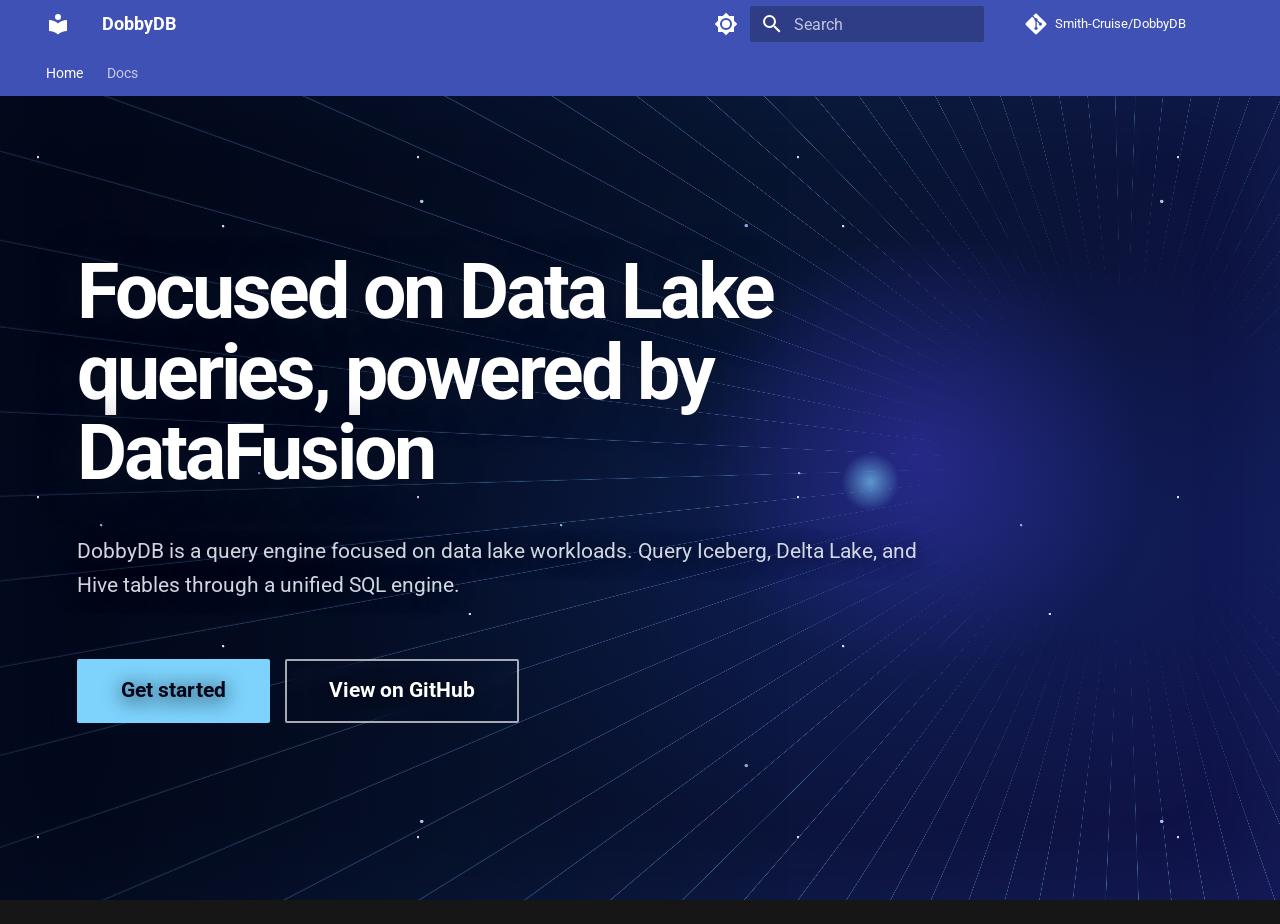
<file: index.html>
<!doctype html>
<html lang="en" class="no-js">
  <head>
    
      <meta charset="utf-8">
      <meta name="viewport" content="width=device-width,initial-scale=1">
      
        <meta name="description" content="A DataFusion-based query engine for lakehouse workloads">
      
      
      
        <link rel="canonical" href="https://smith-cruise.github.io/dobbydb/">
      
      
      
        <link rel="next" href="getting-started/">
      
      
        
      
      
      <link rel="icon" href="assets/images/favicon.png">
      <meta name="generator" content="mkdocs-1.6.1, mkdocs-material-9.7.6">
    
    
      
        <title>DobbyDB</title>
      
    
    
      <link rel="stylesheet" href="assets/stylesheets/main.484c7ddc.min.css">
      
        
        <link rel="stylesheet" href="assets/stylesheets/palette.ab4e12ef.min.css">
      
      


    
    
      
    
    
      
        
        
        <link rel="preconnect" href="https://fonts.gstatic.com" crossorigin>
        <link rel="stylesheet" href="https://fonts.googleapis.com/css?family=Roboto:300,300i,400,400i,700,700i%7CRoboto+Mono:400,400i,700,700i&display=fallback">
        <style>:root{--md-text-font:"Roboto";--md-code-font:"Roboto Mono"}</style>
      
    
    
      <link rel="stylesheet" href="stylesheets/extra.css">
    
    <script>__md_scope=new URL(".",location),__md_hash=e=>[...e].reduce(((e,_)=>(e<<5)-e+_.charCodeAt(0)),0),__md_get=(e,_=localStorage,t=__md_scope)=>JSON.parse(_.getItem(t.pathname+"."+e)),__md_set=(e,_,t=localStorage,a=__md_scope)=>{try{t.setItem(a.pathname+"."+e,JSON.stringify(_))}catch(e){}}</script>
    
      

    
    
  </head>
  
  
    
    
      
    
    
    
    
    <body dir="ltr" data-md-color-scheme="default" data-md-color-primary="indigo" data-md-color-accent="indigo">
  
    
    <input class="md-toggle" data-md-toggle="drawer" type="checkbox" id="__drawer" autocomplete="off">
    <input class="md-toggle" data-md-toggle="search" type="checkbox" id="__search" autocomplete="off">
    <label class="md-overlay" for="__drawer"></label>
    <div data-md-component="skip">
      
        
        <a href="#focused-on-data-lake-queries-powered-by-datafusion" class="md-skip">
          Skip to content
        </a>
      
    </div>
    <div data-md-component="announce">
      
    </div>
    
    
      

<header class="md-header" data-md-component="header">
  <nav class="md-header__inner md-grid" aria-label="Header">
    <a href="." title="DobbyDB" class="md-header__button md-logo" aria-label="DobbyDB" data-md-component="logo">
      
  
  <svg xmlns="http://www.w3.org/2000/svg" viewBox="0 0 24 24"><path d="M12 8a3 3 0 0 0 3-3 3 3 0 0 0-3-3 3 3 0 0 0-3 3 3 3 0 0 0 3 3m0 3.54C9.64 9.35 6.5 8 3 8v11c3.5 0 6.64 1.35 9 3.54 2.36-2.19 5.5-3.54 9-3.54V8c-3.5 0-6.64 1.35-9 3.54"/></svg>

    </a>
    <label class="md-header__button md-icon" for="__drawer">
      
      <svg xmlns="http://www.w3.org/2000/svg" viewBox="0 0 24 24"><path d="M3 6h18v2H3zm0 5h18v2H3zm0 5h18v2H3z"/></svg>
    </label>
    <div class="md-header__title" data-md-component="header-title">
      <div class="md-header__ellipsis">
        <div class="md-header__topic">
          <span class="md-ellipsis">
            DobbyDB
          </span>
        </div>
        <div class="md-header__topic" data-md-component="header-topic">
          <span class="md-ellipsis">
            
              Home
            
          </span>
        </div>
      </div>
    </div>
    
      
        <form class="md-header__option" data-md-component="palette">
  
    
    
    
    <input class="md-option" data-md-color-media="(prefers-color-scheme: light)" data-md-color-scheme="default" data-md-color-primary="indigo" data-md-color-accent="indigo"  aria-label="Switch to dark mode"  type="radio" name="__palette" id="__palette_0">
    
      <label class="md-header__button md-icon" title="Switch to dark mode" for="__palette_1" hidden>
        <svg xmlns="http://www.w3.org/2000/svg" viewBox="0 0 24 24"><path d="M12 8a4 4 0 0 0-4 4 4 4 0 0 0 4 4 4 4 0 0 0 4-4 4 4 0 0 0-4-4m0 10a6 6 0 0 1-6-6 6 6 0 0 1 6-6 6 6 0 0 1 6 6 6 6 0 0 1-6 6m8-9.31V4h-4.69L12 .69 8.69 4H4v4.69L.69 12 4 15.31V20h4.69L12 23.31 15.31 20H20v-4.69L23.31 12z"/></svg>
      </label>
    
  
    
    
    
    <input class="md-option" data-md-color-media="(prefers-color-scheme: dark)" data-md-color-scheme="slate" data-md-color-primary="indigo" data-md-color-accent="indigo"  aria-label="Switch to light mode"  type="radio" name="__palette" id="__palette_1">
    
      <label class="md-header__button md-icon" title="Switch to light mode" for="__palette_0" hidden>
        <svg xmlns="http://www.w3.org/2000/svg" viewBox="0 0 24 24"><path d="M12 18c-.89 0-1.74-.2-2.5-.55C11.56 16.5 13 14.42 13 12s-1.44-4.5-3.5-5.45C10.26 6.2 11.11 6 12 6a6 6 0 0 1 6 6 6 6 0 0 1-6 6m8-9.31V4h-4.69L12 .69 8.69 4H4v4.69L.69 12 4 15.31V20h4.69L12 23.31 15.31 20H20v-4.69L23.31 12z"/></svg>
      </label>
    
  
</form>
      
    
    
      <script>var palette=__md_get("__palette");if(palette&&palette.color){if("(prefers-color-scheme)"===palette.color.media){var media=matchMedia("(prefers-color-scheme: light)"),input=document.querySelector(media.matches?"[data-md-color-media='(prefers-color-scheme: light)']":"[data-md-color-media='(prefers-color-scheme: dark)']");palette.color.media=input.getAttribute("data-md-color-media"),palette.color.scheme=input.getAttribute("data-md-color-scheme"),palette.color.primary=input.getAttribute("data-md-color-primary"),palette.color.accent=input.getAttribute("data-md-color-accent")}for(var[key,value]of Object.entries(palette.color))document.body.setAttribute("data-md-color-"+key,value)}</script>
    
    
    
      
      
        <label class="md-header__button md-icon" for="__search">
          
          <svg xmlns="http://www.w3.org/2000/svg" viewBox="0 0 24 24"><path d="M9.5 3A6.5 6.5 0 0 1 16 9.5c0 1.61-.59 3.09-1.56 4.23l.27.27h.79l5 5-1.5 1.5-5-5v-.79l-.27-.27A6.52 6.52 0 0 1 9.5 16 6.5 6.5 0 0 1 3 9.5 6.5 6.5 0 0 1 9.5 3m0 2C7 5 5 7 5 9.5S7 14 9.5 14 14 12 14 9.5 12 5 9.5 5"/></svg>
        </label>
        <div class="md-search" data-md-component="search" role="dialog">
  <label class="md-search__overlay" for="__search"></label>
  <div class="md-search__inner" role="search">
    <form class="md-search__form" name="search">
      <input type="text" class="md-search__input" name="query" aria-label="Search" placeholder="Search" autocapitalize="off" autocorrect="off" autocomplete="off" spellcheck="false" data-md-component="search-query" required>
      <label class="md-search__icon md-icon" for="__search">
        
        <svg xmlns="http://www.w3.org/2000/svg" viewBox="0 0 24 24"><path d="M9.5 3A6.5 6.5 0 0 1 16 9.5c0 1.61-.59 3.09-1.56 4.23l.27.27h.79l5 5-1.5 1.5-5-5v-.79l-.27-.27A6.52 6.52 0 0 1 9.5 16 6.5 6.5 0 0 1 3 9.5 6.5 6.5 0 0 1 9.5 3m0 2C7 5 5 7 5 9.5S7 14 9.5 14 14 12 14 9.5 12 5 9.5 5"/></svg>
        
        <svg xmlns="http://www.w3.org/2000/svg" viewBox="0 0 24 24"><path d="M20 11v2H8l5.5 5.5-1.42 1.42L4.16 12l7.92-7.92L13.5 5.5 8 11z"/></svg>
      </label>
      <nav class="md-search__options" aria-label="Search">
        
        <button type="reset" class="md-search__icon md-icon" title="Clear" aria-label="Clear" tabindex="-1">
          
          <svg xmlns="http://www.w3.org/2000/svg" viewBox="0 0 24 24"><path d="M19 6.41 17.59 5 12 10.59 6.41 5 5 6.41 10.59 12 5 17.59 6.41 19 12 13.41 17.59 19 19 17.59 13.41 12z"/></svg>
        </button>
      </nav>
      
    </form>
    <div class="md-search__output">
      <div class="md-search__scrollwrap" tabindex="0" data-md-scrollfix>
        <div class="md-search-result" data-md-component="search-result">
          <div class="md-search-result__meta">
            Initializing search
          </div>
          <ol class="md-search-result__list" role="presentation"></ol>
        </div>
      </div>
    </div>
  </div>
</div>
      
    
    
      <div class="md-header__source">
        <a href="https://github.com/Smith-Cruise/DobbyDB" title="Go to repository" class="md-source" data-md-component="source">
  <div class="md-source__icon md-icon">
    
    <svg xmlns="http://www.w3.org/2000/svg" viewBox="0 0 448 512"><!--! Font Awesome Free 7.1.0 by @fontawesome - https://fontawesome.com License - https://fontawesome.com/license/free (Icons: CC BY 4.0, Fonts: SIL OFL 1.1, Code: MIT License) Copyright 2025 Fonticons, Inc.--><path d="M439.6 236.1 244 40.5c-5.4-5.5-12.8-8.5-20.4-8.5s-15 3-20.4 8.4L162.5 81l51.5 51.5c27.1-9.1 52.7 16.8 43.4 43.7l49.7 49.7c34.2-11.8 61.2 31 35.5 56.7-26.5 26.5-70.2-2.9-56-37.3L240.3 199v121.9c25.3 12.5 22.3 41.8 9.1 55-6.4 6.4-15.2 10.1-24.3 10.1s-17.8-3.6-24.3-10.1c-17.6-17.6-11.1-46.9 11.2-56v-123c-20.8-8.5-24.6-30.7-18.6-45L142.6 101 8.5 235.1C3 240.6 0 247.9 0 255.5s3 15 8.5 20.4l195.6 195.7c5.4 5.4 12.7 8.4 20.4 8.4s15-3 20.4-8.4l194.7-194.7c5.4-5.4 8.4-12.8 8.4-20.4s-3-15-8.4-20.4"/></svg>
  </div>
  <div class="md-source__repository">
    Smith-Cruise/DobbyDB
  </div>
</a>
      </div>
    
  </nav>
  
</header>
    
    <div class="md-container" data-md-component="container">
      
      
        
          
            
<nav class="md-tabs" aria-label="Tabs" data-md-component="tabs">
  <div class="md-grid">
    <ul class="md-tabs__list">
      
        
  
  
  
    
  
  
    <li class="md-tabs__item md-tabs__item--active">
      <a href="." class="md-tabs__link">
        
  
  
    
  
  Home

      </a>
    </li>
  

      
        
  
  
  
  
    
    
      <li class="md-tabs__item">
        <a href="getting-started/" class="md-tabs__link">
          
  
  
  Docs

        </a>
      </li>
    
  

      
    </ul>
  </div>
</nav>
          
        
      
      <main class="md-main" data-md-component="main">
        <div class="md-main__inner md-grid">
          
            
              
                
              
              <div class="md-sidebar md-sidebar--primary" data-md-component="sidebar" data-md-type="navigation" hidden>
                <div class="md-sidebar__scrollwrap">
                  <div class="md-sidebar__inner">
                    


  


<nav class="md-nav md-nav--primary md-nav--lifted" aria-label="Navigation" data-md-level="0">
  <label class="md-nav__title" for="__drawer">
    <a href="." title="DobbyDB" class="md-nav__button md-logo" aria-label="DobbyDB" data-md-component="logo">
      
  
  <svg xmlns="http://www.w3.org/2000/svg" viewBox="0 0 24 24"><path d="M12 8a3 3 0 0 0 3-3 3 3 0 0 0-3-3 3 3 0 0 0-3 3 3 3 0 0 0 3 3m0 3.54C9.64 9.35 6.5 8 3 8v11c3.5 0 6.64 1.35 9 3.54 2.36-2.19 5.5-3.54 9-3.54V8c-3.5 0-6.64 1.35-9 3.54"/></svg>

    </a>
    DobbyDB
  </label>
  
    <div class="md-nav__source">
      <a href="https://github.com/Smith-Cruise/DobbyDB" title="Go to repository" class="md-source" data-md-component="source">
  <div class="md-source__icon md-icon">
    
    <svg xmlns="http://www.w3.org/2000/svg" viewBox="0 0 448 512"><!--! Font Awesome Free 7.1.0 by @fontawesome - https://fontawesome.com License - https://fontawesome.com/license/free (Icons: CC BY 4.0, Fonts: SIL OFL 1.1, Code: MIT License) Copyright 2025 Fonticons, Inc.--><path d="M439.6 236.1 244 40.5c-5.4-5.5-12.8-8.5-20.4-8.5s-15 3-20.4 8.4L162.5 81l51.5 51.5c27.1-9.1 52.7 16.8 43.4 43.7l49.7 49.7c34.2-11.8 61.2 31 35.5 56.7-26.5 26.5-70.2-2.9-56-37.3L240.3 199v121.9c25.3 12.5 22.3 41.8 9.1 55-6.4 6.4-15.2 10.1-24.3 10.1s-17.8-3.6-24.3-10.1c-17.6-17.6-11.1-46.9 11.2-56v-123c-20.8-8.5-24.6-30.7-18.6-45L142.6 101 8.5 235.1C3 240.6 0 247.9 0 255.5s3 15 8.5 20.4l195.6 195.7c5.4 5.4 12.7 8.4 20.4 8.4s15-3 20.4-8.4l194.7-194.7c5.4-5.4 8.4-12.8 8.4-20.4s-3-15-8.4-20.4"/></svg>
  </div>
  <div class="md-source__repository">
    Smith-Cruise/DobbyDB
  </div>
</a>
    </div>
  
  <ul class="md-nav__list" data-md-scrollfix>
    
      
      
  
  
    
  
  
  
    <li class="md-nav__item md-nav__item--active">
      
      <input class="md-nav__toggle md-toggle" type="checkbox" id="__toc">
      
      
        
      
      
      <a href="." class="md-nav__link md-nav__link--active">
        
  
  
  <span class="md-ellipsis">
    
  
    Home
  

    
  </span>
  
  

      </a>
      
    </li>
  

    
      
      
  
  
  
  
    
    
    
    
      
      
    
    
    <li class="md-nav__item md-nav__item--nested">
      
        
        
        <input class="md-nav__toggle md-toggle " type="checkbox" id="__nav_2" >
        
          
          <label class="md-nav__link" for="__nav_2" id="__nav_2_label" tabindex="0">
            
  
  
  <span class="md-ellipsis">
    
  
    Docs
  

    
  </span>
  
  

            <span class="md-nav__icon md-icon"></span>
          </label>
        
        <nav class="md-nav" data-md-level="1" aria-labelledby="__nav_2_label" aria-expanded="false">
          <label class="md-nav__title" for="__nav_2">
            <span class="md-nav__icon md-icon"></span>
            
  
    Docs
  

          </label>
          <ul class="md-nav__list" data-md-scrollfix>
            
              
                
  
  
  
  
    <li class="md-nav__item">
      <a href="getting-started/" class="md-nav__link">
        
  
  
  <span class="md-ellipsis">
    
  
    Getting started
  

    
  </span>
  
  

      </a>
    </li>
  

              
            
              
                
  
  
  
  
    <li class="md-nav__item">
      <a href="server/" class="md-nav__link">
        
  
  
  <span class="md-ellipsis">
    
  
    Server
  

    
  </span>
  
  

      </a>
    </li>
  

              
            
              
                
  
  
  
  
    <li class="md-nav__item">
      <a href="catalog/" class="md-nav__link">
        
  
  
  <span class="md-ellipsis">
    
  
    Catalog
  

    
  </span>
  
  

      </a>
    </li>
  

              
            
              
                
  
  
  
  
    <li class="md-nav__item">
      <a href="storage/" class="md-nav__link">
        
  
  
  <span class="md-ellipsis">
    
  
    Storage
  

    
  </span>
  
  

      </a>
    </li>
  

              
            
              
                
  
  
  
  
    <li class="md-nav__item">
      <a href="table-format/" class="md-nav__link">
        
  
  
  <span class="md-ellipsis">
    
  
    Table formats
  

    
  </span>
  
  

      </a>
    </li>
  

              
            
          </ul>
        </nav>
      
    </li>
  

    
  </ul>
</nav>
                  </div>
                </div>
              </div>
            
            
              
                
              
              <div class="md-sidebar md-sidebar--secondary" data-md-component="sidebar" data-md-type="toc" hidden>
                <div class="md-sidebar__scrollwrap">
                  <div class="md-sidebar__inner">
                    

<nav class="md-nav md-nav--secondary" aria-label="Table of contents">
  
  
  
    
  
  
</nav>
                  </div>
                </div>
              </div>
            
          
          
            <div class="md-content" data-md-component="content">
              
              <article class="md-content__inner md-typeset">
                
                  
  



  
  


<section class="ddb-hero">
<h1 id="focused-on-data-lake-queries-powered-by-datafusion">Focused on Data Lake queries, powered by DataFusion</h1>
<p>DobbyDB is a query engine focused on data lake workloads. Query Iceberg,
Delta Lake, and Hive tables through a unified SQL engine.</p>
<p><a class="md-button md-button--primary" href="getting-started/">Get started</a>
<a class="md-button" href="https://github.com/Smith-Cruise/DobbyDB">View on GitHub</a></p>
</section>







  
  




  



                
              </article>
            </div>
          
          
<script>var target=document.getElementById(location.hash.slice(1));target&&target.name&&(target.checked=target.name.startsWith("__tabbed_"))</script>
        </div>
        
      </main>
      
        <footer class="md-footer">
  
    
      
        
      
      <nav class="md-footer__inner md-grid" aria-label="Footer" hidden>
        
        
          
          <a href="getting-started/" class="md-footer__link md-footer__link--next" aria-label="Next: Getting started">
            <div class="md-footer__title">
              <span class="md-footer__direction">
                Next
              </span>
              <div class="md-ellipsis">
                Getting started
              </div>
            </div>
            <div class="md-footer__button md-icon">
              
              <svg xmlns="http://www.w3.org/2000/svg" viewBox="0 0 24 24"><path d="M4 11v2h12l-5.5 5.5 1.42 1.42L19.84 12l-7.92-7.92L10.5 5.5 16 11z"/></svg>
            </div>
          </a>
        
      </nav>
    
  
  <div class="md-footer-meta md-typeset">
    <div class="md-footer-meta__inner md-grid">
      <div class="md-copyright">
  
  
</div>
      
    </div>
  </div>
</footer>
      
    </div>
    <div class="md-dialog" data-md-component="dialog">
      <div class="md-dialog__inner md-typeset"></div>
    </div>
    
    
    
      
      
      <script id="__config" type="application/json">{"annotate": null, "base": ".", "features": ["navigation.instant", "navigation.tabs", "navigation.footer", "content.code.copy"], "search": "assets/javascripts/workers/search.2c215733.min.js", "tags": null, "translations": {"clipboard.copied": "Copied to clipboard", "clipboard.copy": "Copy to clipboard", "search.result.more.one": "1 more on this page", "search.result.more.other": "# more on this page", "search.result.none": "No matching documents", "search.result.one": "1 matching document", "search.result.other": "# matching documents", "search.result.placeholder": "Type to start searching", "search.result.term.missing": "Missing", "select.version": "Select version"}, "version": null}</script>
    
    
      <script src="assets/javascripts/bundle.79ae519e.min.js"></script>
      
    
  </body>
</html>
</file>
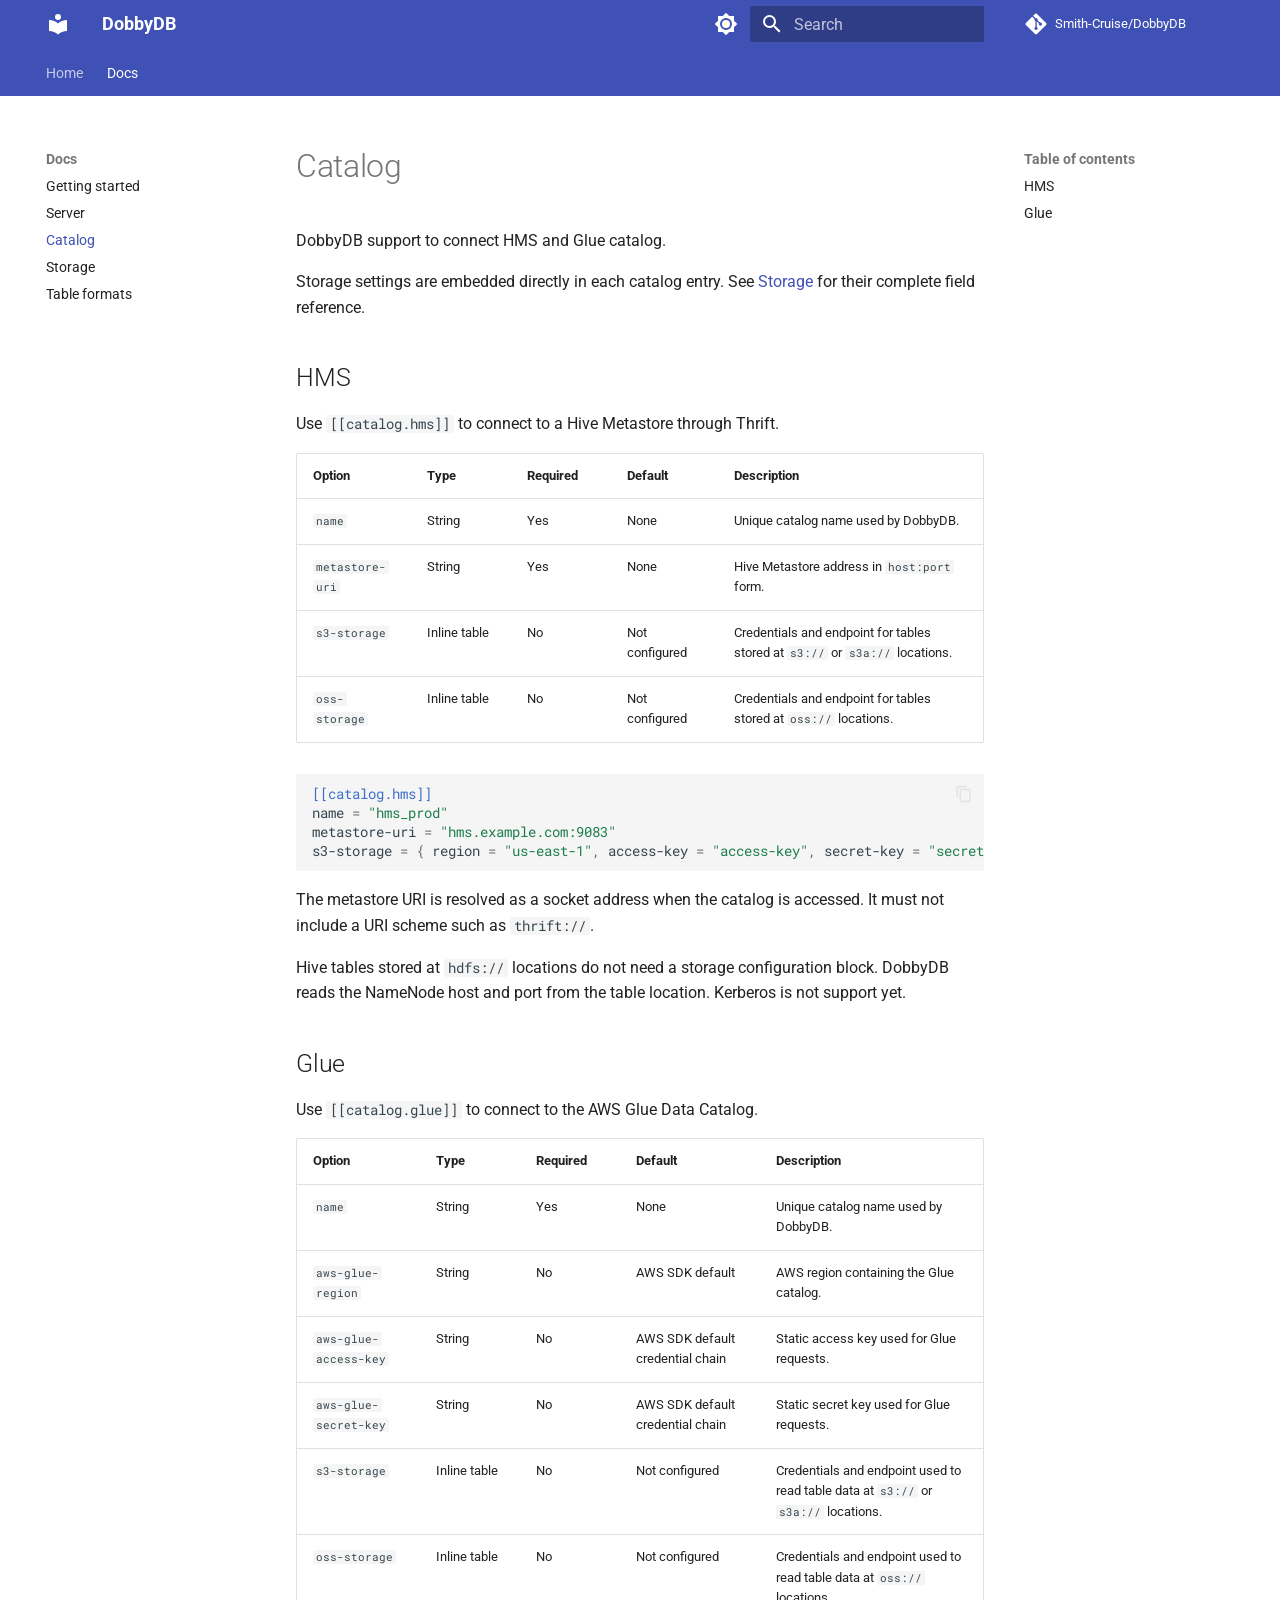
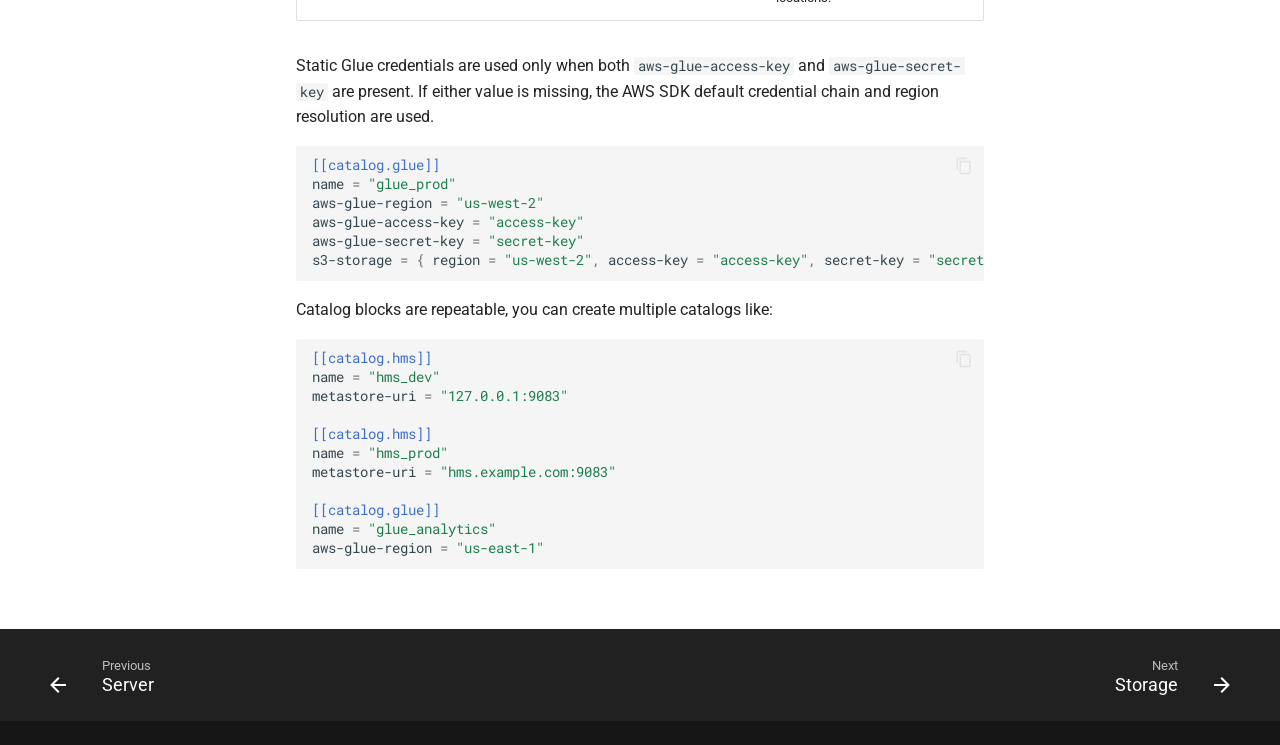
<file: catalog/index.html>
<!doctype html>
<html lang="en" class="no-js">
  <head>
    
      <meta charset="utf-8">
      <meta name="viewport" content="width=device-width,initial-scale=1">
      
        <meta name="description" content="A DataFusion-based query engine for lakehouse workloads">
      
      
      
        <link rel="canonical" href="https://smith-cruise.github.io/dobbydb/catalog/">
      
      
        <link rel="prev" href="../server/">
      
      
        <link rel="next" href="../storage/">
      
      
        
      
      
      <link rel="icon" href="../assets/images/favicon.png">
      <meta name="generator" content="mkdocs-1.6.1, mkdocs-material-9.7.6">
    
    
      
        <title>Catalog - DobbyDB</title>
      
    
    
      <link rel="stylesheet" href="../assets/stylesheets/main.484c7ddc.min.css">
      
        
        <link rel="stylesheet" href="../assets/stylesheets/palette.ab4e12ef.min.css">
      
      


    
    
      
    
    
      
        
        
        <link rel="preconnect" href="https://fonts.gstatic.com" crossorigin>
        <link rel="stylesheet" href="https://fonts.googleapis.com/css?family=Roboto:300,300i,400,400i,700,700i%7CRoboto+Mono:400,400i,700,700i&display=fallback">
        <style>:root{--md-text-font:"Roboto";--md-code-font:"Roboto Mono"}</style>
      
    
    
      <link rel="stylesheet" href="../stylesheets/extra.css">
    
    <script>__md_scope=new URL("..",location),__md_hash=e=>[...e].reduce(((e,_)=>(e<<5)-e+_.charCodeAt(0)),0),__md_get=(e,_=localStorage,t=__md_scope)=>JSON.parse(_.getItem(t.pathname+"."+e)),__md_set=(e,_,t=localStorage,a=__md_scope)=>{try{t.setItem(a.pathname+"."+e,JSON.stringify(_))}catch(e){}}</script>
    
      

    
    
  </head>
  
  
    
    
      
    
    
    
    
    <body dir="ltr" data-md-color-scheme="default" data-md-color-primary="indigo" data-md-color-accent="indigo">
  
    
    <input class="md-toggle" data-md-toggle="drawer" type="checkbox" id="__drawer" autocomplete="off">
    <input class="md-toggle" data-md-toggle="search" type="checkbox" id="__search" autocomplete="off">
    <label class="md-overlay" for="__drawer"></label>
    <div data-md-component="skip">
      
        
        <a href="#catalog" class="md-skip">
          Skip to content
        </a>
      
    </div>
    <div data-md-component="announce">
      
    </div>
    
    
      

<header class="md-header" data-md-component="header">
  <nav class="md-header__inner md-grid" aria-label="Header">
    <a href=".." title="DobbyDB" class="md-header__button md-logo" aria-label="DobbyDB" data-md-component="logo">
      
  
  <svg xmlns="http://www.w3.org/2000/svg" viewBox="0 0 24 24"><path d="M12 8a3 3 0 0 0 3-3 3 3 0 0 0-3-3 3 3 0 0 0-3 3 3 3 0 0 0 3 3m0 3.54C9.64 9.35 6.5 8 3 8v11c3.5 0 6.64 1.35 9 3.54 2.36-2.19 5.5-3.54 9-3.54V8c-3.5 0-6.64 1.35-9 3.54"/></svg>

    </a>
    <label class="md-header__button md-icon" for="__drawer">
      
      <svg xmlns="http://www.w3.org/2000/svg" viewBox="0 0 24 24"><path d="M3 6h18v2H3zm0 5h18v2H3zm0 5h18v2H3z"/></svg>
    </label>
    <div class="md-header__title" data-md-component="header-title">
      <div class="md-header__ellipsis">
        <div class="md-header__topic">
          <span class="md-ellipsis">
            DobbyDB
          </span>
        </div>
        <div class="md-header__topic" data-md-component="header-topic">
          <span class="md-ellipsis">
            
              Catalog
            
          </span>
        </div>
      </div>
    </div>
    
      
        <form class="md-header__option" data-md-component="palette">
  
    
    
    
    <input class="md-option" data-md-color-media="(prefers-color-scheme: light)" data-md-color-scheme="default" data-md-color-primary="indigo" data-md-color-accent="indigo"  aria-label="Switch to dark mode"  type="radio" name="__palette" id="__palette_0">
    
      <label class="md-header__button md-icon" title="Switch to dark mode" for="__palette_1" hidden>
        <svg xmlns="http://www.w3.org/2000/svg" viewBox="0 0 24 24"><path d="M12 8a4 4 0 0 0-4 4 4 4 0 0 0 4 4 4 4 0 0 0 4-4 4 4 0 0 0-4-4m0 10a6 6 0 0 1-6-6 6 6 0 0 1 6-6 6 6 0 0 1 6 6 6 6 0 0 1-6 6m8-9.31V4h-4.69L12 .69 8.69 4H4v4.69L.69 12 4 15.31V20h4.69L12 23.31 15.31 20H20v-4.69L23.31 12z"/></svg>
      </label>
    
  
    
    
    
    <input class="md-option" data-md-color-media="(prefers-color-scheme: dark)" data-md-color-scheme="slate" data-md-color-primary="indigo" data-md-color-accent="indigo"  aria-label="Switch to light mode"  type="radio" name="__palette" id="__palette_1">
    
      <label class="md-header__button md-icon" title="Switch to light mode" for="__palette_0" hidden>
        <svg xmlns="http://www.w3.org/2000/svg" viewBox="0 0 24 24"><path d="M12 18c-.89 0-1.74-.2-2.5-.55C11.56 16.5 13 14.42 13 12s-1.44-4.5-3.5-5.45C10.26 6.2 11.11 6 12 6a6 6 0 0 1 6 6 6 6 0 0 1-6 6m8-9.31V4h-4.69L12 .69 8.69 4H4v4.69L.69 12 4 15.31V20h4.69L12 23.31 15.31 20H20v-4.69L23.31 12z"/></svg>
      </label>
    
  
</form>
      
    
    
      <script>var palette=__md_get("__palette");if(palette&&palette.color){if("(prefers-color-scheme)"===palette.color.media){var media=matchMedia("(prefers-color-scheme: light)"),input=document.querySelector(media.matches?"[data-md-color-media='(prefers-color-scheme: light)']":"[data-md-color-media='(prefers-color-scheme: dark)']");palette.color.media=input.getAttribute("data-md-color-media"),palette.color.scheme=input.getAttribute("data-md-color-scheme"),palette.color.primary=input.getAttribute("data-md-color-primary"),palette.color.accent=input.getAttribute("data-md-color-accent")}for(var[key,value]of Object.entries(palette.color))document.body.setAttribute("data-md-color-"+key,value)}</script>
    
    
    
      
      
        <label class="md-header__button md-icon" for="__search">
          
          <svg xmlns="http://www.w3.org/2000/svg" viewBox="0 0 24 24"><path d="M9.5 3A6.5 6.5 0 0 1 16 9.5c0 1.61-.59 3.09-1.56 4.23l.27.27h.79l5 5-1.5 1.5-5-5v-.79l-.27-.27A6.52 6.52 0 0 1 9.5 16 6.5 6.5 0 0 1 3 9.5 6.5 6.5 0 0 1 9.5 3m0 2C7 5 5 7 5 9.5S7 14 9.5 14 14 12 14 9.5 12 5 9.5 5"/></svg>
        </label>
        <div class="md-search" data-md-component="search" role="dialog">
  <label class="md-search__overlay" for="__search"></label>
  <div class="md-search__inner" role="search">
    <form class="md-search__form" name="search">
      <input type="text" class="md-search__input" name="query" aria-label="Search" placeholder="Search" autocapitalize="off" autocorrect="off" autocomplete="off" spellcheck="false" data-md-component="search-query" required>
      <label class="md-search__icon md-icon" for="__search">
        
        <svg xmlns="http://www.w3.org/2000/svg" viewBox="0 0 24 24"><path d="M9.5 3A6.5 6.5 0 0 1 16 9.5c0 1.61-.59 3.09-1.56 4.23l.27.27h.79l5 5-1.5 1.5-5-5v-.79l-.27-.27A6.52 6.52 0 0 1 9.5 16 6.5 6.5 0 0 1 3 9.5 6.5 6.5 0 0 1 9.5 3m0 2C7 5 5 7 5 9.5S7 14 9.5 14 14 12 14 9.5 12 5 9.5 5"/></svg>
        
        <svg xmlns="http://www.w3.org/2000/svg" viewBox="0 0 24 24"><path d="M20 11v2H8l5.5 5.5-1.42 1.42L4.16 12l7.92-7.92L13.5 5.5 8 11z"/></svg>
      </label>
      <nav class="md-search__options" aria-label="Search">
        
        <button type="reset" class="md-search__icon md-icon" title="Clear" aria-label="Clear" tabindex="-1">
          
          <svg xmlns="http://www.w3.org/2000/svg" viewBox="0 0 24 24"><path d="M19 6.41 17.59 5 12 10.59 6.41 5 5 6.41 10.59 12 5 17.59 6.41 19 12 13.41 17.59 19 19 17.59 13.41 12z"/></svg>
        </button>
      </nav>
      
    </form>
    <div class="md-search__output">
      <div class="md-search__scrollwrap" tabindex="0" data-md-scrollfix>
        <div class="md-search-result" data-md-component="search-result">
          <div class="md-search-result__meta">
            Initializing search
          </div>
          <ol class="md-search-result__list" role="presentation"></ol>
        </div>
      </div>
    </div>
  </div>
</div>
      
    
    
      <div class="md-header__source">
        <a href="https://github.com/Smith-Cruise/DobbyDB" title="Go to repository" class="md-source" data-md-component="source">
  <div class="md-source__icon md-icon">
    
    <svg xmlns="http://www.w3.org/2000/svg" viewBox="0 0 448 512"><!--! Font Awesome Free 7.1.0 by @fontawesome - https://fontawesome.com License - https://fontawesome.com/license/free (Icons: CC BY 4.0, Fonts: SIL OFL 1.1, Code: MIT License) Copyright 2025 Fonticons, Inc.--><path d="M439.6 236.1 244 40.5c-5.4-5.5-12.8-8.5-20.4-8.5s-15 3-20.4 8.4L162.5 81l51.5 51.5c27.1-9.1 52.7 16.8 43.4 43.7l49.7 49.7c34.2-11.8 61.2 31 35.5 56.7-26.5 26.5-70.2-2.9-56-37.3L240.3 199v121.9c25.3 12.5 22.3 41.8 9.1 55-6.4 6.4-15.2 10.1-24.3 10.1s-17.8-3.6-24.3-10.1c-17.6-17.6-11.1-46.9 11.2-56v-123c-20.8-8.5-24.6-30.7-18.6-45L142.6 101 8.5 235.1C3 240.6 0 247.9 0 255.5s3 15 8.5 20.4l195.6 195.7c5.4 5.4 12.7 8.4 20.4 8.4s15-3 20.4-8.4l194.7-194.7c5.4-5.4 8.4-12.8 8.4-20.4s-3-15-8.4-20.4"/></svg>
  </div>
  <div class="md-source__repository">
    Smith-Cruise/DobbyDB
  </div>
</a>
      </div>
    
  </nav>
  
</header>
    
    <div class="md-container" data-md-component="container">
      
      
        
          
            
<nav class="md-tabs" aria-label="Tabs" data-md-component="tabs">
  <div class="md-grid">
    <ul class="md-tabs__list">
      
        
  
  
  
  
    <li class="md-tabs__item">
      <a href=".." class="md-tabs__link">
        
  
  
    
  
  Home

      </a>
    </li>
  

      
        
  
  
  
    
  
  
    
    
      <li class="md-tabs__item md-tabs__item--active">
        <a href="../getting-started/" class="md-tabs__link">
          
  
  
  Docs

        </a>
      </li>
    
  

      
    </ul>
  </div>
</nav>
          
        
      
      <main class="md-main" data-md-component="main">
        <div class="md-main__inner md-grid">
          
            
              
              <div class="md-sidebar md-sidebar--primary" data-md-component="sidebar" data-md-type="navigation" >
                <div class="md-sidebar__scrollwrap">
                  <div class="md-sidebar__inner">
                    


  


<nav class="md-nav md-nav--primary md-nav--lifted" aria-label="Navigation" data-md-level="0">
  <label class="md-nav__title" for="__drawer">
    <a href=".." title="DobbyDB" class="md-nav__button md-logo" aria-label="DobbyDB" data-md-component="logo">
      
  
  <svg xmlns="http://www.w3.org/2000/svg" viewBox="0 0 24 24"><path d="M12 8a3 3 0 0 0 3-3 3 3 0 0 0-3-3 3 3 0 0 0-3 3 3 3 0 0 0 3 3m0 3.54C9.64 9.35 6.5 8 3 8v11c3.5 0 6.64 1.35 9 3.54 2.36-2.19 5.5-3.54 9-3.54V8c-3.5 0-6.64 1.35-9 3.54"/></svg>

    </a>
    DobbyDB
  </label>
  
    <div class="md-nav__source">
      <a href="https://github.com/Smith-Cruise/DobbyDB" title="Go to repository" class="md-source" data-md-component="source">
  <div class="md-source__icon md-icon">
    
    <svg xmlns="http://www.w3.org/2000/svg" viewBox="0 0 448 512"><!--! Font Awesome Free 7.1.0 by @fontawesome - https://fontawesome.com License - https://fontawesome.com/license/free (Icons: CC BY 4.0, Fonts: SIL OFL 1.1, Code: MIT License) Copyright 2025 Fonticons, Inc.--><path d="M439.6 236.1 244 40.5c-5.4-5.5-12.8-8.5-20.4-8.5s-15 3-20.4 8.4L162.5 81l51.5 51.5c27.1-9.1 52.7 16.8 43.4 43.7l49.7 49.7c34.2-11.8 61.2 31 35.5 56.7-26.5 26.5-70.2-2.9-56-37.3L240.3 199v121.9c25.3 12.5 22.3 41.8 9.1 55-6.4 6.4-15.2 10.1-24.3 10.1s-17.8-3.6-24.3-10.1c-17.6-17.6-11.1-46.9 11.2-56v-123c-20.8-8.5-24.6-30.7-18.6-45L142.6 101 8.5 235.1C3 240.6 0 247.9 0 255.5s3 15 8.5 20.4l195.6 195.7c5.4 5.4 12.7 8.4 20.4 8.4s15-3 20.4-8.4l194.7-194.7c5.4-5.4 8.4-12.8 8.4-20.4s-3-15-8.4-20.4"/></svg>
  </div>
  <div class="md-source__repository">
    Smith-Cruise/DobbyDB
  </div>
</a>
    </div>
  
  <ul class="md-nav__list" data-md-scrollfix>
    
      
      
  
  
  
  
    <li class="md-nav__item">
      <a href=".." class="md-nav__link">
        
  
  
  <span class="md-ellipsis">
    
  
    Home
  

    
  </span>
  
  

      </a>
    </li>
  

    
      
      
  
  
    
  
  
  
    
    
    
    
      
        
        
      
      
    
    
    <li class="md-nav__item md-nav__item--active md-nav__item--section md-nav__item--nested">
      
        
        
        <input class="md-nav__toggle md-toggle " type="checkbox" id="__nav_2" checked>
        
          
          <label class="md-nav__link" for="__nav_2" id="__nav_2_label" tabindex="">
            
  
  
  <span class="md-ellipsis">
    
  
    Docs
  

    
  </span>
  
  

            <span class="md-nav__icon md-icon"></span>
          </label>
        
        <nav class="md-nav" data-md-level="1" aria-labelledby="__nav_2_label" aria-expanded="true">
          <label class="md-nav__title" for="__nav_2">
            <span class="md-nav__icon md-icon"></span>
            
  
    Docs
  

          </label>
          <ul class="md-nav__list" data-md-scrollfix>
            
              
                
  
  
  
  
    <li class="md-nav__item">
      <a href="../getting-started/" class="md-nav__link">
        
  
  
  <span class="md-ellipsis">
    
  
    Getting started
  

    
  </span>
  
  

      </a>
    </li>
  

              
            
              
                
  
  
  
  
    <li class="md-nav__item">
      <a href="../server/" class="md-nav__link">
        
  
  
  <span class="md-ellipsis">
    
  
    Server
  

    
  </span>
  
  

      </a>
    </li>
  

              
            
              
                
  
  
    
  
  
  
    <li class="md-nav__item md-nav__item--active">
      
      <input class="md-nav__toggle md-toggle" type="checkbox" id="__toc">
      
      
        
      
      
        <label class="md-nav__link md-nav__link--active" for="__toc">
          
  
  
  <span class="md-ellipsis">
    
  
    Catalog
  

    
  </span>
  
  

          <span class="md-nav__icon md-icon"></span>
        </label>
      
      <a href="./" class="md-nav__link md-nav__link--active">
        
  
  
  <span class="md-ellipsis">
    
  
    Catalog
  

    
  </span>
  
  

      </a>
      
        

<nav class="md-nav md-nav--secondary" aria-label="Table of contents">
  
  
  
    
  
  
    <label class="md-nav__title" for="__toc">
      <span class="md-nav__icon md-icon"></span>
      Table of contents
    </label>
    <ul class="md-nav__list" data-md-component="toc" data-md-scrollfix>
      
        <li class="md-nav__item">
  <a href="#hms" class="md-nav__link">
    <span class="md-ellipsis">
      
        HMS
      
    </span>
  </a>
  
</li>
      
        <li class="md-nav__item">
  <a href="#glue" class="md-nav__link">
    <span class="md-ellipsis">
      
        Glue
      
    </span>
  </a>
  
</li>
      
    </ul>
  
</nav>
      
    </li>
  

              
            
              
                
  
  
  
  
    <li class="md-nav__item">
      <a href="../storage/" class="md-nav__link">
        
  
  
  <span class="md-ellipsis">
    
  
    Storage
  

    
  </span>
  
  

      </a>
    </li>
  

              
            
              
                
  
  
  
  
    <li class="md-nav__item">
      <a href="../table-format/" class="md-nav__link">
        
  
  
  <span class="md-ellipsis">
    
  
    Table formats
  

    
  </span>
  
  

      </a>
    </li>
  

              
            
          </ul>
        </nav>
      
    </li>
  

    
  </ul>
</nav>
                  </div>
                </div>
              </div>
            
            
              
              <div class="md-sidebar md-sidebar--secondary" data-md-component="sidebar" data-md-type="toc" >
                <div class="md-sidebar__scrollwrap">
                  <div class="md-sidebar__inner">
                    

<nav class="md-nav md-nav--secondary" aria-label="Table of contents">
  
  
  
    
  
  
    <label class="md-nav__title" for="__toc">
      <span class="md-nav__icon md-icon"></span>
      Table of contents
    </label>
    <ul class="md-nav__list" data-md-component="toc" data-md-scrollfix>
      
        <li class="md-nav__item">
  <a href="#hms" class="md-nav__link">
    <span class="md-ellipsis">
      
        HMS
      
    </span>
  </a>
  
</li>
      
        <li class="md-nav__item">
  <a href="#glue" class="md-nav__link">
    <span class="md-ellipsis">
      
        Glue
      
    </span>
  </a>
  
</li>
      
    </ul>
  
</nav>
                  </div>
                </div>
              </div>
            
          
          
            <div class="md-content" data-md-component="content">
              
              <article class="md-content__inner md-typeset">
                
                  


  
  


<h1 id="catalog">Catalog</h1>
<p>DobbyDB support to connect HMS and Glue catalog.</p>
<p>Storage settings are embedded directly in each catalog entry. See
<a href="../storage/">Storage</a> for their complete field reference.</p>
<h2 id="hms">HMS</h2>
<p>Use <code>[[catalog.hms]]</code> to connect to a Hive Metastore through Thrift.</p>
<table>
<thead>
<tr>
<th>Option</th>
<th>Type</th>
<th>Required</th>
<th>Default</th>
<th>Description</th>
</tr>
</thead>
<tbody>
<tr>
<td><code>name</code></td>
<td>String</td>
<td>Yes</td>
<td>None</td>
<td>Unique catalog name used by DobbyDB.</td>
</tr>
<tr>
<td><code>metastore-uri</code></td>
<td>String</td>
<td>Yes</td>
<td>None</td>
<td>Hive Metastore address in <code>host:port</code> form.</td>
</tr>
<tr>
<td><code>s3-storage</code></td>
<td>Inline table</td>
<td>No</td>
<td>Not configured</td>
<td>Credentials and endpoint for tables stored at <code>s3://</code> or <code>s3a://</code> locations.</td>
</tr>
<tr>
<td><code>oss-storage</code></td>
<td>Inline table</td>
<td>No</td>
<td>Not configured</td>
<td>Credentials and endpoint for tables stored at <code>oss://</code> locations.</td>
</tr>
</tbody>
</table>
<div class="highlight"><pre><span></span><code><a id="__codelineno-0-1" name="__codelineno-0-1" href="#__codelineno-0-1"></a><span class="k">[[catalog.hms]]</span>
<a id="__codelineno-0-2" name="__codelineno-0-2" href="#__codelineno-0-2"></a><span class="n">name</span><span class="w"> </span><span class="o">=</span><span class="w"> </span><span class="s2">&quot;hms_prod&quot;</span>
<a id="__codelineno-0-3" name="__codelineno-0-3" href="#__codelineno-0-3"></a><span class="n">metastore-uri</span><span class="w"> </span><span class="o">=</span><span class="w"> </span><span class="s2">&quot;hms.example.com:9083&quot;</span>
<a id="__codelineno-0-4" name="__codelineno-0-4" href="#__codelineno-0-4"></a><span class="n">s3-storage</span><span class="w"> </span><span class="o">=</span><span class="w"> </span><span class="p">{</span><span class="w"> </span><span class="n">region</span><span class="w"> </span><span class="p">=</span><span class="w"> </span><span class="s2">&quot;us-east-1&quot;</span><span class="p">,</span><span class="w"> </span><span class="n">access-key</span><span class="w"> </span><span class="p">=</span><span class="w"> </span><span class="s2">&quot;access-key&quot;</span><span class="p">,</span><span class="w"> </span><span class="n">secret-key</span><span class="w"> </span><span class="p">=</span><span class="w"> </span><span class="s2">&quot;secret-key&quot;</span><span class="w"> </span><span class="p">}</span>
</code></pre></div>
<p>The metastore URI is resolved as a socket address when the catalog is accessed.
It must not include a URI scheme such as <code>thrift://</code>.</p>
<p>Hive tables stored at <code>hdfs://</code> locations do not need a storage configuration
block. DobbyDB reads the NameNode host and port from the table location. Kerberos
is not support yet.</p>
<h2 id="glue">Glue</h2>
<p>Use <code>[[catalog.glue]]</code> to connect to the AWS Glue Data Catalog.</p>
<table>
<thead>
<tr>
<th>Option</th>
<th>Type</th>
<th>Required</th>
<th>Default</th>
<th>Description</th>
</tr>
</thead>
<tbody>
<tr>
<td><code>name</code></td>
<td>String</td>
<td>Yes</td>
<td>None</td>
<td>Unique catalog name used by DobbyDB.</td>
</tr>
<tr>
<td><code>aws-glue-region</code></td>
<td>String</td>
<td>No</td>
<td>AWS SDK default</td>
<td>AWS region containing the Glue catalog.</td>
</tr>
<tr>
<td><code>aws-glue-access-key</code></td>
<td>String</td>
<td>No</td>
<td>AWS SDK default credential chain</td>
<td>Static access key used for Glue requests.</td>
</tr>
<tr>
<td><code>aws-glue-secret-key</code></td>
<td>String</td>
<td>No</td>
<td>AWS SDK default credential chain</td>
<td>Static secret key used for Glue requests.</td>
</tr>
<tr>
<td><code>s3-storage</code></td>
<td>Inline table</td>
<td>No</td>
<td>Not configured</td>
<td>Credentials and endpoint used to read table data at <code>s3://</code> or <code>s3a://</code> locations.</td>
</tr>
<tr>
<td><code>oss-storage</code></td>
<td>Inline table</td>
<td>No</td>
<td>Not configured</td>
<td>Credentials and endpoint used to read table data at <code>oss://</code> locations.</td>
</tr>
</tbody>
</table>
<p>Static Glue credentials are used only when both <code>aws-glue-access-key</code> and
<code>aws-glue-secret-key</code> are present. If either value is missing, the AWS SDK
default credential chain and region resolution are used.</p>
<div class="highlight"><pre><span></span><code><a id="__codelineno-1-1" name="__codelineno-1-1" href="#__codelineno-1-1"></a><span class="k">[[catalog.glue]]</span>
<a id="__codelineno-1-2" name="__codelineno-1-2" href="#__codelineno-1-2"></a><span class="n">name</span><span class="w"> </span><span class="o">=</span><span class="w"> </span><span class="s2">&quot;glue_prod&quot;</span>
<a id="__codelineno-1-3" name="__codelineno-1-3" href="#__codelineno-1-3"></a><span class="n">aws-glue-region</span><span class="w"> </span><span class="o">=</span><span class="w"> </span><span class="s2">&quot;us-west-2&quot;</span>
<a id="__codelineno-1-4" name="__codelineno-1-4" href="#__codelineno-1-4"></a><span class="n">aws-glue-access-key</span><span class="w"> </span><span class="o">=</span><span class="w"> </span><span class="s2">&quot;access-key&quot;</span>
<a id="__codelineno-1-5" name="__codelineno-1-5" href="#__codelineno-1-5"></a><span class="n">aws-glue-secret-key</span><span class="w"> </span><span class="o">=</span><span class="w"> </span><span class="s2">&quot;secret-key&quot;</span>
<a id="__codelineno-1-6" name="__codelineno-1-6" href="#__codelineno-1-6"></a><span class="n">s3-storage</span><span class="w"> </span><span class="o">=</span><span class="w"> </span><span class="p">{</span><span class="w"> </span><span class="n">region</span><span class="w"> </span><span class="p">=</span><span class="w"> </span><span class="s2">&quot;us-west-2&quot;</span><span class="p">,</span><span class="w"> </span><span class="n">access-key</span><span class="w"> </span><span class="p">=</span><span class="w"> </span><span class="s2">&quot;access-key&quot;</span><span class="p">,</span><span class="w"> </span><span class="n">secret-key</span><span class="w"> </span><span class="p">=</span><span class="w"> </span><span class="s2">&quot;secret-key&quot;</span><span class="w"> </span><span class="p">}</span>
</code></pre></div>
<p>Catalog blocks are repeatable, you can create multiple catalogs like:</p>
<div class="highlight"><pre><span></span><code><a id="__codelineno-2-1" name="__codelineno-2-1" href="#__codelineno-2-1"></a><span class="k">[[catalog.hms]]</span>
<a id="__codelineno-2-2" name="__codelineno-2-2" href="#__codelineno-2-2"></a><span class="n">name</span><span class="w"> </span><span class="o">=</span><span class="w"> </span><span class="s2">&quot;hms_dev&quot;</span>
<a id="__codelineno-2-3" name="__codelineno-2-3" href="#__codelineno-2-3"></a><span class="n">metastore-uri</span><span class="w"> </span><span class="o">=</span><span class="w"> </span><span class="s2">&quot;127.0.0.1:9083&quot;</span>
<a id="__codelineno-2-4" name="__codelineno-2-4" href="#__codelineno-2-4"></a>
<a id="__codelineno-2-5" name="__codelineno-2-5" href="#__codelineno-2-5"></a><span class="k">[[catalog.hms]]</span>
<a id="__codelineno-2-6" name="__codelineno-2-6" href="#__codelineno-2-6"></a><span class="n">name</span><span class="w"> </span><span class="o">=</span><span class="w"> </span><span class="s2">&quot;hms_prod&quot;</span>
<a id="__codelineno-2-7" name="__codelineno-2-7" href="#__codelineno-2-7"></a><span class="n">metastore-uri</span><span class="w"> </span><span class="o">=</span><span class="w"> </span><span class="s2">&quot;hms.example.com:9083&quot;</span>
<a id="__codelineno-2-8" name="__codelineno-2-8" href="#__codelineno-2-8"></a>
<a id="__codelineno-2-9" name="__codelineno-2-9" href="#__codelineno-2-9"></a><span class="k">[[catalog.glue]]</span>
<a id="__codelineno-2-10" name="__codelineno-2-10" href="#__codelineno-2-10"></a><span class="n">name</span><span class="w"> </span><span class="o">=</span><span class="w"> </span><span class="s2">&quot;glue_analytics&quot;</span>
<a id="__codelineno-2-11" name="__codelineno-2-11" href="#__codelineno-2-11"></a><span class="n">aws-glue-region</span><span class="w"> </span><span class="o">=</span><span class="w"> </span><span class="s2">&quot;us-east-1&quot;</span>
</code></pre></div>












                
              </article>
            </div>
          
          
<script>var target=document.getElementById(location.hash.slice(1));target&&target.name&&(target.checked=target.name.startsWith("__tabbed_"))</script>
        </div>
        
      </main>
      
        <footer class="md-footer">
  
    
      
      <nav class="md-footer__inner md-grid" aria-label="Footer" >
        
          
          <a href="../server/" class="md-footer__link md-footer__link--prev" aria-label="Previous: Server">
            <div class="md-footer__button md-icon">
              
              <svg xmlns="http://www.w3.org/2000/svg" viewBox="0 0 24 24"><path d="M20 11v2H8l5.5 5.5-1.42 1.42L4.16 12l7.92-7.92L13.5 5.5 8 11z"/></svg>
            </div>
            <div class="md-footer__title">
              <span class="md-footer__direction">
                Previous
              </span>
              <div class="md-ellipsis">
                Server
              </div>
            </div>
          </a>
        
        
          
          <a href="../storage/" class="md-footer__link md-footer__link--next" aria-label="Next: Storage">
            <div class="md-footer__title">
              <span class="md-footer__direction">
                Next
              </span>
              <div class="md-ellipsis">
                Storage
              </div>
            </div>
            <div class="md-footer__button md-icon">
              
              <svg xmlns="http://www.w3.org/2000/svg" viewBox="0 0 24 24"><path d="M4 11v2h12l-5.5 5.5 1.42 1.42L19.84 12l-7.92-7.92L10.5 5.5 16 11z"/></svg>
            </div>
          </a>
        
      </nav>
    
  
  <div class="md-footer-meta md-typeset">
    <div class="md-footer-meta__inner md-grid">
      <div class="md-copyright">
  
  
</div>
      
    </div>
  </div>
</footer>
      
    </div>
    <div class="md-dialog" data-md-component="dialog">
      <div class="md-dialog__inner md-typeset"></div>
    </div>
    
    
    
      
      
      <script id="__config" type="application/json">{"annotate": null, "base": "..", "features": ["navigation.instant", "navigation.tabs", "navigation.footer", "content.code.copy"], "search": "../assets/javascripts/workers/search.2c215733.min.js", "tags": null, "translations": {"clipboard.copied": "Copied to clipboard", "clipboard.copy": "Copy to clipboard", "search.result.more.one": "1 more on this page", "search.result.more.other": "# more on this page", "search.result.none": "No matching documents", "search.result.one": "1 matching document", "search.result.other": "# matching documents", "search.result.placeholder": "Type to start searching", "search.result.term.missing": "Missing", "select.version": "Select version"}, "version": null}</script>
    
    
      <script src="../assets/javascripts/bundle.79ae519e.min.js"></script>
      
    
  </body>
</html>
</file>
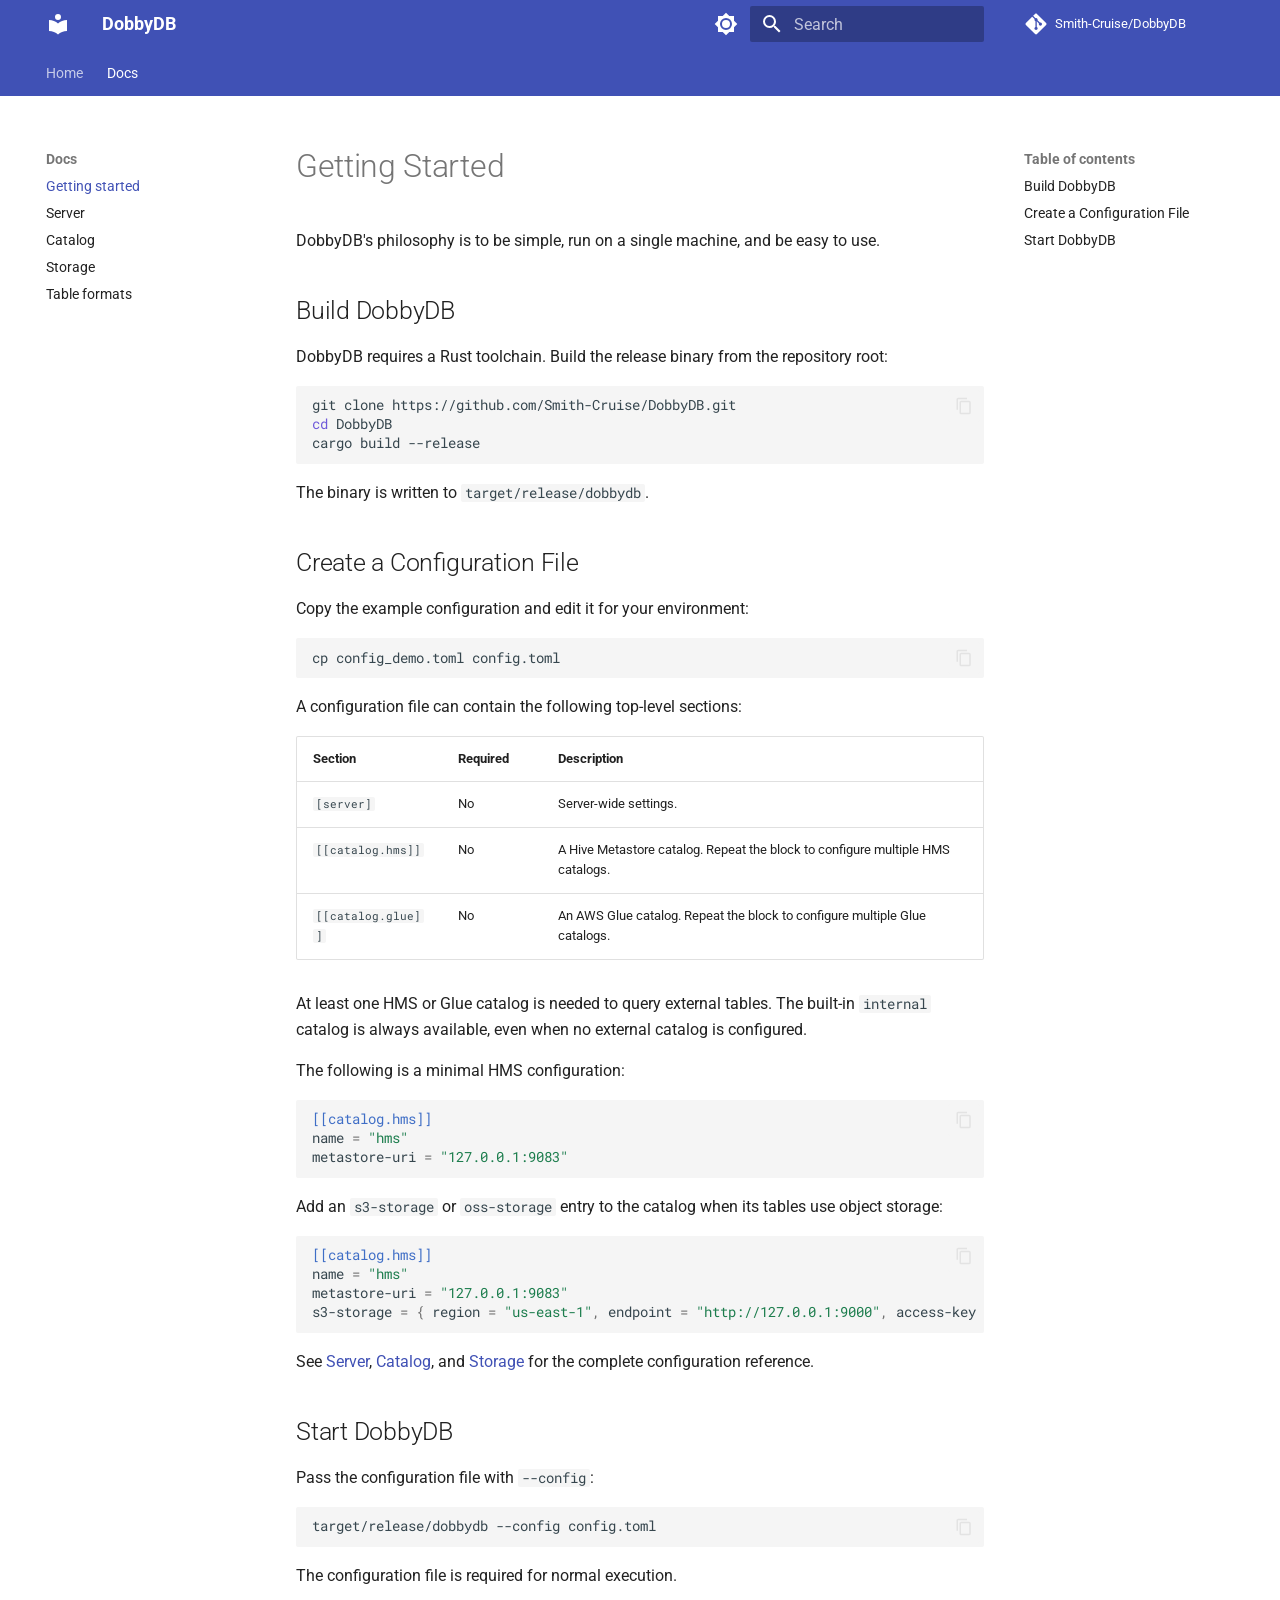
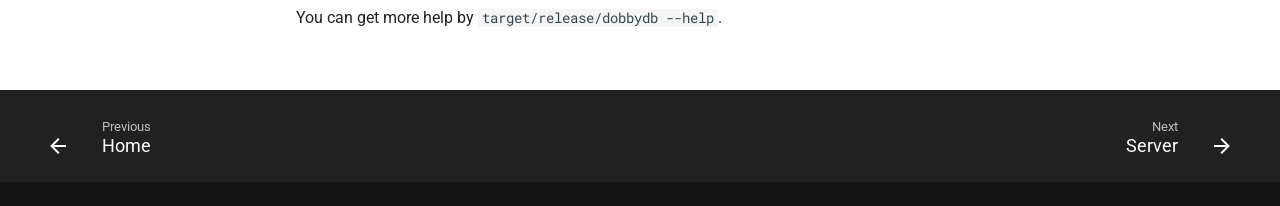
<file: getting-started/index.html>
<!doctype html>
<html lang="en" class="no-js">
  <head>
    
      <meta charset="utf-8">
      <meta name="viewport" content="width=device-width,initial-scale=1">
      
        <meta name="description" content="A DataFusion-based query engine for lakehouse workloads">
      
      
      
        <link rel="canonical" href="https://smith-cruise.github.io/dobbydb/getting-started/">
      
      
        <link rel="prev" href="..">
      
      
        <link rel="next" href="../server/">
      
      
        
      
      
      <link rel="icon" href="../assets/images/favicon.png">
      <meta name="generator" content="mkdocs-1.6.1, mkdocs-material-9.7.6">
    
    
      
        <title>Getting started - DobbyDB</title>
      
    
    
      <link rel="stylesheet" href="../assets/stylesheets/main.484c7ddc.min.css">
      
        
        <link rel="stylesheet" href="../assets/stylesheets/palette.ab4e12ef.min.css">
      
      


    
    
      
    
    
      
        
        
        <link rel="preconnect" href="https://fonts.gstatic.com" crossorigin>
        <link rel="stylesheet" href="https://fonts.googleapis.com/css?family=Roboto:300,300i,400,400i,700,700i%7CRoboto+Mono:400,400i,700,700i&display=fallback">
        <style>:root{--md-text-font:"Roboto";--md-code-font:"Roboto Mono"}</style>
      
    
    
      <link rel="stylesheet" href="../stylesheets/extra.css">
    
    <script>__md_scope=new URL("..",location),__md_hash=e=>[...e].reduce(((e,_)=>(e<<5)-e+_.charCodeAt(0)),0),__md_get=(e,_=localStorage,t=__md_scope)=>JSON.parse(_.getItem(t.pathname+"."+e)),__md_set=(e,_,t=localStorage,a=__md_scope)=>{try{t.setItem(a.pathname+"."+e,JSON.stringify(_))}catch(e){}}</script>
    
      

    
    
  </head>
  
  
    
    
      
    
    
    
    
    <body dir="ltr" data-md-color-scheme="default" data-md-color-primary="indigo" data-md-color-accent="indigo">
  
    
    <input class="md-toggle" data-md-toggle="drawer" type="checkbox" id="__drawer" autocomplete="off">
    <input class="md-toggle" data-md-toggle="search" type="checkbox" id="__search" autocomplete="off">
    <label class="md-overlay" for="__drawer"></label>
    <div data-md-component="skip">
      
        
        <a href="#getting-started" class="md-skip">
          Skip to content
        </a>
      
    </div>
    <div data-md-component="announce">
      
    </div>
    
    
      

<header class="md-header" data-md-component="header">
  <nav class="md-header__inner md-grid" aria-label="Header">
    <a href=".." title="DobbyDB" class="md-header__button md-logo" aria-label="DobbyDB" data-md-component="logo">
      
  
  <svg xmlns="http://www.w3.org/2000/svg" viewBox="0 0 24 24"><path d="M12 8a3 3 0 0 0 3-3 3 3 0 0 0-3-3 3 3 0 0 0-3 3 3 3 0 0 0 3 3m0 3.54C9.64 9.35 6.5 8 3 8v11c3.5 0 6.64 1.35 9 3.54 2.36-2.19 5.5-3.54 9-3.54V8c-3.5 0-6.64 1.35-9 3.54"/></svg>

    </a>
    <label class="md-header__button md-icon" for="__drawer">
      
      <svg xmlns="http://www.w3.org/2000/svg" viewBox="0 0 24 24"><path d="M3 6h18v2H3zm0 5h18v2H3zm0 5h18v2H3z"/></svg>
    </label>
    <div class="md-header__title" data-md-component="header-title">
      <div class="md-header__ellipsis">
        <div class="md-header__topic">
          <span class="md-ellipsis">
            DobbyDB
          </span>
        </div>
        <div class="md-header__topic" data-md-component="header-topic">
          <span class="md-ellipsis">
            
              Getting started
            
          </span>
        </div>
      </div>
    </div>
    
      
        <form class="md-header__option" data-md-component="palette">
  
    
    
    
    <input class="md-option" data-md-color-media="(prefers-color-scheme: light)" data-md-color-scheme="default" data-md-color-primary="indigo" data-md-color-accent="indigo"  aria-label="Switch to dark mode"  type="radio" name="__palette" id="__palette_0">
    
      <label class="md-header__button md-icon" title="Switch to dark mode" for="__palette_1" hidden>
        <svg xmlns="http://www.w3.org/2000/svg" viewBox="0 0 24 24"><path d="M12 8a4 4 0 0 0-4 4 4 4 0 0 0 4 4 4 4 0 0 0 4-4 4 4 0 0 0-4-4m0 10a6 6 0 0 1-6-6 6 6 0 0 1 6-6 6 6 0 0 1 6 6 6 6 0 0 1-6 6m8-9.31V4h-4.69L12 .69 8.69 4H4v4.69L.69 12 4 15.31V20h4.69L12 23.31 15.31 20H20v-4.69L23.31 12z"/></svg>
      </label>
    
  
    
    
    
    <input class="md-option" data-md-color-media="(prefers-color-scheme: dark)" data-md-color-scheme="slate" data-md-color-primary="indigo" data-md-color-accent="indigo"  aria-label="Switch to light mode"  type="radio" name="__palette" id="__palette_1">
    
      <label class="md-header__button md-icon" title="Switch to light mode" for="__palette_0" hidden>
        <svg xmlns="http://www.w3.org/2000/svg" viewBox="0 0 24 24"><path d="M12 18c-.89 0-1.74-.2-2.5-.55C11.56 16.5 13 14.42 13 12s-1.44-4.5-3.5-5.45C10.26 6.2 11.11 6 12 6a6 6 0 0 1 6 6 6 6 0 0 1-6 6m8-9.31V4h-4.69L12 .69 8.69 4H4v4.69L.69 12 4 15.31V20h4.69L12 23.31 15.31 20H20v-4.69L23.31 12z"/></svg>
      </label>
    
  
</form>
      
    
    
      <script>var palette=__md_get("__palette");if(palette&&palette.color){if("(prefers-color-scheme)"===palette.color.media){var media=matchMedia("(prefers-color-scheme: light)"),input=document.querySelector(media.matches?"[data-md-color-media='(prefers-color-scheme: light)']":"[data-md-color-media='(prefers-color-scheme: dark)']");palette.color.media=input.getAttribute("data-md-color-media"),palette.color.scheme=input.getAttribute("data-md-color-scheme"),palette.color.primary=input.getAttribute("data-md-color-primary"),palette.color.accent=input.getAttribute("data-md-color-accent")}for(var[key,value]of Object.entries(palette.color))document.body.setAttribute("data-md-color-"+key,value)}</script>
    
    
    
      
      
        <label class="md-header__button md-icon" for="__search">
          
          <svg xmlns="http://www.w3.org/2000/svg" viewBox="0 0 24 24"><path d="M9.5 3A6.5 6.5 0 0 1 16 9.5c0 1.61-.59 3.09-1.56 4.23l.27.27h.79l5 5-1.5 1.5-5-5v-.79l-.27-.27A6.52 6.52 0 0 1 9.5 16 6.5 6.5 0 0 1 3 9.5 6.5 6.5 0 0 1 9.5 3m0 2C7 5 5 7 5 9.5S7 14 9.5 14 14 12 14 9.5 12 5 9.5 5"/></svg>
        </label>
        <div class="md-search" data-md-component="search" role="dialog">
  <label class="md-search__overlay" for="__search"></label>
  <div class="md-search__inner" role="search">
    <form class="md-search__form" name="search">
      <input type="text" class="md-search__input" name="query" aria-label="Search" placeholder="Search" autocapitalize="off" autocorrect="off" autocomplete="off" spellcheck="false" data-md-component="search-query" required>
      <label class="md-search__icon md-icon" for="__search">
        
        <svg xmlns="http://www.w3.org/2000/svg" viewBox="0 0 24 24"><path d="M9.5 3A6.5 6.5 0 0 1 16 9.5c0 1.61-.59 3.09-1.56 4.23l.27.27h.79l5 5-1.5 1.5-5-5v-.79l-.27-.27A6.52 6.52 0 0 1 9.5 16 6.5 6.5 0 0 1 3 9.5 6.5 6.5 0 0 1 9.5 3m0 2C7 5 5 7 5 9.5S7 14 9.5 14 14 12 14 9.5 12 5 9.5 5"/></svg>
        
        <svg xmlns="http://www.w3.org/2000/svg" viewBox="0 0 24 24"><path d="M20 11v2H8l5.5 5.5-1.42 1.42L4.16 12l7.92-7.92L13.5 5.5 8 11z"/></svg>
      </label>
      <nav class="md-search__options" aria-label="Search">
        
        <button type="reset" class="md-search__icon md-icon" title="Clear" aria-label="Clear" tabindex="-1">
          
          <svg xmlns="http://www.w3.org/2000/svg" viewBox="0 0 24 24"><path d="M19 6.41 17.59 5 12 10.59 6.41 5 5 6.41 10.59 12 5 17.59 6.41 19 12 13.41 17.59 19 19 17.59 13.41 12z"/></svg>
        </button>
      </nav>
      
    </form>
    <div class="md-search__output">
      <div class="md-search__scrollwrap" tabindex="0" data-md-scrollfix>
        <div class="md-search-result" data-md-component="search-result">
          <div class="md-search-result__meta">
            Initializing search
          </div>
          <ol class="md-search-result__list" role="presentation"></ol>
        </div>
      </div>
    </div>
  </div>
</div>
      
    
    
      <div class="md-header__source">
        <a href="https://github.com/Smith-Cruise/DobbyDB" title="Go to repository" class="md-source" data-md-component="source">
  <div class="md-source__icon md-icon">
    
    <svg xmlns="http://www.w3.org/2000/svg" viewBox="0 0 448 512"><!--! Font Awesome Free 7.1.0 by @fontawesome - https://fontawesome.com License - https://fontawesome.com/license/free (Icons: CC BY 4.0, Fonts: SIL OFL 1.1, Code: MIT License) Copyright 2025 Fonticons, Inc.--><path d="M439.6 236.1 244 40.5c-5.4-5.5-12.8-8.5-20.4-8.5s-15 3-20.4 8.4L162.5 81l51.5 51.5c27.1-9.1 52.7 16.8 43.4 43.7l49.7 49.7c34.2-11.8 61.2 31 35.5 56.7-26.5 26.5-70.2-2.9-56-37.3L240.3 199v121.9c25.3 12.5 22.3 41.8 9.1 55-6.4 6.4-15.2 10.1-24.3 10.1s-17.8-3.6-24.3-10.1c-17.6-17.6-11.1-46.9 11.2-56v-123c-20.8-8.5-24.6-30.7-18.6-45L142.6 101 8.5 235.1C3 240.6 0 247.9 0 255.5s3 15 8.5 20.4l195.6 195.7c5.4 5.4 12.7 8.4 20.4 8.4s15-3 20.4-8.4l194.7-194.7c5.4-5.4 8.4-12.8 8.4-20.4s-3-15-8.4-20.4"/></svg>
  </div>
  <div class="md-source__repository">
    Smith-Cruise/DobbyDB
  </div>
</a>
      </div>
    
  </nav>
  
</header>
    
    <div class="md-container" data-md-component="container">
      
      
        
          
            
<nav class="md-tabs" aria-label="Tabs" data-md-component="tabs">
  <div class="md-grid">
    <ul class="md-tabs__list">
      
        
  
  
  
  
    <li class="md-tabs__item">
      <a href=".." class="md-tabs__link">
        
  
  
    
  
  Home

      </a>
    </li>
  

      
        
  
  
  
    
  
  
    
    
      <li class="md-tabs__item md-tabs__item--active">
        <a href="./" class="md-tabs__link">
          
  
  
  Docs

        </a>
      </li>
    
  

      
    </ul>
  </div>
</nav>
          
        
      
      <main class="md-main" data-md-component="main">
        <div class="md-main__inner md-grid">
          
            
              
              <div class="md-sidebar md-sidebar--primary" data-md-component="sidebar" data-md-type="navigation" >
                <div class="md-sidebar__scrollwrap">
                  <div class="md-sidebar__inner">
                    


  


<nav class="md-nav md-nav--primary md-nav--lifted" aria-label="Navigation" data-md-level="0">
  <label class="md-nav__title" for="__drawer">
    <a href=".." title="DobbyDB" class="md-nav__button md-logo" aria-label="DobbyDB" data-md-component="logo">
      
  
  <svg xmlns="http://www.w3.org/2000/svg" viewBox="0 0 24 24"><path d="M12 8a3 3 0 0 0 3-3 3 3 0 0 0-3-3 3 3 0 0 0-3 3 3 3 0 0 0 3 3m0 3.54C9.64 9.35 6.5 8 3 8v11c3.5 0 6.64 1.35 9 3.54 2.36-2.19 5.5-3.54 9-3.54V8c-3.5 0-6.64 1.35-9 3.54"/></svg>

    </a>
    DobbyDB
  </label>
  
    <div class="md-nav__source">
      <a href="https://github.com/Smith-Cruise/DobbyDB" title="Go to repository" class="md-source" data-md-component="source">
  <div class="md-source__icon md-icon">
    
    <svg xmlns="http://www.w3.org/2000/svg" viewBox="0 0 448 512"><!--! Font Awesome Free 7.1.0 by @fontawesome - https://fontawesome.com License - https://fontawesome.com/license/free (Icons: CC BY 4.0, Fonts: SIL OFL 1.1, Code: MIT License) Copyright 2025 Fonticons, Inc.--><path d="M439.6 236.1 244 40.5c-5.4-5.5-12.8-8.5-20.4-8.5s-15 3-20.4 8.4L162.5 81l51.5 51.5c27.1-9.1 52.7 16.8 43.4 43.7l49.7 49.7c34.2-11.8 61.2 31 35.5 56.7-26.5 26.5-70.2-2.9-56-37.3L240.3 199v121.9c25.3 12.5 22.3 41.8 9.1 55-6.4 6.4-15.2 10.1-24.3 10.1s-17.8-3.6-24.3-10.1c-17.6-17.6-11.1-46.9 11.2-56v-123c-20.8-8.5-24.6-30.7-18.6-45L142.6 101 8.5 235.1C3 240.6 0 247.9 0 255.5s3 15 8.5 20.4l195.6 195.7c5.4 5.4 12.7 8.4 20.4 8.4s15-3 20.4-8.4l194.7-194.7c5.4-5.4 8.4-12.8 8.4-20.4s-3-15-8.4-20.4"/></svg>
  </div>
  <div class="md-source__repository">
    Smith-Cruise/DobbyDB
  </div>
</a>
    </div>
  
  <ul class="md-nav__list" data-md-scrollfix>
    
      
      
  
  
  
  
    <li class="md-nav__item">
      <a href=".." class="md-nav__link">
        
  
  
  <span class="md-ellipsis">
    
  
    Home
  

    
  </span>
  
  

      </a>
    </li>
  

    
      
      
  
  
    
  
  
  
    
    
    
    
      
        
        
      
      
    
    
    <li class="md-nav__item md-nav__item--active md-nav__item--section md-nav__item--nested">
      
        
        
        <input class="md-nav__toggle md-toggle " type="checkbox" id="__nav_2" checked>
        
          
          <label class="md-nav__link" for="__nav_2" id="__nav_2_label" tabindex="">
            
  
  
  <span class="md-ellipsis">
    
  
    Docs
  

    
  </span>
  
  

            <span class="md-nav__icon md-icon"></span>
          </label>
        
        <nav class="md-nav" data-md-level="1" aria-labelledby="__nav_2_label" aria-expanded="true">
          <label class="md-nav__title" for="__nav_2">
            <span class="md-nav__icon md-icon"></span>
            
  
    Docs
  

          </label>
          <ul class="md-nav__list" data-md-scrollfix>
            
              
                
  
  
    
  
  
  
    <li class="md-nav__item md-nav__item--active">
      
      <input class="md-nav__toggle md-toggle" type="checkbox" id="__toc">
      
      
        
      
      
        <label class="md-nav__link md-nav__link--active" for="__toc">
          
  
  
  <span class="md-ellipsis">
    
  
    Getting started
  

    
  </span>
  
  

          <span class="md-nav__icon md-icon"></span>
        </label>
      
      <a href="./" class="md-nav__link md-nav__link--active">
        
  
  
  <span class="md-ellipsis">
    
  
    Getting started
  

    
  </span>
  
  

      </a>
      
        

<nav class="md-nav md-nav--secondary" aria-label="Table of contents">
  
  
  
    
  
  
    <label class="md-nav__title" for="__toc">
      <span class="md-nav__icon md-icon"></span>
      Table of contents
    </label>
    <ul class="md-nav__list" data-md-component="toc" data-md-scrollfix>
      
        <li class="md-nav__item">
  <a href="#build-dobbydb" class="md-nav__link">
    <span class="md-ellipsis">
      
        Build DobbyDB
      
    </span>
  </a>
  
</li>
      
        <li class="md-nav__item">
  <a href="#create-a-configuration-file" class="md-nav__link">
    <span class="md-ellipsis">
      
        Create a Configuration File
      
    </span>
  </a>
  
</li>
      
        <li class="md-nav__item">
  <a href="#start-dobbydb" class="md-nav__link">
    <span class="md-ellipsis">
      
        Start DobbyDB
      
    </span>
  </a>
  
</li>
      
    </ul>
  
</nav>
      
    </li>
  

              
            
              
                
  
  
  
  
    <li class="md-nav__item">
      <a href="../server/" class="md-nav__link">
        
  
  
  <span class="md-ellipsis">
    
  
    Server
  

    
  </span>
  
  

      </a>
    </li>
  

              
            
              
                
  
  
  
  
    <li class="md-nav__item">
      <a href="../catalog/" class="md-nav__link">
        
  
  
  <span class="md-ellipsis">
    
  
    Catalog
  

    
  </span>
  
  

      </a>
    </li>
  

              
            
              
                
  
  
  
  
    <li class="md-nav__item">
      <a href="../storage/" class="md-nav__link">
        
  
  
  <span class="md-ellipsis">
    
  
    Storage
  

    
  </span>
  
  

      </a>
    </li>
  

              
            
              
                
  
  
  
  
    <li class="md-nav__item">
      <a href="../table-format/" class="md-nav__link">
        
  
  
  <span class="md-ellipsis">
    
  
    Table formats
  

    
  </span>
  
  

      </a>
    </li>
  

              
            
          </ul>
        </nav>
      
    </li>
  

    
  </ul>
</nav>
                  </div>
                </div>
              </div>
            
            
              
              <div class="md-sidebar md-sidebar--secondary" data-md-component="sidebar" data-md-type="toc" >
                <div class="md-sidebar__scrollwrap">
                  <div class="md-sidebar__inner">
                    

<nav class="md-nav md-nav--secondary" aria-label="Table of contents">
  
  
  
    
  
  
    <label class="md-nav__title" for="__toc">
      <span class="md-nav__icon md-icon"></span>
      Table of contents
    </label>
    <ul class="md-nav__list" data-md-component="toc" data-md-scrollfix>
      
        <li class="md-nav__item">
  <a href="#build-dobbydb" class="md-nav__link">
    <span class="md-ellipsis">
      
        Build DobbyDB
      
    </span>
  </a>
  
</li>
      
        <li class="md-nav__item">
  <a href="#create-a-configuration-file" class="md-nav__link">
    <span class="md-ellipsis">
      
        Create a Configuration File
      
    </span>
  </a>
  
</li>
      
        <li class="md-nav__item">
  <a href="#start-dobbydb" class="md-nav__link">
    <span class="md-ellipsis">
      
        Start DobbyDB
      
    </span>
  </a>
  
</li>
      
    </ul>
  
</nav>
                  </div>
                </div>
              </div>
            
          
          
            <div class="md-content" data-md-component="content">
              
              <article class="md-content__inner md-typeset">
                
                  


  
  


<h1 id="getting-started">Getting Started</h1>
<p>DobbyDB's philosophy is to be simple, run on a single machine, and be easy to use.</p>
<h2 id="build-dobbydb">Build DobbyDB</h2>
<p>DobbyDB requires a Rust toolchain. Build the release binary from the repository
root:</p>
<div class="highlight"><pre><span></span><code><a id="__codelineno-0-1" name="__codelineno-0-1" href="#__codelineno-0-1"></a>git<span class="w"> </span>clone<span class="w"> </span>https://github.com/Smith-Cruise/DobbyDB.git
<a id="__codelineno-0-2" name="__codelineno-0-2" href="#__codelineno-0-2"></a><span class="nb">cd</span><span class="w"> </span>DobbyDB
<a id="__codelineno-0-3" name="__codelineno-0-3" href="#__codelineno-0-3"></a>cargo<span class="w"> </span>build<span class="w"> </span>--release
</code></pre></div>
<p>The binary is written to <code>target/release/dobbydb</code>.</p>
<h2 id="create-a-configuration-file">Create a Configuration File</h2>
<p>Copy the example configuration and edit it for your environment:</p>
<div class="highlight"><pre><span></span><code><a id="__codelineno-1-1" name="__codelineno-1-1" href="#__codelineno-1-1"></a>cp<span class="w"> </span>config_demo.toml<span class="w"> </span>config.toml
</code></pre></div>
<p>A configuration file can contain the following top-level sections:</p>
<table>
<thead>
<tr>
<th>Section</th>
<th>Required</th>
<th>Description</th>
</tr>
</thead>
<tbody>
<tr>
<td><code>[server]</code></td>
<td>No</td>
<td>Server-wide settings.</td>
</tr>
<tr>
<td><code>[[catalog.hms]]</code></td>
<td>No</td>
<td>A Hive Metastore catalog. Repeat the block to configure multiple HMS catalogs.</td>
</tr>
<tr>
<td><code>[[catalog.glue]]</code></td>
<td>No</td>
<td>An AWS Glue catalog. Repeat the block to configure multiple Glue catalogs.</td>
</tr>
</tbody>
</table>
<p>At least one HMS or Glue catalog is needed to query external tables. The
built-in <code>internal</code> catalog is always available, even when no external catalog
is configured.</p>
<p>The following is a minimal HMS configuration:</p>
<div class="highlight"><pre><span></span><code><a id="__codelineno-2-1" name="__codelineno-2-1" href="#__codelineno-2-1"></a><span class="k">[[catalog.hms]]</span>
<a id="__codelineno-2-2" name="__codelineno-2-2" href="#__codelineno-2-2"></a><span class="n">name</span><span class="w"> </span><span class="o">=</span><span class="w"> </span><span class="s2">&quot;hms&quot;</span>
<a id="__codelineno-2-3" name="__codelineno-2-3" href="#__codelineno-2-3"></a><span class="n">metastore-uri</span><span class="w"> </span><span class="o">=</span><span class="w"> </span><span class="s2">&quot;127.0.0.1:9083&quot;</span>
</code></pre></div>
<p>Add an <code>s3-storage</code> or <code>oss-storage</code> entry to the catalog when its tables use object storage:</p>
<div class="highlight"><pre><span></span><code><a id="__codelineno-3-1" name="__codelineno-3-1" href="#__codelineno-3-1"></a><span class="k">[[catalog.hms]]</span>
<a id="__codelineno-3-2" name="__codelineno-3-2" href="#__codelineno-3-2"></a><span class="n">name</span><span class="w"> </span><span class="o">=</span><span class="w"> </span><span class="s2">&quot;hms&quot;</span>
<a id="__codelineno-3-3" name="__codelineno-3-3" href="#__codelineno-3-3"></a><span class="n">metastore-uri</span><span class="w"> </span><span class="o">=</span><span class="w"> </span><span class="s2">&quot;127.0.0.1:9083&quot;</span>
<a id="__codelineno-3-4" name="__codelineno-3-4" href="#__codelineno-3-4"></a><span class="n">s3-storage</span><span class="w"> </span><span class="o">=</span><span class="w"> </span><span class="p">{</span><span class="w"> </span><span class="n">region</span><span class="w"> </span><span class="p">=</span><span class="w"> </span><span class="s2">&quot;us-east-1&quot;</span><span class="p">,</span><span class="w"> </span><span class="n">endpoint</span><span class="w"> </span><span class="p">=</span><span class="w"> </span><span class="s2">&quot;http://127.0.0.1:9000&quot;</span><span class="p">,</span><span class="w"> </span><span class="n">access-key</span><span class="w"> </span><span class="p">=</span><span class="w"> </span><span class="s2">&quot;admin&quot;</span><span class="p">,</span><span class="w"> </span><span class="n">secret-key</span><span class="w"> </span><span class="p">=</span><span class="w"> </span><span class="s2">&quot;password&quot;</span><span class="p">,</span><span class="w"> </span><span class="n">path-style-access</span><span class="w"> </span><span class="p">=</span><span class="w"> </span><span class="kc">true</span><span class="w"> </span><span class="p">}</span>
</code></pre></div>
<p>See <a href="../server/">Server</a>, <a href="../catalog/">Catalog</a>, and <a href="../storage/">Storage</a> for
the complete configuration reference.</p>
<h2 id="start-dobbydb">Start DobbyDB</h2>
<p>Pass the configuration file with <code>--config</code>:</p>
<div class="highlight"><pre><span></span><code><a id="__codelineno-4-1" name="__codelineno-4-1" href="#__codelineno-4-1"></a>target/release/dobbydb<span class="w"> </span>--config<span class="w"> </span>config.toml
</code></pre></div>
<p>The configuration file is required for normal execution.</p>
<p>You can get more help by <code>target/release/dobbydb --help</code>.</p>












                
              </article>
            </div>
          
          
<script>var target=document.getElementById(location.hash.slice(1));target&&target.name&&(target.checked=target.name.startsWith("__tabbed_"))</script>
        </div>
        
      </main>
      
        <footer class="md-footer">
  
    
      
      <nav class="md-footer__inner md-grid" aria-label="Footer" >
        
          
          <a href=".." class="md-footer__link md-footer__link--prev" aria-label="Previous: Home">
            <div class="md-footer__button md-icon">
              
              <svg xmlns="http://www.w3.org/2000/svg" viewBox="0 0 24 24"><path d="M20 11v2H8l5.5 5.5-1.42 1.42L4.16 12l7.92-7.92L13.5 5.5 8 11z"/></svg>
            </div>
            <div class="md-footer__title">
              <span class="md-footer__direction">
                Previous
              </span>
              <div class="md-ellipsis">
                Home
              </div>
            </div>
          </a>
        
        
          
          <a href="../server/" class="md-footer__link md-footer__link--next" aria-label="Next: Server">
            <div class="md-footer__title">
              <span class="md-footer__direction">
                Next
              </span>
              <div class="md-ellipsis">
                Server
              </div>
            </div>
            <div class="md-footer__button md-icon">
              
              <svg xmlns="http://www.w3.org/2000/svg" viewBox="0 0 24 24"><path d="M4 11v2h12l-5.5 5.5 1.42 1.42L19.84 12l-7.92-7.92L10.5 5.5 16 11z"/></svg>
            </div>
          </a>
        
      </nav>
    
  
  <div class="md-footer-meta md-typeset">
    <div class="md-footer-meta__inner md-grid">
      <div class="md-copyright">
  
  
</div>
      
    </div>
  </div>
</footer>
      
    </div>
    <div class="md-dialog" data-md-component="dialog">
      <div class="md-dialog__inner md-typeset"></div>
    </div>
    
    
    
      
      
      <script id="__config" type="application/json">{"annotate": null, "base": "..", "features": ["navigation.instant", "navigation.tabs", "navigation.footer", "content.code.copy"], "search": "../assets/javascripts/workers/search.2c215733.min.js", "tags": null, "translations": {"clipboard.copied": "Copied to clipboard", "clipboard.copy": "Copy to clipboard", "search.result.more.one": "1 more on this page", "search.result.more.other": "# more on this page", "search.result.none": "No matching documents", "search.result.one": "1 matching document", "search.result.other": "# matching documents", "search.result.placeholder": "Type to start searching", "search.result.term.missing": "Missing", "select.version": "Select version"}, "version": null}</script>
    
    
      <script src="../assets/javascripts/bundle.79ae519e.min.js"></script>
      
    
  </body>
</html>
</file>
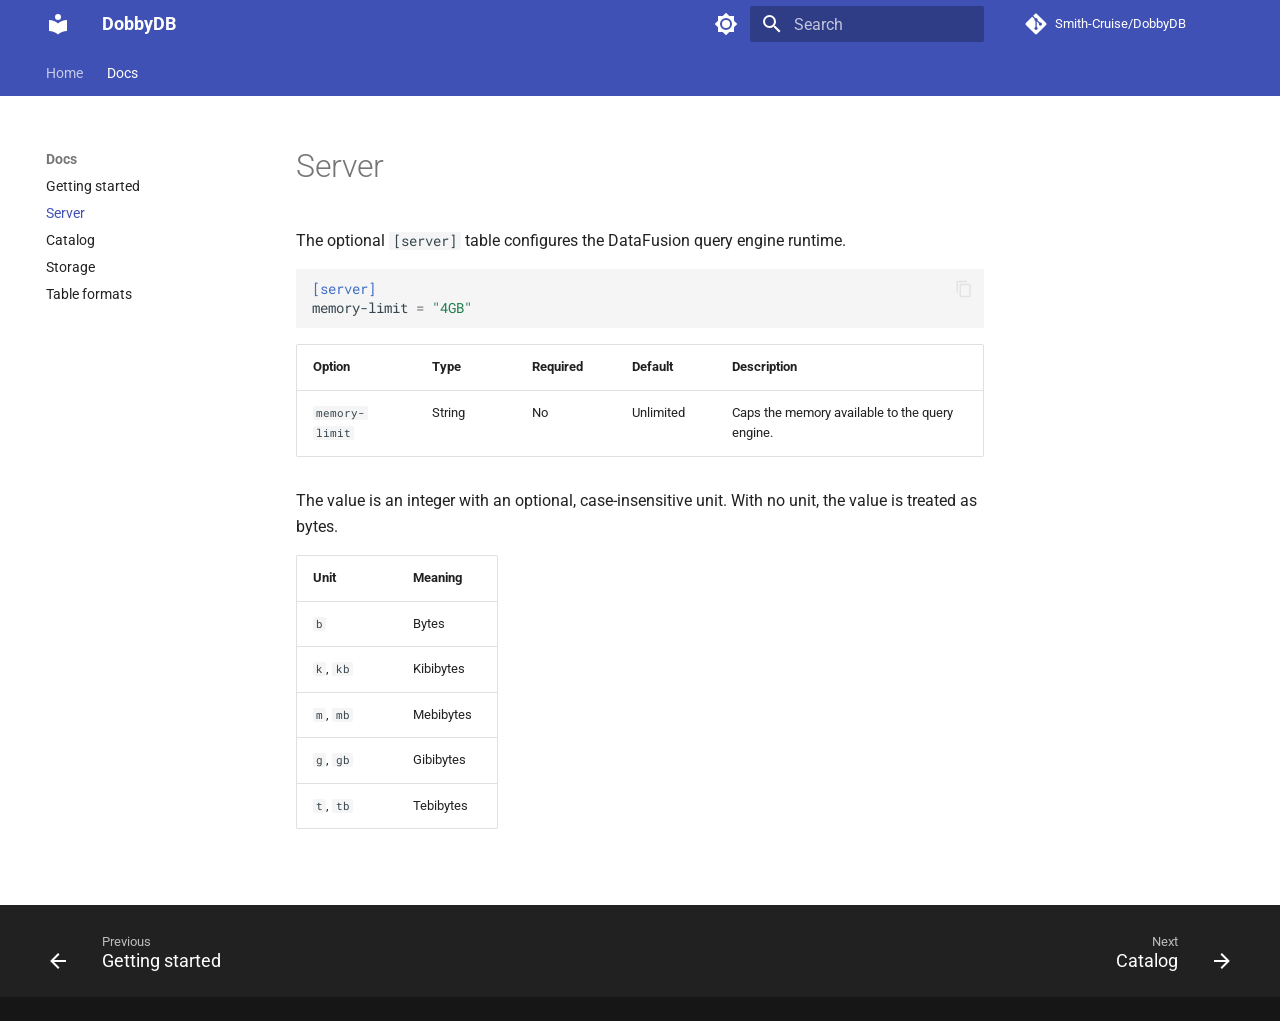
<file: server/index.html>
<!doctype html>
<html lang="en" class="no-js">
  <head>
    
      <meta charset="utf-8">
      <meta name="viewport" content="width=device-width,initial-scale=1">
      
        <meta name="description" content="A DataFusion-based query engine for lakehouse workloads">
      
      
      
        <link rel="canonical" href="https://smith-cruise.github.io/dobbydb/server/">
      
      
        <link rel="prev" href="../getting-started/">
      
      
        <link rel="next" href="../catalog/">
      
      
        
      
      
      <link rel="icon" href="../assets/images/favicon.png">
      <meta name="generator" content="mkdocs-1.6.1, mkdocs-material-9.7.6">
    
    
      
        <title>Server - DobbyDB</title>
      
    
    
      <link rel="stylesheet" href="../assets/stylesheets/main.484c7ddc.min.css">
      
        
        <link rel="stylesheet" href="../assets/stylesheets/palette.ab4e12ef.min.css">
      
      


    
    
      
    
    
      
        
        
        <link rel="preconnect" href="https://fonts.gstatic.com" crossorigin>
        <link rel="stylesheet" href="https://fonts.googleapis.com/css?family=Roboto:300,300i,400,400i,700,700i%7CRoboto+Mono:400,400i,700,700i&display=fallback">
        <style>:root{--md-text-font:"Roboto";--md-code-font:"Roboto Mono"}</style>
      
    
    
      <link rel="stylesheet" href="../stylesheets/extra.css">
    
    <script>__md_scope=new URL("..",location),__md_hash=e=>[...e].reduce(((e,_)=>(e<<5)-e+_.charCodeAt(0)),0),__md_get=(e,_=localStorage,t=__md_scope)=>JSON.parse(_.getItem(t.pathname+"."+e)),__md_set=(e,_,t=localStorage,a=__md_scope)=>{try{t.setItem(a.pathname+"."+e,JSON.stringify(_))}catch(e){}}</script>
    
      

    
    
  </head>
  
  
    
    
      
    
    
    
    
    <body dir="ltr" data-md-color-scheme="default" data-md-color-primary="indigo" data-md-color-accent="indigo">
  
    
    <input class="md-toggle" data-md-toggle="drawer" type="checkbox" id="__drawer" autocomplete="off">
    <input class="md-toggle" data-md-toggle="search" type="checkbox" id="__search" autocomplete="off">
    <label class="md-overlay" for="__drawer"></label>
    <div data-md-component="skip">
      
        
        <a href="#server" class="md-skip">
          Skip to content
        </a>
      
    </div>
    <div data-md-component="announce">
      
    </div>
    
    
      

<header class="md-header" data-md-component="header">
  <nav class="md-header__inner md-grid" aria-label="Header">
    <a href=".." title="DobbyDB" class="md-header__button md-logo" aria-label="DobbyDB" data-md-component="logo">
      
  
  <svg xmlns="http://www.w3.org/2000/svg" viewBox="0 0 24 24"><path d="M12 8a3 3 0 0 0 3-3 3 3 0 0 0-3-3 3 3 0 0 0-3 3 3 3 0 0 0 3 3m0 3.54C9.64 9.35 6.5 8 3 8v11c3.5 0 6.64 1.35 9 3.54 2.36-2.19 5.5-3.54 9-3.54V8c-3.5 0-6.64 1.35-9 3.54"/></svg>

    </a>
    <label class="md-header__button md-icon" for="__drawer">
      
      <svg xmlns="http://www.w3.org/2000/svg" viewBox="0 0 24 24"><path d="M3 6h18v2H3zm0 5h18v2H3zm0 5h18v2H3z"/></svg>
    </label>
    <div class="md-header__title" data-md-component="header-title">
      <div class="md-header__ellipsis">
        <div class="md-header__topic">
          <span class="md-ellipsis">
            DobbyDB
          </span>
        </div>
        <div class="md-header__topic" data-md-component="header-topic">
          <span class="md-ellipsis">
            
              Server
            
          </span>
        </div>
      </div>
    </div>
    
      
        <form class="md-header__option" data-md-component="palette">
  
    
    
    
    <input class="md-option" data-md-color-media="(prefers-color-scheme: light)" data-md-color-scheme="default" data-md-color-primary="indigo" data-md-color-accent="indigo"  aria-label="Switch to dark mode"  type="radio" name="__palette" id="__palette_0">
    
      <label class="md-header__button md-icon" title="Switch to dark mode" for="__palette_1" hidden>
        <svg xmlns="http://www.w3.org/2000/svg" viewBox="0 0 24 24"><path d="M12 8a4 4 0 0 0-4 4 4 4 0 0 0 4 4 4 4 0 0 0 4-4 4 4 0 0 0-4-4m0 10a6 6 0 0 1-6-6 6 6 0 0 1 6-6 6 6 0 0 1 6 6 6 6 0 0 1-6 6m8-9.31V4h-4.69L12 .69 8.69 4H4v4.69L.69 12 4 15.31V20h4.69L12 23.31 15.31 20H20v-4.69L23.31 12z"/></svg>
      </label>
    
  
    
    
    
    <input class="md-option" data-md-color-media="(prefers-color-scheme: dark)" data-md-color-scheme="slate" data-md-color-primary="indigo" data-md-color-accent="indigo"  aria-label="Switch to light mode"  type="radio" name="__palette" id="__palette_1">
    
      <label class="md-header__button md-icon" title="Switch to light mode" for="__palette_0" hidden>
        <svg xmlns="http://www.w3.org/2000/svg" viewBox="0 0 24 24"><path d="M12 18c-.89 0-1.74-.2-2.5-.55C11.56 16.5 13 14.42 13 12s-1.44-4.5-3.5-5.45C10.26 6.2 11.11 6 12 6a6 6 0 0 1 6 6 6 6 0 0 1-6 6m8-9.31V4h-4.69L12 .69 8.69 4H4v4.69L.69 12 4 15.31V20h4.69L12 23.31 15.31 20H20v-4.69L23.31 12z"/></svg>
      </label>
    
  
</form>
      
    
    
      <script>var palette=__md_get("__palette");if(palette&&palette.color){if("(prefers-color-scheme)"===palette.color.media){var media=matchMedia("(prefers-color-scheme: light)"),input=document.querySelector(media.matches?"[data-md-color-media='(prefers-color-scheme: light)']":"[data-md-color-media='(prefers-color-scheme: dark)']");palette.color.media=input.getAttribute("data-md-color-media"),palette.color.scheme=input.getAttribute("data-md-color-scheme"),palette.color.primary=input.getAttribute("data-md-color-primary"),palette.color.accent=input.getAttribute("data-md-color-accent")}for(var[key,value]of Object.entries(palette.color))document.body.setAttribute("data-md-color-"+key,value)}</script>
    
    
    
      
      
        <label class="md-header__button md-icon" for="__search">
          
          <svg xmlns="http://www.w3.org/2000/svg" viewBox="0 0 24 24"><path d="M9.5 3A6.5 6.5 0 0 1 16 9.5c0 1.61-.59 3.09-1.56 4.23l.27.27h.79l5 5-1.5 1.5-5-5v-.79l-.27-.27A6.52 6.52 0 0 1 9.5 16 6.5 6.5 0 0 1 3 9.5 6.5 6.5 0 0 1 9.5 3m0 2C7 5 5 7 5 9.5S7 14 9.5 14 14 12 14 9.5 12 5 9.5 5"/></svg>
        </label>
        <div class="md-search" data-md-component="search" role="dialog">
  <label class="md-search__overlay" for="__search"></label>
  <div class="md-search__inner" role="search">
    <form class="md-search__form" name="search">
      <input type="text" class="md-search__input" name="query" aria-label="Search" placeholder="Search" autocapitalize="off" autocorrect="off" autocomplete="off" spellcheck="false" data-md-component="search-query" required>
      <label class="md-search__icon md-icon" for="__search">
        
        <svg xmlns="http://www.w3.org/2000/svg" viewBox="0 0 24 24"><path d="M9.5 3A6.5 6.5 0 0 1 16 9.5c0 1.61-.59 3.09-1.56 4.23l.27.27h.79l5 5-1.5 1.5-5-5v-.79l-.27-.27A6.52 6.52 0 0 1 9.5 16 6.5 6.5 0 0 1 3 9.5 6.5 6.5 0 0 1 9.5 3m0 2C7 5 5 7 5 9.5S7 14 9.5 14 14 12 14 9.5 12 5 9.5 5"/></svg>
        
        <svg xmlns="http://www.w3.org/2000/svg" viewBox="0 0 24 24"><path d="M20 11v2H8l5.5 5.5-1.42 1.42L4.16 12l7.92-7.92L13.5 5.5 8 11z"/></svg>
      </label>
      <nav class="md-search__options" aria-label="Search">
        
        <button type="reset" class="md-search__icon md-icon" title="Clear" aria-label="Clear" tabindex="-1">
          
          <svg xmlns="http://www.w3.org/2000/svg" viewBox="0 0 24 24"><path d="M19 6.41 17.59 5 12 10.59 6.41 5 5 6.41 10.59 12 5 17.59 6.41 19 12 13.41 17.59 19 19 17.59 13.41 12z"/></svg>
        </button>
      </nav>
      
    </form>
    <div class="md-search__output">
      <div class="md-search__scrollwrap" tabindex="0" data-md-scrollfix>
        <div class="md-search-result" data-md-component="search-result">
          <div class="md-search-result__meta">
            Initializing search
          </div>
          <ol class="md-search-result__list" role="presentation"></ol>
        </div>
      </div>
    </div>
  </div>
</div>
      
    
    
      <div class="md-header__source">
        <a href="https://github.com/Smith-Cruise/DobbyDB" title="Go to repository" class="md-source" data-md-component="source">
  <div class="md-source__icon md-icon">
    
    <svg xmlns="http://www.w3.org/2000/svg" viewBox="0 0 448 512"><!--! Font Awesome Free 7.1.0 by @fontawesome - https://fontawesome.com License - https://fontawesome.com/license/free (Icons: CC BY 4.0, Fonts: SIL OFL 1.1, Code: MIT License) Copyright 2025 Fonticons, Inc.--><path d="M439.6 236.1 244 40.5c-5.4-5.5-12.8-8.5-20.4-8.5s-15 3-20.4 8.4L162.5 81l51.5 51.5c27.1-9.1 52.7 16.8 43.4 43.7l49.7 49.7c34.2-11.8 61.2 31 35.5 56.7-26.5 26.5-70.2-2.9-56-37.3L240.3 199v121.9c25.3 12.5 22.3 41.8 9.1 55-6.4 6.4-15.2 10.1-24.3 10.1s-17.8-3.6-24.3-10.1c-17.6-17.6-11.1-46.9 11.2-56v-123c-20.8-8.5-24.6-30.7-18.6-45L142.6 101 8.5 235.1C3 240.6 0 247.9 0 255.5s3 15 8.5 20.4l195.6 195.7c5.4 5.4 12.7 8.4 20.4 8.4s15-3 20.4-8.4l194.7-194.7c5.4-5.4 8.4-12.8 8.4-20.4s-3-15-8.4-20.4"/></svg>
  </div>
  <div class="md-source__repository">
    Smith-Cruise/DobbyDB
  </div>
</a>
      </div>
    
  </nav>
  
</header>
    
    <div class="md-container" data-md-component="container">
      
      
        
          
            
<nav class="md-tabs" aria-label="Tabs" data-md-component="tabs">
  <div class="md-grid">
    <ul class="md-tabs__list">
      
        
  
  
  
  
    <li class="md-tabs__item">
      <a href=".." class="md-tabs__link">
        
  
  
    
  
  Home

      </a>
    </li>
  

      
        
  
  
  
    
  
  
    
    
      <li class="md-tabs__item md-tabs__item--active">
        <a href="../getting-started/" class="md-tabs__link">
          
  
  
  Docs

        </a>
      </li>
    
  

      
    </ul>
  </div>
</nav>
          
        
      
      <main class="md-main" data-md-component="main">
        <div class="md-main__inner md-grid">
          
            
              
              <div class="md-sidebar md-sidebar--primary" data-md-component="sidebar" data-md-type="navigation" >
                <div class="md-sidebar__scrollwrap">
                  <div class="md-sidebar__inner">
                    


  


<nav class="md-nav md-nav--primary md-nav--lifted" aria-label="Navigation" data-md-level="0">
  <label class="md-nav__title" for="__drawer">
    <a href=".." title="DobbyDB" class="md-nav__button md-logo" aria-label="DobbyDB" data-md-component="logo">
      
  
  <svg xmlns="http://www.w3.org/2000/svg" viewBox="0 0 24 24"><path d="M12 8a3 3 0 0 0 3-3 3 3 0 0 0-3-3 3 3 0 0 0-3 3 3 3 0 0 0 3 3m0 3.54C9.64 9.35 6.5 8 3 8v11c3.5 0 6.64 1.35 9 3.54 2.36-2.19 5.5-3.54 9-3.54V8c-3.5 0-6.64 1.35-9 3.54"/></svg>

    </a>
    DobbyDB
  </label>
  
    <div class="md-nav__source">
      <a href="https://github.com/Smith-Cruise/DobbyDB" title="Go to repository" class="md-source" data-md-component="source">
  <div class="md-source__icon md-icon">
    
    <svg xmlns="http://www.w3.org/2000/svg" viewBox="0 0 448 512"><!--! Font Awesome Free 7.1.0 by @fontawesome - https://fontawesome.com License - https://fontawesome.com/license/free (Icons: CC BY 4.0, Fonts: SIL OFL 1.1, Code: MIT License) Copyright 2025 Fonticons, Inc.--><path d="M439.6 236.1 244 40.5c-5.4-5.5-12.8-8.5-20.4-8.5s-15 3-20.4 8.4L162.5 81l51.5 51.5c27.1-9.1 52.7 16.8 43.4 43.7l49.7 49.7c34.2-11.8 61.2 31 35.5 56.7-26.5 26.5-70.2-2.9-56-37.3L240.3 199v121.9c25.3 12.5 22.3 41.8 9.1 55-6.4 6.4-15.2 10.1-24.3 10.1s-17.8-3.6-24.3-10.1c-17.6-17.6-11.1-46.9 11.2-56v-123c-20.8-8.5-24.6-30.7-18.6-45L142.6 101 8.5 235.1C3 240.6 0 247.9 0 255.5s3 15 8.5 20.4l195.6 195.7c5.4 5.4 12.7 8.4 20.4 8.4s15-3 20.4-8.4l194.7-194.7c5.4-5.4 8.4-12.8 8.4-20.4s-3-15-8.4-20.4"/></svg>
  </div>
  <div class="md-source__repository">
    Smith-Cruise/DobbyDB
  </div>
</a>
    </div>
  
  <ul class="md-nav__list" data-md-scrollfix>
    
      
      
  
  
  
  
    <li class="md-nav__item">
      <a href=".." class="md-nav__link">
        
  
  
  <span class="md-ellipsis">
    
  
    Home
  

    
  </span>
  
  

      </a>
    </li>
  

    
      
      
  
  
    
  
  
  
    
    
    
    
      
        
        
      
      
    
    
    <li class="md-nav__item md-nav__item--active md-nav__item--section md-nav__item--nested">
      
        
        
        <input class="md-nav__toggle md-toggle " type="checkbox" id="__nav_2" checked>
        
          
          <label class="md-nav__link" for="__nav_2" id="__nav_2_label" tabindex="">
            
  
  
  <span class="md-ellipsis">
    
  
    Docs
  

    
  </span>
  
  

            <span class="md-nav__icon md-icon"></span>
          </label>
        
        <nav class="md-nav" data-md-level="1" aria-labelledby="__nav_2_label" aria-expanded="true">
          <label class="md-nav__title" for="__nav_2">
            <span class="md-nav__icon md-icon"></span>
            
  
    Docs
  

          </label>
          <ul class="md-nav__list" data-md-scrollfix>
            
              
                
  
  
  
  
    <li class="md-nav__item">
      <a href="../getting-started/" class="md-nav__link">
        
  
  
  <span class="md-ellipsis">
    
  
    Getting started
  

    
  </span>
  
  

      </a>
    </li>
  

              
            
              
                
  
  
    
  
  
  
    <li class="md-nav__item md-nav__item--active">
      
      <input class="md-nav__toggle md-toggle" type="checkbox" id="__toc">
      
      
        
      
      
      <a href="./" class="md-nav__link md-nav__link--active">
        
  
  
  <span class="md-ellipsis">
    
  
    Server
  

    
  </span>
  
  

      </a>
      
    </li>
  

              
            
              
                
  
  
  
  
    <li class="md-nav__item">
      <a href="../catalog/" class="md-nav__link">
        
  
  
  <span class="md-ellipsis">
    
  
    Catalog
  

    
  </span>
  
  

      </a>
    </li>
  

              
            
              
                
  
  
  
  
    <li class="md-nav__item">
      <a href="../storage/" class="md-nav__link">
        
  
  
  <span class="md-ellipsis">
    
  
    Storage
  

    
  </span>
  
  

      </a>
    </li>
  

              
            
              
                
  
  
  
  
    <li class="md-nav__item">
      <a href="../table-format/" class="md-nav__link">
        
  
  
  <span class="md-ellipsis">
    
  
    Table formats
  

    
  </span>
  
  

      </a>
    </li>
  

              
            
          </ul>
        </nav>
      
    </li>
  

    
  </ul>
</nav>
                  </div>
                </div>
              </div>
            
            
              
              <div class="md-sidebar md-sidebar--secondary" data-md-component="sidebar" data-md-type="toc" >
                <div class="md-sidebar__scrollwrap">
                  <div class="md-sidebar__inner">
                    

<nav class="md-nav md-nav--secondary" aria-label="Table of contents">
  
  
  
    
  
  
</nav>
                  </div>
                </div>
              </div>
            
          
          
            <div class="md-content" data-md-component="content">
              
              <article class="md-content__inner md-typeset">
                
                  


  
  


<h1 id="server">Server</h1>
<p>The optional <code>[server]</code> table configures the DataFusion query engine runtime.</p>
<div class="highlight"><pre><span></span><code><a id="__codelineno-0-1" name="__codelineno-0-1" href="#__codelineno-0-1"></a><span class="k">[server]</span>
<a id="__codelineno-0-2" name="__codelineno-0-2" href="#__codelineno-0-2"></a><span class="n">memory-limit</span><span class="w"> </span><span class="o">=</span><span class="w"> </span><span class="s2">&quot;4GB&quot;</span>
</code></pre></div>
<table>
<thead>
<tr>
<th>Option</th>
<th>Type</th>
<th>Required</th>
<th>Default</th>
<th>Description</th>
</tr>
</thead>
<tbody>
<tr>
<td><code>memory-limit</code></td>
<td>String</td>
<td>No</td>
<td>Unlimited</td>
<td>Caps the memory available to the query engine.</td>
</tr>
</tbody>
</table>
<p>The value is an integer with an optional, case-insensitive unit. With no unit, the value is treated as bytes.</p>
<table>
<thead>
<tr>
<th>Unit</th>
<th>Meaning</th>
</tr>
</thead>
<tbody>
<tr>
<td><code>b</code></td>
<td>Bytes</td>
</tr>
<tr>
<td><code>k</code>, <code>kb</code></td>
<td>Kibibytes</td>
</tr>
<tr>
<td><code>m</code>, <code>mb</code></td>
<td>Mebibytes</td>
</tr>
<tr>
<td><code>g</code>, <code>gb</code></td>
<td>Gibibytes</td>
</tr>
<tr>
<td><code>t</code>, <code>tb</code></td>
<td>Tebibytes</td>
</tr>
</tbody>
</table>












                
              </article>
            </div>
          
          
<script>var target=document.getElementById(location.hash.slice(1));target&&target.name&&(target.checked=target.name.startsWith("__tabbed_"))</script>
        </div>
        
      </main>
      
        <footer class="md-footer">
  
    
      
      <nav class="md-footer__inner md-grid" aria-label="Footer" >
        
          
          <a href="../getting-started/" class="md-footer__link md-footer__link--prev" aria-label="Previous: Getting started">
            <div class="md-footer__button md-icon">
              
              <svg xmlns="http://www.w3.org/2000/svg" viewBox="0 0 24 24"><path d="M20 11v2H8l5.5 5.5-1.42 1.42L4.16 12l7.92-7.92L13.5 5.5 8 11z"/></svg>
            </div>
            <div class="md-footer__title">
              <span class="md-footer__direction">
                Previous
              </span>
              <div class="md-ellipsis">
                Getting started
              </div>
            </div>
          </a>
        
        
          
          <a href="../catalog/" class="md-footer__link md-footer__link--next" aria-label="Next: Catalog">
            <div class="md-footer__title">
              <span class="md-footer__direction">
                Next
              </span>
              <div class="md-ellipsis">
                Catalog
              </div>
            </div>
            <div class="md-footer__button md-icon">
              
              <svg xmlns="http://www.w3.org/2000/svg" viewBox="0 0 24 24"><path d="M4 11v2h12l-5.5 5.5 1.42 1.42L19.84 12l-7.92-7.92L10.5 5.5 16 11z"/></svg>
            </div>
          </a>
        
      </nav>
    
  
  <div class="md-footer-meta md-typeset">
    <div class="md-footer-meta__inner md-grid">
      <div class="md-copyright">
  
  
</div>
      
    </div>
  </div>
</footer>
      
    </div>
    <div class="md-dialog" data-md-component="dialog">
      <div class="md-dialog__inner md-typeset"></div>
    </div>
    
    
    
      
      
      <script id="__config" type="application/json">{"annotate": null, "base": "..", "features": ["navigation.instant", "navigation.tabs", "navigation.footer", "content.code.copy"], "search": "../assets/javascripts/workers/search.2c215733.min.js", "tags": null, "translations": {"clipboard.copied": "Copied to clipboard", "clipboard.copy": "Copy to clipboard", "search.result.more.one": "1 more on this page", "search.result.more.other": "# more on this page", "search.result.none": "No matching documents", "search.result.one": "1 matching document", "search.result.other": "# matching documents", "search.result.placeholder": "Type to start searching", "search.result.term.missing": "Missing", "select.version": "Select version"}, "version": null}</script>
    
    
      <script src="../assets/javascripts/bundle.79ae519e.min.js"></script>
      
    
  </body>
</html>
</file>
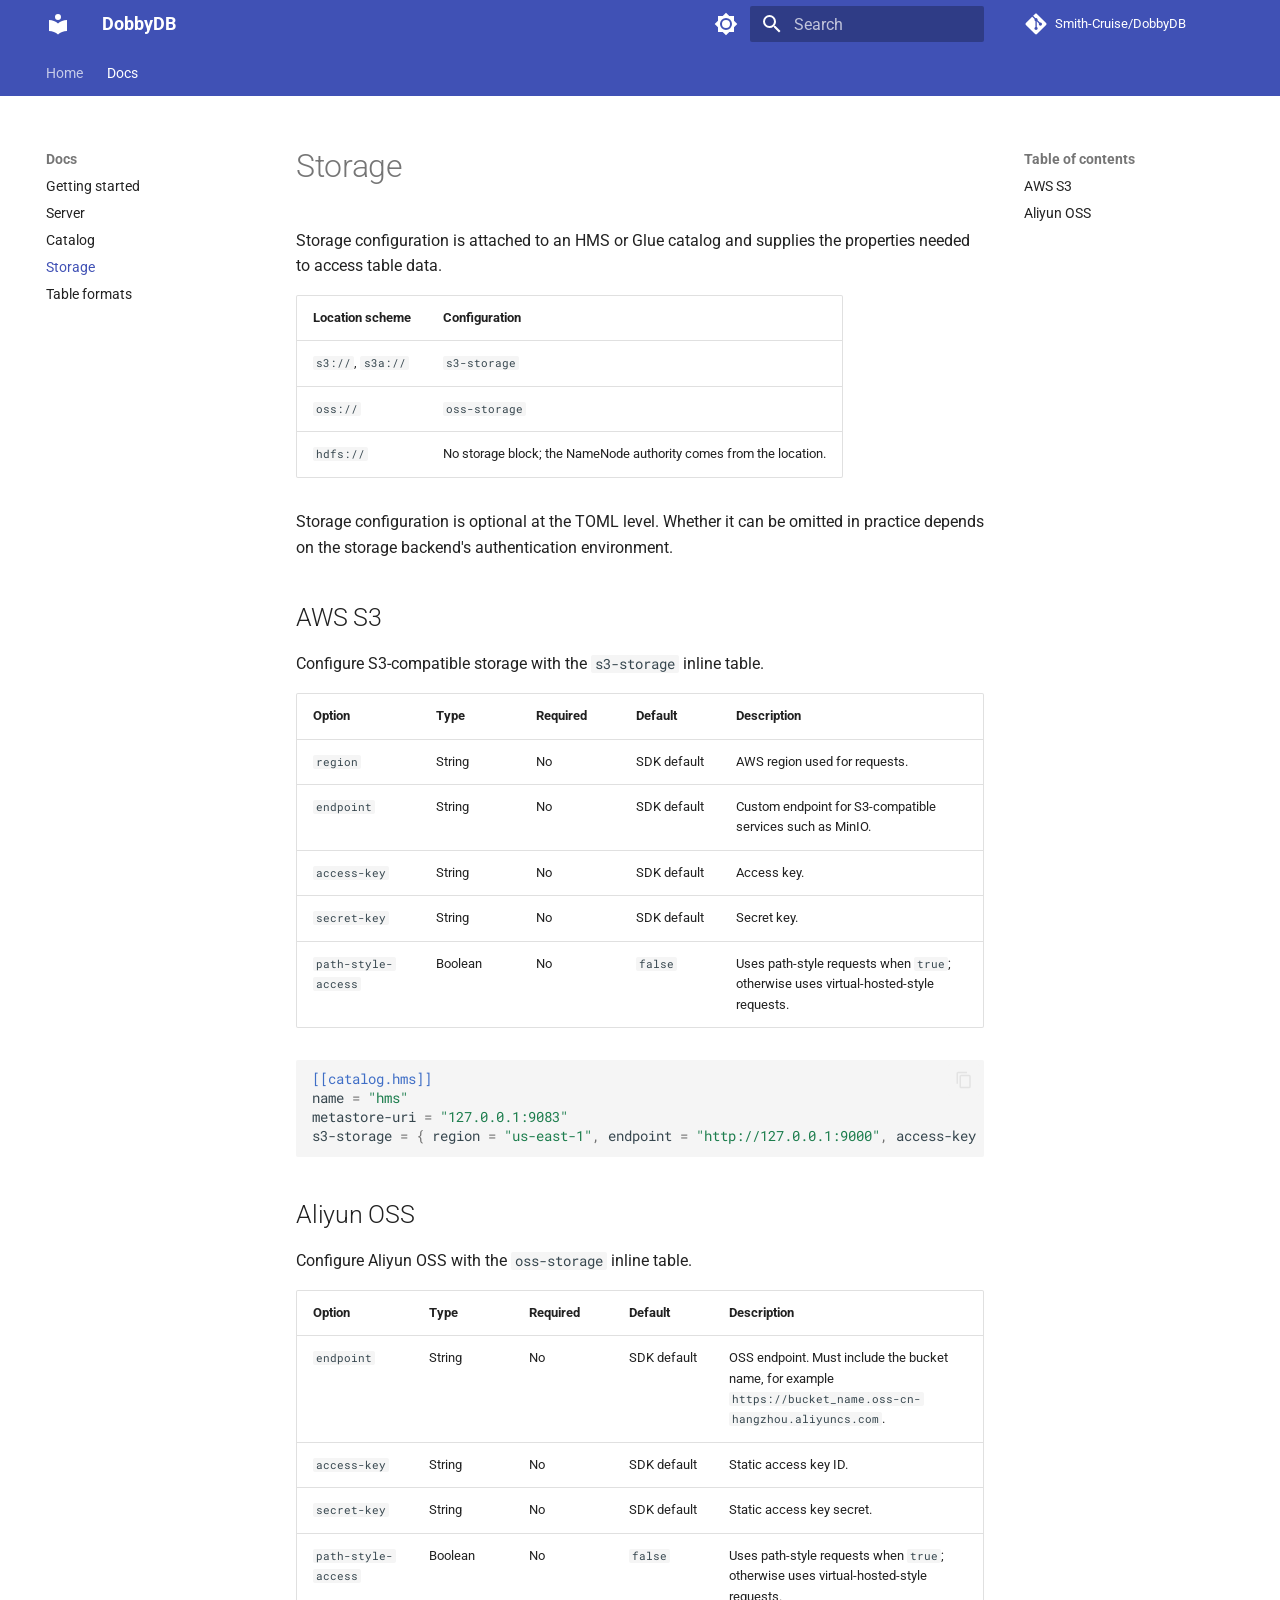
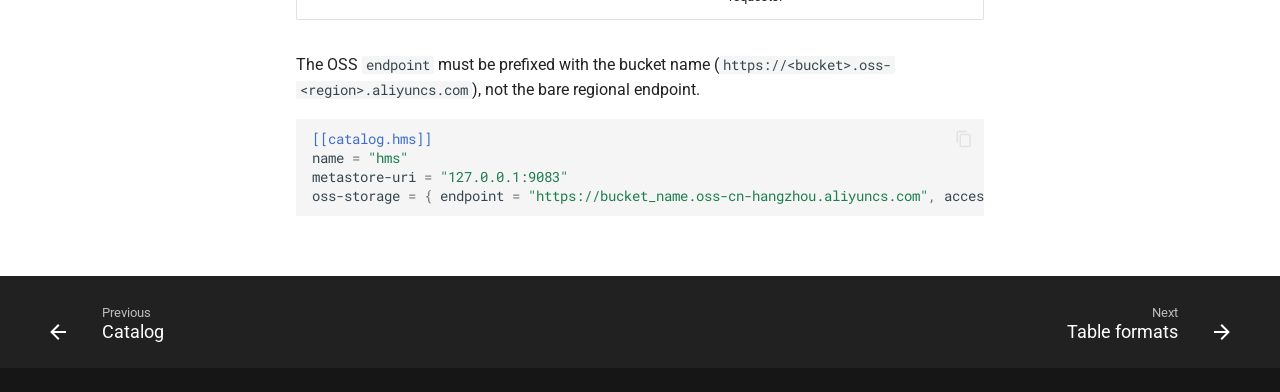
<file: storage/index.html>
<!doctype html>
<html lang="en" class="no-js">
  <head>
    
      <meta charset="utf-8">
      <meta name="viewport" content="width=device-width,initial-scale=1">
      
        <meta name="description" content="A DataFusion-based query engine for lakehouse workloads">
      
      
      
        <link rel="canonical" href="https://smith-cruise.github.io/dobbydb/storage/">
      
      
        <link rel="prev" href="../catalog/">
      
      
        <link rel="next" href="../table-format/">
      
      
        
      
      
      <link rel="icon" href="../assets/images/favicon.png">
      <meta name="generator" content="mkdocs-1.6.1, mkdocs-material-9.7.6">
    
    
      
        <title>Storage - DobbyDB</title>
      
    
    
      <link rel="stylesheet" href="../assets/stylesheets/main.484c7ddc.min.css">
      
        
        <link rel="stylesheet" href="../assets/stylesheets/palette.ab4e12ef.min.css">
      
      


    
    
      
    
    
      
        
        
        <link rel="preconnect" href="https://fonts.gstatic.com" crossorigin>
        <link rel="stylesheet" href="https://fonts.googleapis.com/css?family=Roboto:300,300i,400,400i,700,700i%7CRoboto+Mono:400,400i,700,700i&display=fallback">
        <style>:root{--md-text-font:"Roboto";--md-code-font:"Roboto Mono"}</style>
      
    
    
      <link rel="stylesheet" href="../stylesheets/extra.css">
    
    <script>__md_scope=new URL("..",location),__md_hash=e=>[...e].reduce(((e,_)=>(e<<5)-e+_.charCodeAt(0)),0),__md_get=(e,_=localStorage,t=__md_scope)=>JSON.parse(_.getItem(t.pathname+"."+e)),__md_set=(e,_,t=localStorage,a=__md_scope)=>{try{t.setItem(a.pathname+"."+e,JSON.stringify(_))}catch(e){}}</script>
    
      

    
    
  </head>
  
  
    
    
      
    
    
    
    
    <body dir="ltr" data-md-color-scheme="default" data-md-color-primary="indigo" data-md-color-accent="indigo">
  
    
    <input class="md-toggle" data-md-toggle="drawer" type="checkbox" id="__drawer" autocomplete="off">
    <input class="md-toggle" data-md-toggle="search" type="checkbox" id="__search" autocomplete="off">
    <label class="md-overlay" for="__drawer"></label>
    <div data-md-component="skip">
      
        
        <a href="#storage" class="md-skip">
          Skip to content
        </a>
      
    </div>
    <div data-md-component="announce">
      
    </div>
    
    
      

<header class="md-header" data-md-component="header">
  <nav class="md-header__inner md-grid" aria-label="Header">
    <a href=".." title="DobbyDB" class="md-header__button md-logo" aria-label="DobbyDB" data-md-component="logo">
      
  
  <svg xmlns="http://www.w3.org/2000/svg" viewBox="0 0 24 24"><path d="M12 8a3 3 0 0 0 3-3 3 3 0 0 0-3-3 3 3 0 0 0-3 3 3 3 0 0 0 3 3m0 3.54C9.64 9.35 6.5 8 3 8v11c3.5 0 6.64 1.35 9 3.54 2.36-2.19 5.5-3.54 9-3.54V8c-3.5 0-6.64 1.35-9 3.54"/></svg>

    </a>
    <label class="md-header__button md-icon" for="__drawer">
      
      <svg xmlns="http://www.w3.org/2000/svg" viewBox="0 0 24 24"><path d="M3 6h18v2H3zm0 5h18v2H3zm0 5h18v2H3z"/></svg>
    </label>
    <div class="md-header__title" data-md-component="header-title">
      <div class="md-header__ellipsis">
        <div class="md-header__topic">
          <span class="md-ellipsis">
            DobbyDB
          </span>
        </div>
        <div class="md-header__topic" data-md-component="header-topic">
          <span class="md-ellipsis">
            
              Storage
            
          </span>
        </div>
      </div>
    </div>
    
      
        <form class="md-header__option" data-md-component="palette">
  
    
    
    
    <input class="md-option" data-md-color-media="(prefers-color-scheme: light)" data-md-color-scheme="default" data-md-color-primary="indigo" data-md-color-accent="indigo"  aria-label="Switch to dark mode"  type="radio" name="__palette" id="__palette_0">
    
      <label class="md-header__button md-icon" title="Switch to dark mode" for="__palette_1" hidden>
        <svg xmlns="http://www.w3.org/2000/svg" viewBox="0 0 24 24"><path d="M12 8a4 4 0 0 0-4 4 4 4 0 0 0 4 4 4 4 0 0 0 4-4 4 4 0 0 0-4-4m0 10a6 6 0 0 1-6-6 6 6 0 0 1 6-6 6 6 0 0 1 6 6 6 6 0 0 1-6 6m8-9.31V4h-4.69L12 .69 8.69 4H4v4.69L.69 12 4 15.31V20h4.69L12 23.31 15.31 20H20v-4.69L23.31 12z"/></svg>
      </label>
    
  
    
    
    
    <input class="md-option" data-md-color-media="(prefers-color-scheme: dark)" data-md-color-scheme="slate" data-md-color-primary="indigo" data-md-color-accent="indigo"  aria-label="Switch to light mode"  type="radio" name="__palette" id="__palette_1">
    
      <label class="md-header__button md-icon" title="Switch to light mode" for="__palette_0" hidden>
        <svg xmlns="http://www.w3.org/2000/svg" viewBox="0 0 24 24"><path d="M12 18c-.89 0-1.74-.2-2.5-.55C11.56 16.5 13 14.42 13 12s-1.44-4.5-3.5-5.45C10.26 6.2 11.11 6 12 6a6 6 0 0 1 6 6 6 6 0 0 1-6 6m8-9.31V4h-4.69L12 .69 8.69 4H4v4.69L.69 12 4 15.31V20h4.69L12 23.31 15.31 20H20v-4.69L23.31 12z"/></svg>
      </label>
    
  
</form>
      
    
    
      <script>var palette=__md_get("__palette");if(palette&&palette.color){if("(prefers-color-scheme)"===palette.color.media){var media=matchMedia("(prefers-color-scheme: light)"),input=document.querySelector(media.matches?"[data-md-color-media='(prefers-color-scheme: light)']":"[data-md-color-media='(prefers-color-scheme: dark)']");palette.color.media=input.getAttribute("data-md-color-media"),palette.color.scheme=input.getAttribute("data-md-color-scheme"),palette.color.primary=input.getAttribute("data-md-color-primary"),palette.color.accent=input.getAttribute("data-md-color-accent")}for(var[key,value]of Object.entries(palette.color))document.body.setAttribute("data-md-color-"+key,value)}</script>
    
    
    
      
      
        <label class="md-header__button md-icon" for="__search">
          
          <svg xmlns="http://www.w3.org/2000/svg" viewBox="0 0 24 24"><path d="M9.5 3A6.5 6.5 0 0 1 16 9.5c0 1.61-.59 3.09-1.56 4.23l.27.27h.79l5 5-1.5 1.5-5-5v-.79l-.27-.27A6.52 6.52 0 0 1 9.5 16 6.5 6.5 0 0 1 3 9.5 6.5 6.5 0 0 1 9.5 3m0 2C7 5 5 7 5 9.5S7 14 9.5 14 14 12 14 9.5 12 5 9.5 5"/></svg>
        </label>
        <div class="md-search" data-md-component="search" role="dialog">
  <label class="md-search__overlay" for="__search"></label>
  <div class="md-search__inner" role="search">
    <form class="md-search__form" name="search">
      <input type="text" class="md-search__input" name="query" aria-label="Search" placeholder="Search" autocapitalize="off" autocorrect="off" autocomplete="off" spellcheck="false" data-md-component="search-query" required>
      <label class="md-search__icon md-icon" for="__search">
        
        <svg xmlns="http://www.w3.org/2000/svg" viewBox="0 0 24 24"><path d="M9.5 3A6.5 6.5 0 0 1 16 9.5c0 1.61-.59 3.09-1.56 4.23l.27.27h.79l5 5-1.5 1.5-5-5v-.79l-.27-.27A6.52 6.52 0 0 1 9.5 16 6.5 6.5 0 0 1 3 9.5 6.5 6.5 0 0 1 9.5 3m0 2C7 5 5 7 5 9.5S7 14 9.5 14 14 12 14 9.5 12 5 9.5 5"/></svg>
        
        <svg xmlns="http://www.w3.org/2000/svg" viewBox="0 0 24 24"><path d="M20 11v2H8l5.5 5.5-1.42 1.42L4.16 12l7.92-7.92L13.5 5.5 8 11z"/></svg>
      </label>
      <nav class="md-search__options" aria-label="Search">
        
        <button type="reset" class="md-search__icon md-icon" title="Clear" aria-label="Clear" tabindex="-1">
          
          <svg xmlns="http://www.w3.org/2000/svg" viewBox="0 0 24 24"><path d="M19 6.41 17.59 5 12 10.59 6.41 5 5 6.41 10.59 12 5 17.59 6.41 19 12 13.41 17.59 19 19 17.59 13.41 12z"/></svg>
        </button>
      </nav>
      
    </form>
    <div class="md-search__output">
      <div class="md-search__scrollwrap" tabindex="0" data-md-scrollfix>
        <div class="md-search-result" data-md-component="search-result">
          <div class="md-search-result__meta">
            Initializing search
          </div>
          <ol class="md-search-result__list" role="presentation"></ol>
        </div>
      </div>
    </div>
  </div>
</div>
      
    
    
      <div class="md-header__source">
        <a href="https://github.com/Smith-Cruise/DobbyDB" title="Go to repository" class="md-source" data-md-component="source">
  <div class="md-source__icon md-icon">
    
    <svg xmlns="http://www.w3.org/2000/svg" viewBox="0 0 448 512"><!--! Font Awesome Free 7.1.0 by @fontawesome - https://fontawesome.com License - https://fontawesome.com/license/free (Icons: CC BY 4.0, Fonts: SIL OFL 1.1, Code: MIT License) Copyright 2025 Fonticons, Inc.--><path d="M439.6 236.1 244 40.5c-5.4-5.5-12.8-8.5-20.4-8.5s-15 3-20.4 8.4L162.5 81l51.5 51.5c27.1-9.1 52.7 16.8 43.4 43.7l49.7 49.7c34.2-11.8 61.2 31 35.5 56.7-26.5 26.5-70.2-2.9-56-37.3L240.3 199v121.9c25.3 12.5 22.3 41.8 9.1 55-6.4 6.4-15.2 10.1-24.3 10.1s-17.8-3.6-24.3-10.1c-17.6-17.6-11.1-46.9 11.2-56v-123c-20.8-8.5-24.6-30.7-18.6-45L142.6 101 8.5 235.1C3 240.6 0 247.9 0 255.5s3 15 8.5 20.4l195.6 195.7c5.4 5.4 12.7 8.4 20.4 8.4s15-3 20.4-8.4l194.7-194.7c5.4-5.4 8.4-12.8 8.4-20.4s-3-15-8.4-20.4"/></svg>
  </div>
  <div class="md-source__repository">
    Smith-Cruise/DobbyDB
  </div>
</a>
      </div>
    
  </nav>
  
</header>
    
    <div class="md-container" data-md-component="container">
      
      
        
          
            
<nav class="md-tabs" aria-label="Tabs" data-md-component="tabs">
  <div class="md-grid">
    <ul class="md-tabs__list">
      
        
  
  
  
  
    <li class="md-tabs__item">
      <a href=".." class="md-tabs__link">
        
  
  
    
  
  Home

      </a>
    </li>
  

      
        
  
  
  
    
  
  
    
    
      <li class="md-tabs__item md-tabs__item--active">
        <a href="../getting-started/" class="md-tabs__link">
          
  
  
  Docs

        </a>
      </li>
    
  

      
    </ul>
  </div>
</nav>
          
        
      
      <main class="md-main" data-md-component="main">
        <div class="md-main__inner md-grid">
          
            
              
              <div class="md-sidebar md-sidebar--primary" data-md-component="sidebar" data-md-type="navigation" >
                <div class="md-sidebar__scrollwrap">
                  <div class="md-sidebar__inner">
                    


  


<nav class="md-nav md-nav--primary md-nav--lifted" aria-label="Navigation" data-md-level="0">
  <label class="md-nav__title" for="__drawer">
    <a href=".." title="DobbyDB" class="md-nav__button md-logo" aria-label="DobbyDB" data-md-component="logo">
      
  
  <svg xmlns="http://www.w3.org/2000/svg" viewBox="0 0 24 24"><path d="M12 8a3 3 0 0 0 3-3 3 3 0 0 0-3-3 3 3 0 0 0-3 3 3 3 0 0 0 3 3m0 3.54C9.64 9.35 6.5 8 3 8v11c3.5 0 6.64 1.35 9 3.54 2.36-2.19 5.5-3.54 9-3.54V8c-3.5 0-6.64 1.35-9 3.54"/></svg>

    </a>
    DobbyDB
  </label>
  
    <div class="md-nav__source">
      <a href="https://github.com/Smith-Cruise/DobbyDB" title="Go to repository" class="md-source" data-md-component="source">
  <div class="md-source__icon md-icon">
    
    <svg xmlns="http://www.w3.org/2000/svg" viewBox="0 0 448 512"><!--! Font Awesome Free 7.1.0 by @fontawesome - https://fontawesome.com License - https://fontawesome.com/license/free (Icons: CC BY 4.0, Fonts: SIL OFL 1.1, Code: MIT License) Copyright 2025 Fonticons, Inc.--><path d="M439.6 236.1 244 40.5c-5.4-5.5-12.8-8.5-20.4-8.5s-15 3-20.4 8.4L162.5 81l51.5 51.5c27.1-9.1 52.7 16.8 43.4 43.7l49.7 49.7c34.2-11.8 61.2 31 35.5 56.7-26.5 26.5-70.2-2.9-56-37.3L240.3 199v121.9c25.3 12.5 22.3 41.8 9.1 55-6.4 6.4-15.2 10.1-24.3 10.1s-17.8-3.6-24.3-10.1c-17.6-17.6-11.1-46.9 11.2-56v-123c-20.8-8.5-24.6-30.7-18.6-45L142.6 101 8.5 235.1C3 240.6 0 247.9 0 255.5s3 15 8.5 20.4l195.6 195.7c5.4 5.4 12.7 8.4 20.4 8.4s15-3 20.4-8.4l194.7-194.7c5.4-5.4 8.4-12.8 8.4-20.4s-3-15-8.4-20.4"/></svg>
  </div>
  <div class="md-source__repository">
    Smith-Cruise/DobbyDB
  </div>
</a>
    </div>
  
  <ul class="md-nav__list" data-md-scrollfix>
    
      
      
  
  
  
  
    <li class="md-nav__item">
      <a href=".." class="md-nav__link">
        
  
  
  <span class="md-ellipsis">
    
  
    Home
  

    
  </span>
  
  

      </a>
    </li>
  

    
      
      
  
  
    
  
  
  
    
    
    
    
      
        
        
      
      
    
    
    <li class="md-nav__item md-nav__item--active md-nav__item--section md-nav__item--nested">
      
        
        
        <input class="md-nav__toggle md-toggle " type="checkbox" id="__nav_2" checked>
        
          
          <label class="md-nav__link" for="__nav_2" id="__nav_2_label" tabindex="">
            
  
  
  <span class="md-ellipsis">
    
  
    Docs
  

    
  </span>
  
  

            <span class="md-nav__icon md-icon"></span>
          </label>
        
        <nav class="md-nav" data-md-level="1" aria-labelledby="__nav_2_label" aria-expanded="true">
          <label class="md-nav__title" for="__nav_2">
            <span class="md-nav__icon md-icon"></span>
            
  
    Docs
  

          </label>
          <ul class="md-nav__list" data-md-scrollfix>
            
              
                
  
  
  
  
    <li class="md-nav__item">
      <a href="../getting-started/" class="md-nav__link">
        
  
  
  <span class="md-ellipsis">
    
  
    Getting started
  

    
  </span>
  
  

      </a>
    </li>
  

              
            
              
                
  
  
  
  
    <li class="md-nav__item">
      <a href="../server/" class="md-nav__link">
        
  
  
  <span class="md-ellipsis">
    
  
    Server
  

    
  </span>
  
  

      </a>
    </li>
  

              
            
              
                
  
  
  
  
    <li class="md-nav__item">
      <a href="../catalog/" class="md-nav__link">
        
  
  
  <span class="md-ellipsis">
    
  
    Catalog
  

    
  </span>
  
  

      </a>
    </li>
  

              
            
              
                
  
  
    
  
  
  
    <li class="md-nav__item md-nav__item--active">
      
      <input class="md-nav__toggle md-toggle" type="checkbox" id="__toc">
      
      
        
      
      
        <label class="md-nav__link md-nav__link--active" for="__toc">
          
  
  
  <span class="md-ellipsis">
    
  
    Storage
  

    
  </span>
  
  

          <span class="md-nav__icon md-icon"></span>
        </label>
      
      <a href="./" class="md-nav__link md-nav__link--active">
        
  
  
  <span class="md-ellipsis">
    
  
    Storage
  

    
  </span>
  
  

      </a>
      
        

<nav class="md-nav md-nav--secondary" aria-label="Table of contents">
  
  
  
    
  
  
    <label class="md-nav__title" for="__toc">
      <span class="md-nav__icon md-icon"></span>
      Table of contents
    </label>
    <ul class="md-nav__list" data-md-component="toc" data-md-scrollfix>
      
        <li class="md-nav__item">
  <a href="#aws-s3" class="md-nav__link">
    <span class="md-ellipsis">
      
        AWS S3
      
    </span>
  </a>
  
</li>
      
        <li class="md-nav__item">
  <a href="#aliyun-oss" class="md-nav__link">
    <span class="md-ellipsis">
      
        Aliyun OSS
      
    </span>
  </a>
  
</li>
      
    </ul>
  
</nav>
      
    </li>
  

              
            
              
                
  
  
  
  
    <li class="md-nav__item">
      <a href="../table-format/" class="md-nav__link">
        
  
  
  <span class="md-ellipsis">
    
  
    Table formats
  

    
  </span>
  
  

      </a>
    </li>
  

              
            
          </ul>
        </nav>
      
    </li>
  

    
  </ul>
</nav>
                  </div>
                </div>
              </div>
            
            
              
              <div class="md-sidebar md-sidebar--secondary" data-md-component="sidebar" data-md-type="toc" >
                <div class="md-sidebar__scrollwrap">
                  <div class="md-sidebar__inner">
                    

<nav class="md-nav md-nav--secondary" aria-label="Table of contents">
  
  
  
    
  
  
    <label class="md-nav__title" for="__toc">
      <span class="md-nav__icon md-icon"></span>
      Table of contents
    </label>
    <ul class="md-nav__list" data-md-component="toc" data-md-scrollfix>
      
        <li class="md-nav__item">
  <a href="#aws-s3" class="md-nav__link">
    <span class="md-ellipsis">
      
        AWS S3
      
    </span>
  </a>
  
</li>
      
        <li class="md-nav__item">
  <a href="#aliyun-oss" class="md-nav__link">
    <span class="md-ellipsis">
      
        Aliyun OSS
      
    </span>
  </a>
  
</li>
      
    </ul>
  
</nav>
                  </div>
                </div>
              </div>
            
          
          
            <div class="md-content" data-md-component="content">
              
              <article class="md-content__inner md-typeset">
                
                  


  
  


<h1 id="storage">Storage</h1>
<p>Storage configuration is attached to an HMS or Glue catalog and supplies the
properties needed to access table data.</p>
<table>
<thead>
<tr>
<th>Location scheme</th>
<th>Configuration</th>
</tr>
</thead>
<tbody>
<tr>
<td><code>s3://</code>, <code>s3a://</code></td>
<td><code>s3-storage</code></td>
</tr>
<tr>
<td><code>oss://</code></td>
<td><code>oss-storage</code></td>
</tr>
<tr>
<td><code>hdfs://</code></td>
<td>No storage block; the NameNode authority comes from the location.</td>
</tr>
</tbody>
</table>
<p>Storage configuration is optional at the TOML level. Whether it can be omitted
in practice depends on the storage backend's authentication environment.</p>
<h2 id="aws-s3">AWS S3</h2>
<p>Configure S3-compatible storage with the <code>s3-storage</code> inline table.</p>
<table>
<thead>
<tr>
<th>Option</th>
<th>Type</th>
<th>Required</th>
<th>Default</th>
<th>Description</th>
</tr>
</thead>
<tbody>
<tr>
<td><code>region</code></td>
<td>String</td>
<td>No</td>
<td>SDK default</td>
<td>AWS region used for requests.</td>
</tr>
<tr>
<td><code>endpoint</code></td>
<td>String</td>
<td>No</td>
<td>SDK default</td>
<td>Custom endpoint for S3-compatible services such as MinIO.</td>
</tr>
<tr>
<td><code>access-key</code></td>
<td>String</td>
<td>No</td>
<td>SDK default</td>
<td>Access key.</td>
</tr>
<tr>
<td><code>secret-key</code></td>
<td>String</td>
<td>No</td>
<td>SDK default</td>
<td>Secret key.</td>
</tr>
<tr>
<td><code>path-style-access</code></td>
<td>Boolean</td>
<td>No</td>
<td><code>false</code></td>
<td>Uses path-style requests when <code>true</code>; otherwise uses virtual-hosted-style requests.</td>
</tr>
</tbody>
</table>
<div class="highlight"><pre><span></span><code><a id="__codelineno-0-1" name="__codelineno-0-1" href="#__codelineno-0-1"></a><span class="k">[[catalog.hms]]</span>
<a id="__codelineno-0-2" name="__codelineno-0-2" href="#__codelineno-0-2"></a><span class="n">name</span><span class="w"> </span><span class="o">=</span><span class="w"> </span><span class="s2">&quot;hms&quot;</span>
<a id="__codelineno-0-3" name="__codelineno-0-3" href="#__codelineno-0-3"></a><span class="n">metastore-uri</span><span class="w"> </span><span class="o">=</span><span class="w"> </span><span class="s2">&quot;127.0.0.1:9083&quot;</span>
<a id="__codelineno-0-4" name="__codelineno-0-4" href="#__codelineno-0-4"></a><span class="n">s3-storage</span><span class="w"> </span><span class="o">=</span><span class="w"> </span><span class="p">{</span><span class="w"> </span><span class="n">region</span><span class="w"> </span><span class="p">=</span><span class="w"> </span><span class="s2">&quot;us-east-1&quot;</span><span class="p">,</span><span class="w"> </span><span class="n">endpoint</span><span class="w"> </span><span class="p">=</span><span class="w"> </span><span class="s2">&quot;http://127.0.0.1:9000&quot;</span><span class="p">,</span><span class="w"> </span><span class="n">access-key</span><span class="w"> </span><span class="p">=</span><span class="w"> </span><span class="s2">&quot;admin&quot;</span><span class="p">,</span><span class="w"> </span><span class="n">secret-key</span><span class="w"> </span><span class="p">=</span><span class="w"> </span><span class="s2">&quot;password&quot;</span><span class="p">,</span><span class="w"> </span><span class="n">path-style-access</span><span class="w"> </span><span class="p">=</span><span class="w"> </span><span class="kc">true</span><span class="w"> </span><span class="p">}</span>
</code></pre></div>
<h2 id="aliyun-oss">Aliyun OSS</h2>
<p>Configure Aliyun OSS with the <code>oss-storage</code> inline table.</p>
<table>
<thead>
<tr>
<th>Option</th>
<th>Type</th>
<th>Required</th>
<th>Default</th>
<th>Description</th>
</tr>
</thead>
<tbody>
<tr>
<td><code>endpoint</code></td>
<td>String</td>
<td>No</td>
<td>SDK default</td>
<td>OSS endpoint. Must include the bucket name, for example <code>https://bucket_name.oss-cn-hangzhou.aliyuncs.com</code>.</td>
</tr>
<tr>
<td><code>access-key</code></td>
<td>String</td>
<td>No</td>
<td>SDK default</td>
<td>Static access key ID.</td>
</tr>
<tr>
<td><code>secret-key</code></td>
<td>String</td>
<td>No</td>
<td>SDK default</td>
<td>Static access key secret.</td>
</tr>
<tr>
<td><code>path-style-access</code></td>
<td>Boolean</td>
<td>No</td>
<td><code>false</code></td>
<td>Uses path-style requests when <code>true</code>; otherwise uses virtual-hosted-style requests.</td>
</tr>
</tbody>
</table>
<p>The OSS <code>endpoint</code> must be prefixed with the bucket name (<code>https://&lt;bucket&gt;.oss-&lt;region&gt;.aliyuncs.com</code>), not the bare regional endpoint.</p>
<div class="highlight"><pre><span></span><code><a id="__codelineno-1-1" name="__codelineno-1-1" href="#__codelineno-1-1"></a><span class="k">[[catalog.hms]]</span>
<a id="__codelineno-1-2" name="__codelineno-1-2" href="#__codelineno-1-2"></a><span class="n">name</span><span class="w"> </span><span class="o">=</span><span class="w"> </span><span class="s2">&quot;hms&quot;</span>
<a id="__codelineno-1-3" name="__codelineno-1-3" href="#__codelineno-1-3"></a><span class="n">metastore-uri</span><span class="w"> </span><span class="o">=</span><span class="w"> </span><span class="s2">&quot;127.0.0.1:9083&quot;</span>
<a id="__codelineno-1-4" name="__codelineno-1-4" href="#__codelineno-1-4"></a><span class="n">oss-storage</span><span class="w"> </span><span class="o">=</span><span class="w"> </span><span class="p">{</span><span class="w"> </span><span class="n">endpoint</span><span class="w"> </span><span class="p">=</span><span class="w"> </span><span class="s2">&quot;https://bucket_name.oss-cn-hangzhou.aliyuncs.com&quot;</span><span class="p">,</span><span class="w"> </span><span class="n">access-key</span><span class="w"> </span><span class="p">=</span><span class="w"> </span><span class="s2">&quot;access-key&quot;</span><span class="p">,</span><span class="w"> </span><span class="n">secret-key</span><span class="w"> </span><span class="p">=</span><span class="w"> </span><span class="s2">&quot;secret-key&quot;</span><span class="p">,</span><span class="w"> </span><span class="n">path-style-access</span><span class="w"> </span><span class="p">=</span><span class="w"> </span><span class="kc">false</span><span class="w"> </span><span class="p">}</span>
</code></pre></div>












                
              </article>
            </div>
          
          
<script>var target=document.getElementById(location.hash.slice(1));target&&target.name&&(target.checked=target.name.startsWith("__tabbed_"))</script>
        </div>
        
      </main>
      
        <footer class="md-footer">
  
    
      
      <nav class="md-footer__inner md-grid" aria-label="Footer" >
        
          
          <a href="../catalog/" class="md-footer__link md-footer__link--prev" aria-label="Previous: Catalog">
            <div class="md-footer__button md-icon">
              
              <svg xmlns="http://www.w3.org/2000/svg" viewBox="0 0 24 24"><path d="M20 11v2H8l5.5 5.5-1.42 1.42L4.16 12l7.92-7.92L13.5 5.5 8 11z"/></svg>
            </div>
            <div class="md-footer__title">
              <span class="md-footer__direction">
                Previous
              </span>
              <div class="md-ellipsis">
                Catalog
              </div>
            </div>
          </a>
        
        
          
          <a href="../table-format/" class="md-footer__link md-footer__link--next" aria-label="Next: Table formats">
            <div class="md-footer__title">
              <span class="md-footer__direction">
                Next
              </span>
              <div class="md-ellipsis">
                Table formats
              </div>
            </div>
            <div class="md-footer__button md-icon">
              
              <svg xmlns="http://www.w3.org/2000/svg" viewBox="0 0 24 24"><path d="M4 11v2h12l-5.5 5.5 1.42 1.42L19.84 12l-7.92-7.92L10.5 5.5 16 11z"/></svg>
            </div>
          </a>
        
      </nav>
    
  
  <div class="md-footer-meta md-typeset">
    <div class="md-footer-meta__inner md-grid">
      <div class="md-copyright">
  
  
</div>
      
    </div>
  </div>
</footer>
      
    </div>
    <div class="md-dialog" data-md-component="dialog">
      <div class="md-dialog__inner md-typeset"></div>
    </div>
    
    
    
      
      
      <script id="__config" type="application/json">{"annotate": null, "base": "..", "features": ["navigation.instant", "navigation.tabs", "navigation.footer", "content.code.copy"], "search": "../assets/javascripts/workers/search.2c215733.min.js", "tags": null, "translations": {"clipboard.copied": "Copied to clipboard", "clipboard.copy": "Copy to clipboard", "search.result.more.one": "1 more on this page", "search.result.more.other": "# more on this page", "search.result.none": "No matching documents", "search.result.one": "1 matching document", "search.result.other": "# matching documents", "search.result.placeholder": "Type to start searching", "search.result.term.missing": "Missing", "select.version": "Select version"}, "version": null}</script>
    
    
      <script src="../assets/javascripts/bundle.79ae519e.min.js"></script>
      
    
  </body>
</html>
</file>
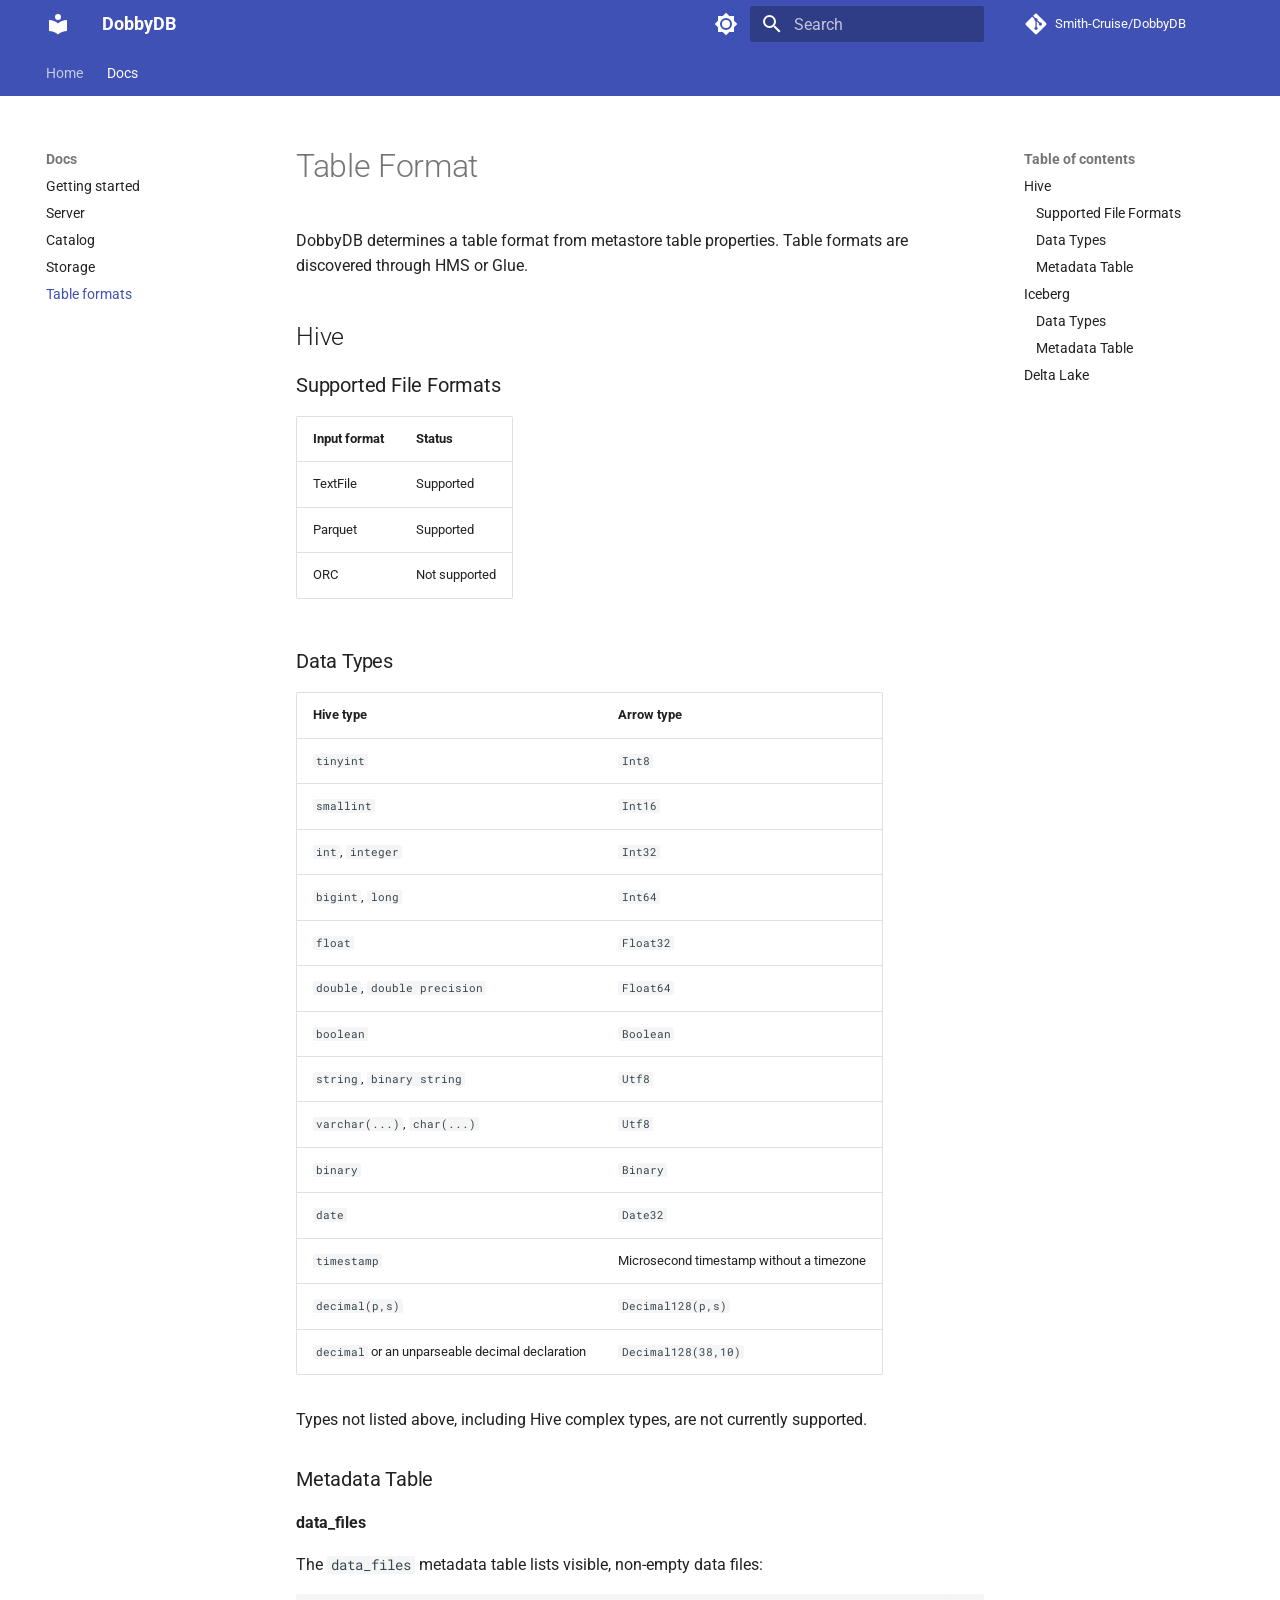
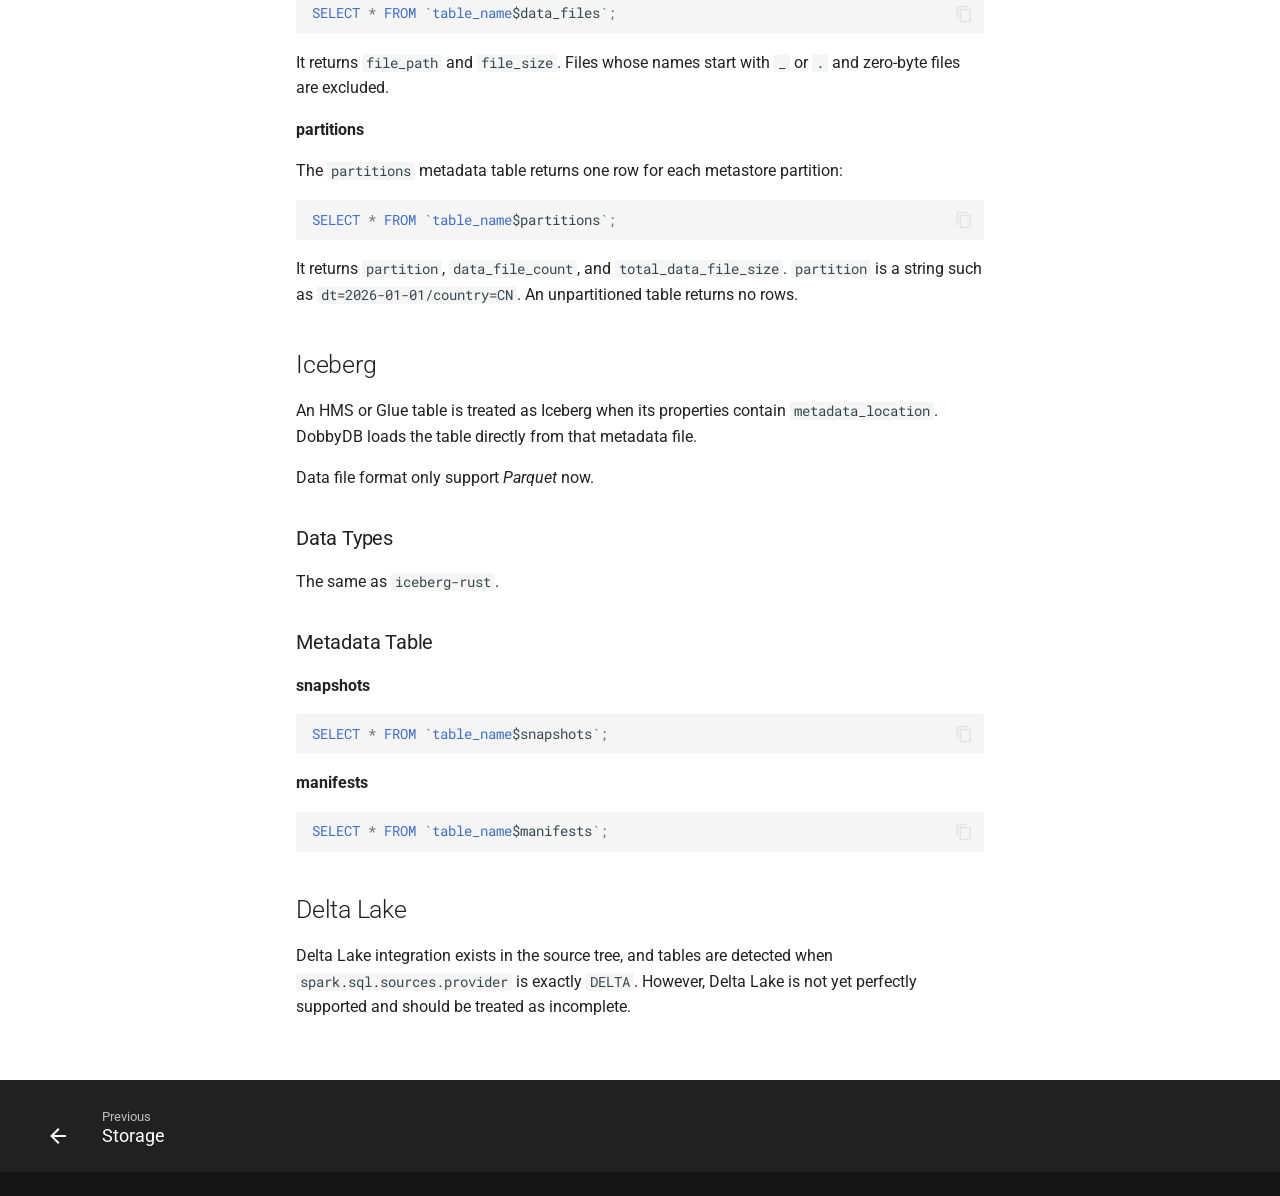
<file: table-format/index.html>
<!doctype html>
<html lang="en" class="no-js">
  <head>
    
      <meta charset="utf-8">
      <meta name="viewport" content="width=device-width,initial-scale=1">
      
        <meta name="description" content="A DataFusion-based query engine for lakehouse workloads">
      
      
      
        <link rel="canonical" href="https://smith-cruise.github.io/dobbydb/table-format/">
      
      
        <link rel="prev" href="../storage/">
      
      
      
        
      
      
      <link rel="icon" href="../assets/images/favicon.png">
      <meta name="generator" content="mkdocs-1.6.1, mkdocs-material-9.7.6">
    
    
      
        <title>Table formats - DobbyDB</title>
      
    
    
      <link rel="stylesheet" href="../assets/stylesheets/main.484c7ddc.min.css">
      
        
        <link rel="stylesheet" href="../assets/stylesheets/palette.ab4e12ef.min.css">
      
      


    
    
      
    
    
      
        
        
        <link rel="preconnect" href="https://fonts.gstatic.com" crossorigin>
        <link rel="stylesheet" href="https://fonts.googleapis.com/css?family=Roboto:300,300i,400,400i,700,700i%7CRoboto+Mono:400,400i,700,700i&display=fallback">
        <style>:root{--md-text-font:"Roboto";--md-code-font:"Roboto Mono"}</style>
      
    
    
      <link rel="stylesheet" href="../stylesheets/extra.css">
    
    <script>__md_scope=new URL("..",location),__md_hash=e=>[...e].reduce(((e,_)=>(e<<5)-e+_.charCodeAt(0)),0),__md_get=(e,_=localStorage,t=__md_scope)=>JSON.parse(_.getItem(t.pathname+"."+e)),__md_set=(e,_,t=localStorage,a=__md_scope)=>{try{t.setItem(a.pathname+"."+e,JSON.stringify(_))}catch(e){}}</script>
    
      

    
    
  </head>
  
  
    
    
      
    
    
    
    
    <body dir="ltr" data-md-color-scheme="default" data-md-color-primary="indigo" data-md-color-accent="indigo">
  
    
    <input class="md-toggle" data-md-toggle="drawer" type="checkbox" id="__drawer" autocomplete="off">
    <input class="md-toggle" data-md-toggle="search" type="checkbox" id="__search" autocomplete="off">
    <label class="md-overlay" for="__drawer"></label>
    <div data-md-component="skip">
      
        
        <a href="#table-format" class="md-skip">
          Skip to content
        </a>
      
    </div>
    <div data-md-component="announce">
      
    </div>
    
    
      

<header class="md-header" data-md-component="header">
  <nav class="md-header__inner md-grid" aria-label="Header">
    <a href=".." title="DobbyDB" class="md-header__button md-logo" aria-label="DobbyDB" data-md-component="logo">
      
  
  <svg xmlns="http://www.w3.org/2000/svg" viewBox="0 0 24 24"><path d="M12 8a3 3 0 0 0 3-3 3 3 0 0 0-3-3 3 3 0 0 0-3 3 3 3 0 0 0 3 3m0 3.54C9.64 9.35 6.5 8 3 8v11c3.5 0 6.64 1.35 9 3.54 2.36-2.19 5.5-3.54 9-3.54V8c-3.5 0-6.64 1.35-9 3.54"/></svg>

    </a>
    <label class="md-header__button md-icon" for="__drawer">
      
      <svg xmlns="http://www.w3.org/2000/svg" viewBox="0 0 24 24"><path d="M3 6h18v2H3zm0 5h18v2H3zm0 5h18v2H3z"/></svg>
    </label>
    <div class="md-header__title" data-md-component="header-title">
      <div class="md-header__ellipsis">
        <div class="md-header__topic">
          <span class="md-ellipsis">
            DobbyDB
          </span>
        </div>
        <div class="md-header__topic" data-md-component="header-topic">
          <span class="md-ellipsis">
            
              Table formats
            
          </span>
        </div>
      </div>
    </div>
    
      
        <form class="md-header__option" data-md-component="palette">
  
    
    
    
    <input class="md-option" data-md-color-media="(prefers-color-scheme: light)" data-md-color-scheme="default" data-md-color-primary="indigo" data-md-color-accent="indigo"  aria-label="Switch to dark mode"  type="radio" name="__palette" id="__palette_0">
    
      <label class="md-header__button md-icon" title="Switch to dark mode" for="__palette_1" hidden>
        <svg xmlns="http://www.w3.org/2000/svg" viewBox="0 0 24 24"><path d="M12 8a4 4 0 0 0-4 4 4 4 0 0 0 4 4 4 4 0 0 0 4-4 4 4 0 0 0-4-4m0 10a6 6 0 0 1-6-6 6 6 0 0 1 6-6 6 6 0 0 1 6 6 6 6 0 0 1-6 6m8-9.31V4h-4.69L12 .69 8.69 4H4v4.69L.69 12 4 15.31V20h4.69L12 23.31 15.31 20H20v-4.69L23.31 12z"/></svg>
      </label>
    
  
    
    
    
    <input class="md-option" data-md-color-media="(prefers-color-scheme: dark)" data-md-color-scheme="slate" data-md-color-primary="indigo" data-md-color-accent="indigo"  aria-label="Switch to light mode"  type="radio" name="__palette" id="__palette_1">
    
      <label class="md-header__button md-icon" title="Switch to light mode" for="__palette_0" hidden>
        <svg xmlns="http://www.w3.org/2000/svg" viewBox="0 0 24 24"><path d="M12 18c-.89 0-1.74-.2-2.5-.55C11.56 16.5 13 14.42 13 12s-1.44-4.5-3.5-5.45C10.26 6.2 11.11 6 12 6a6 6 0 0 1 6 6 6 6 0 0 1-6 6m8-9.31V4h-4.69L12 .69 8.69 4H4v4.69L.69 12 4 15.31V20h4.69L12 23.31 15.31 20H20v-4.69L23.31 12z"/></svg>
      </label>
    
  
</form>
      
    
    
      <script>var palette=__md_get("__palette");if(palette&&palette.color){if("(prefers-color-scheme)"===palette.color.media){var media=matchMedia("(prefers-color-scheme: light)"),input=document.querySelector(media.matches?"[data-md-color-media='(prefers-color-scheme: light)']":"[data-md-color-media='(prefers-color-scheme: dark)']");palette.color.media=input.getAttribute("data-md-color-media"),palette.color.scheme=input.getAttribute("data-md-color-scheme"),palette.color.primary=input.getAttribute("data-md-color-primary"),palette.color.accent=input.getAttribute("data-md-color-accent")}for(var[key,value]of Object.entries(palette.color))document.body.setAttribute("data-md-color-"+key,value)}</script>
    
    
    
      
      
        <label class="md-header__button md-icon" for="__search">
          
          <svg xmlns="http://www.w3.org/2000/svg" viewBox="0 0 24 24"><path d="M9.5 3A6.5 6.5 0 0 1 16 9.5c0 1.61-.59 3.09-1.56 4.23l.27.27h.79l5 5-1.5 1.5-5-5v-.79l-.27-.27A6.52 6.52 0 0 1 9.5 16 6.5 6.5 0 0 1 3 9.5 6.5 6.5 0 0 1 9.5 3m0 2C7 5 5 7 5 9.5S7 14 9.5 14 14 12 14 9.5 12 5 9.5 5"/></svg>
        </label>
        <div class="md-search" data-md-component="search" role="dialog">
  <label class="md-search__overlay" for="__search"></label>
  <div class="md-search__inner" role="search">
    <form class="md-search__form" name="search">
      <input type="text" class="md-search__input" name="query" aria-label="Search" placeholder="Search" autocapitalize="off" autocorrect="off" autocomplete="off" spellcheck="false" data-md-component="search-query" required>
      <label class="md-search__icon md-icon" for="__search">
        
        <svg xmlns="http://www.w3.org/2000/svg" viewBox="0 0 24 24"><path d="M9.5 3A6.5 6.5 0 0 1 16 9.5c0 1.61-.59 3.09-1.56 4.23l.27.27h.79l5 5-1.5 1.5-5-5v-.79l-.27-.27A6.52 6.52 0 0 1 9.5 16 6.5 6.5 0 0 1 3 9.5 6.5 6.5 0 0 1 9.5 3m0 2C7 5 5 7 5 9.5S7 14 9.5 14 14 12 14 9.5 12 5 9.5 5"/></svg>
        
        <svg xmlns="http://www.w3.org/2000/svg" viewBox="0 0 24 24"><path d="M20 11v2H8l5.5 5.5-1.42 1.42L4.16 12l7.92-7.92L13.5 5.5 8 11z"/></svg>
      </label>
      <nav class="md-search__options" aria-label="Search">
        
        <button type="reset" class="md-search__icon md-icon" title="Clear" aria-label="Clear" tabindex="-1">
          
          <svg xmlns="http://www.w3.org/2000/svg" viewBox="0 0 24 24"><path d="M19 6.41 17.59 5 12 10.59 6.41 5 5 6.41 10.59 12 5 17.59 6.41 19 12 13.41 17.59 19 19 17.59 13.41 12z"/></svg>
        </button>
      </nav>
      
    </form>
    <div class="md-search__output">
      <div class="md-search__scrollwrap" tabindex="0" data-md-scrollfix>
        <div class="md-search-result" data-md-component="search-result">
          <div class="md-search-result__meta">
            Initializing search
          </div>
          <ol class="md-search-result__list" role="presentation"></ol>
        </div>
      </div>
    </div>
  </div>
</div>
      
    
    
      <div class="md-header__source">
        <a href="https://github.com/Smith-Cruise/DobbyDB" title="Go to repository" class="md-source" data-md-component="source">
  <div class="md-source__icon md-icon">
    
    <svg xmlns="http://www.w3.org/2000/svg" viewBox="0 0 448 512"><!--! Font Awesome Free 7.1.0 by @fontawesome - https://fontawesome.com License - https://fontawesome.com/license/free (Icons: CC BY 4.0, Fonts: SIL OFL 1.1, Code: MIT License) Copyright 2025 Fonticons, Inc.--><path d="M439.6 236.1 244 40.5c-5.4-5.5-12.8-8.5-20.4-8.5s-15 3-20.4 8.4L162.5 81l51.5 51.5c27.1-9.1 52.7 16.8 43.4 43.7l49.7 49.7c34.2-11.8 61.2 31 35.5 56.7-26.5 26.5-70.2-2.9-56-37.3L240.3 199v121.9c25.3 12.5 22.3 41.8 9.1 55-6.4 6.4-15.2 10.1-24.3 10.1s-17.8-3.6-24.3-10.1c-17.6-17.6-11.1-46.9 11.2-56v-123c-20.8-8.5-24.6-30.7-18.6-45L142.6 101 8.5 235.1C3 240.6 0 247.9 0 255.5s3 15 8.5 20.4l195.6 195.7c5.4 5.4 12.7 8.4 20.4 8.4s15-3 20.4-8.4l194.7-194.7c5.4-5.4 8.4-12.8 8.4-20.4s-3-15-8.4-20.4"/></svg>
  </div>
  <div class="md-source__repository">
    Smith-Cruise/DobbyDB
  </div>
</a>
      </div>
    
  </nav>
  
</header>
    
    <div class="md-container" data-md-component="container">
      
      
        
          
            
<nav class="md-tabs" aria-label="Tabs" data-md-component="tabs">
  <div class="md-grid">
    <ul class="md-tabs__list">
      
        
  
  
  
  
    <li class="md-tabs__item">
      <a href=".." class="md-tabs__link">
        
  
  
    
  
  Home

      </a>
    </li>
  

      
        
  
  
  
    
  
  
    
    
      <li class="md-tabs__item md-tabs__item--active">
        <a href="../getting-started/" class="md-tabs__link">
          
  
  
  Docs

        </a>
      </li>
    
  

      
    </ul>
  </div>
</nav>
          
        
      
      <main class="md-main" data-md-component="main">
        <div class="md-main__inner md-grid">
          
            
              
              <div class="md-sidebar md-sidebar--primary" data-md-component="sidebar" data-md-type="navigation" >
                <div class="md-sidebar__scrollwrap">
                  <div class="md-sidebar__inner">
                    


  


<nav class="md-nav md-nav--primary md-nav--lifted" aria-label="Navigation" data-md-level="0">
  <label class="md-nav__title" for="__drawer">
    <a href=".." title="DobbyDB" class="md-nav__button md-logo" aria-label="DobbyDB" data-md-component="logo">
      
  
  <svg xmlns="http://www.w3.org/2000/svg" viewBox="0 0 24 24"><path d="M12 8a3 3 0 0 0 3-3 3 3 0 0 0-3-3 3 3 0 0 0-3 3 3 3 0 0 0 3 3m0 3.54C9.64 9.35 6.5 8 3 8v11c3.5 0 6.64 1.35 9 3.54 2.36-2.19 5.5-3.54 9-3.54V8c-3.5 0-6.64 1.35-9 3.54"/></svg>

    </a>
    DobbyDB
  </label>
  
    <div class="md-nav__source">
      <a href="https://github.com/Smith-Cruise/DobbyDB" title="Go to repository" class="md-source" data-md-component="source">
  <div class="md-source__icon md-icon">
    
    <svg xmlns="http://www.w3.org/2000/svg" viewBox="0 0 448 512"><!--! Font Awesome Free 7.1.0 by @fontawesome - https://fontawesome.com License - https://fontawesome.com/license/free (Icons: CC BY 4.0, Fonts: SIL OFL 1.1, Code: MIT License) Copyright 2025 Fonticons, Inc.--><path d="M439.6 236.1 244 40.5c-5.4-5.5-12.8-8.5-20.4-8.5s-15 3-20.4 8.4L162.5 81l51.5 51.5c27.1-9.1 52.7 16.8 43.4 43.7l49.7 49.7c34.2-11.8 61.2 31 35.5 56.7-26.5 26.5-70.2-2.9-56-37.3L240.3 199v121.9c25.3 12.5 22.3 41.8 9.1 55-6.4 6.4-15.2 10.1-24.3 10.1s-17.8-3.6-24.3-10.1c-17.6-17.6-11.1-46.9 11.2-56v-123c-20.8-8.5-24.6-30.7-18.6-45L142.6 101 8.5 235.1C3 240.6 0 247.9 0 255.5s3 15 8.5 20.4l195.6 195.7c5.4 5.4 12.7 8.4 20.4 8.4s15-3 20.4-8.4l194.7-194.7c5.4-5.4 8.4-12.8 8.4-20.4s-3-15-8.4-20.4"/></svg>
  </div>
  <div class="md-source__repository">
    Smith-Cruise/DobbyDB
  </div>
</a>
    </div>
  
  <ul class="md-nav__list" data-md-scrollfix>
    
      
      
  
  
  
  
    <li class="md-nav__item">
      <a href=".." class="md-nav__link">
        
  
  
  <span class="md-ellipsis">
    
  
    Home
  

    
  </span>
  
  

      </a>
    </li>
  

    
      
      
  
  
    
  
  
  
    
    
    
    
      
        
        
      
      
    
    
    <li class="md-nav__item md-nav__item--active md-nav__item--section md-nav__item--nested">
      
        
        
        <input class="md-nav__toggle md-toggle " type="checkbox" id="__nav_2" checked>
        
          
          <label class="md-nav__link" for="__nav_2" id="__nav_2_label" tabindex="">
            
  
  
  <span class="md-ellipsis">
    
  
    Docs
  

    
  </span>
  
  

            <span class="md-nav__icon md-icon"></span>
          </label>
        
        <nav class="md-nav" data-md-level="1" aria-labelledby="__nav_2_label" aria-expanded="true">
          <label class="md-nav__title" for="__nav_2">
            <span class="md-nav__icon md-icon"></span>
            
  
    Docs
  

          </label>
          <ul class="md-nav__list" data-md-scrollfix>
            
              
                
  
  
  
  
    <li class="md-nav__item">
      <a href="../getting-started/" class="md-nav__link">
        
  
  
  <span class="md-ellipsis">
    
  
    Getting started
  

    
  </span>
  
  

      </a>
    </li>
  

              
            
              
                
  
  
  
  
    <li class="md-nav__item">
      <a href="../server/" class="md-nav__link">
        
  
  
  <span class="md-ellipsis">
    
  
    Server
  

    
  </span>
  
  

      </a>
    </li>
  

              
            
              
                
  
  
  
  
    <li class="md-nav__item">
      <a href="../catalog/" class="md-nav__link">
        
  
  
  <span class="md-ellipsis">
    
  
    Catalog
  

    
  </span>
  
  

      </a>
    </li>
  

              
            
              
                
  
  
  
  
    <li class="md-nav__item">
      <a href="../storage/" class="md-nav__link">
        
  
  
  <span class="md-ellipsis">
    
  
    Storage
  

    
  </span>
  
  

      </a>
    </li>
  

              
            
              
                
  
  
    
  
  
  
    <li class="md-nav__item md-nav__item--active">
      
      <input class="md-nav__toggle md-toggle" type="checkbox" id="__toc">
      
      
        
      
      
        <label class="md-nav__link md-nav__link--active" for="__toc">
          
  
  
  <span class="md-ellipsis">
    
  
    Table formats
  

    
  </span>
  
  

          <span class="md-nav__icon md-icon"></span>
        </label>
      
      <a href="./" class="md-nav__link md-nav__link--active">
        
  
  
  <span class="md-ellipsis">
    
  
    Table formats
  

    
  </span>
  
  

      </a>
      
        

<nav class="md-nav md-nav--secondary" aria-label="Table of contents">
  
  
  
    
  
  
    <label class="md-nav__title" for="__toc">
      <span class="md-nav__icon md-icon"></span>
      Table of contents
    </label>
    <ul class="md-nav__list" data-md-component="toc" data-md-scrollfix>
      
        <li class="md-nav__item">
  <a href="#hive" class="md-nav__link">
    <span class="md-ellipsis">
      
        Hive
      
    </span>
  </a>
  
    <nav class="md-nav" aria-label="Hive">
      <ul class="md-nav__list">
        
          <li class="md-nav__item">
  <a href="#supported-file-formats" class="md-nav__link">
    <span class="md-ellipsis">
      
        Supported File Formats
      
    </span>
  </a>
  
</li>
        
          <li class="md-nav__item">
  <a href="#data-types" class="md-nav__link">
    <span class="md-ellipsis">
      
        Data Types
      
    </span>
  </a>
  
</li>
        
          <li class="md-nav__item">
  <a href="#metadata-table" class="md-nav__link">
    <span class="md-ellipsis">
      
        Metadata Table
      
    </span>
  </a>
  
</li>
        
      </ul>
    </nav>
  
</li>
      
        <li class="md-nav__item">
  <a href="#iceberg" class="md-nav__link">
    <span class="md-ellipsis">
      
        Iceberg
      
    </span>
  </a>
  
    <nav class="md-nav" aria-label="Iceberg">
      <ul class="md-nav__list">
        
          <li class="md-nav__item">
  <a href="#data-types_1" class="md-nav__link">
    <span class="md-ellipsis">
      
        Data Types
      
    </span>
  </a>
  
</li>
        
          <li class="md-nav__item">
  <a href="#metadata-table_1" class="md-nav__link">
    <span class="md-ellipsis">
      
        Metadata Table
      
    </span>
  </a>
  
</li>
        
      </ul>
    </nav>
  
</li>
      
        <li class="md-nav__item">
  <a href="#delta-lake" class="md-nav__link">
    <span class="md-ellipsis">
      
        Delta Lake
      
    </span>
  </a>
  
</li>
      
    </ul>
  
</nav>
      
    </li>
  

              
            
          </ul>
        </nav>
      
    </li>
  

    
  </ul>
</nav>
                  </div>
                </div>
              </div>
            
            
              
              <div class="md-sidebar md-sidebar--secondary" data-md-component="sidebar" data-md-type="toc" >
                <div class="md-sidebar__scrollwrap">
                  <div class="md-sidebar__inner">
                    

<nav class="md-nav md-nav--secondary" aria-label="Table of contents">
  
  
  
    
  
  
    <label class="md-nav__title" for="__toc">
      <span class="md-nav__icon md-icon"></span>
      Table of contents
    </label>
    <ul class="md-nav__list" data-md-component="toc" data-md-scrollfix>
      
        <li class="md-nav__item">
  <a href="#hive" class="md-nav__link">
    <span class="md-ellipsis">
      
        Hive
      
    </span>
  </a>
  
    <nav class="md-nav" aria-label="Hive">
      <ul class="md-nav__list">
        
          <li class="md-nav__item">
  <a href="#supported-file-formats" class="md-nav__link">
    <span class="md-ellipsis">
      
        Supported File Formats
      
    </span>
  </a>
  
</li>
        
          <li class="md-nav__item">
  <a href="#data-types" class="md-nav__link">
    <span class="md-ellipsis">
      
        Data Types
      
    </span>
  </a>
  
</li>
        
          <li class="md-nav__item">
  <a href="#metadata-table" class="md-nav__link">
    <span class="md-ellipsis">
      
        Metadata Table
      
    </span>
  </a>
  
</li>
        
      </ul>
    </nav>
  
</li>
      
        <li class="md-nav__item">
  <a href="#iceberg" class="md-nav__link">
    <span class="md-ellipsis">
      
        Iceberg
      
    </span>
  </a>
  
    <nav class="md-nav" aria-label="Iceberg">
      <ul class="md-nav__list">
        
          <li class="md-nav__item">
  <a href="#data-types_1" class="md-nav__link">
    <span class="md-ellipsis">
      
        Data Types
      
    </span>
  </a>
  
</li>
        
          <li class="md-nav__item">
  <a href="#metadata-table_1" class="md-nav__link">
    <span class="md-ellipsis">
      
        Metadata Table
      
    </span>
  </a>
  
</li>
        
      </ul>
    </nav>
  
</li>
      
        <li class="md-nav__item">
  <a href="#delta-lake" class="md-nav__link">
    <span class="md-ellipsis">
      
        Delta Lake
      
    </span>
  </a>
  
</li>
      
    </ul>
  
</nav>
                  </div>
                </div>
              </div>
            
          
          
            <div class="md-content" data-md-component="content">
              
              <article class="md-content__inner md-typeset">
                
                  


  
  


<h1 id="table-format">Table Format</h1>
<p>DobbyDB determines a table format from metastore table properties. Table
formats are discovered through HMS or Glue.</p>
<h2 id="hive">Hive</h2>
<h3 id="supported-file-formats">Supported File Formats</h3>
<table>
<thead>
<tr>
<th>Input format</th>
<th>Status</th>
</tr>
</thead>
<tbody>
<tr>
<td>TextFile</td>
<td>Supported</td>
</tr>
<tr>
<td>Parquet</td>
<td>Supported</td>
</tr>
<tr>
<td>ORC</td>
<td>Not supported</td>
</tr>
</tbody>
</table>
<h3 id="data-types">Data Types</h3>
<table>
<thead>
<tr>
<th>Hive type</th>
<th>Arrow type</th>
</tr>
</thead>
<tbody>
<tr>
<td><code>tinyint</code></td>
<td><code>Int8</code></td>
</tr>
<tr>
<td><code>smallint</code></td>
<td><code>Int16</code></td>
</tr>
<tr>
<td><code>int</code>, <code>integer</code></td>
<td><code>Int32</code></td>
</tr>
<tr>
<td><code>bigint</code>, <code>long</code></td>
<td><code>Int64</code></td>
</tr>
<tr>
<td><code>float</code></td>
<td><code>Float32</code></td>
</tr>
<tr>
<td><code>double</code>, <code>double precision</code></td>
<td><code>Float64</code></td>
</tr>
<tr>
<td><code>boolean</code></td>
<td><code>Boolean</code></td>
</tr>
<tr>
<td><code>string</code>, <code>binary string</code></td>
<td><code>Utf8</code></td>
</tr>
<tr>
<td><code>varchar(...)</code>, <code>char(...)</code></td>
<td><code>Utf8</code></td>
</tr>
<tr>
<td><code>binary</code></td>
<td><code>Binary</code></td>
</tr>
<tr>
<td><code>date</code></td>
<td><code>Date32</code></td>
</tr>
<tr>
<td><code>timestamp</code></td>
<td>Microsecond timestamp without a timezone</td>
</tr>
<tr>
<td><code>decimal(p,s)</code></td>
<td><code>Decimal128(p,s)</code></td>
</tr>
<tr>
<td><code>decimal</code> or an unparseable decimal declaration</td>
<td><code>Decimal128(38,10)</code></td>
</tr>
</tbody>
</table>
<p>Types not listed above, including Hive complex types, are not currently
supported.</p>
<h3 id="metadata-table">Metadata Table</h3>
<p><strong>data_files</strong></p>
<p>The <code>data_files</code> metadata table lists visible, non-empty data files:</p>
<div class="highlight"><pre><span></span><code><a id="__codelineno-0-1" name="__codelineno-0-1" href="#__codelineno-0-1"></a><span class="k">SELECT</span><span class="w"> </span><span class="o">*</span><span class="w"> </span><span class="k">FROM</span><span class="w"> </span><span class="o">`</span><span class="k">table_name</span><span class="err">$</span><span class="n">data_files</span><span class="o">`</span><span class="p">;</span>
</code></pre></div>
<p>It returns <code>file_path</code> and <code>file_size</code>. Files whose names start with <code>_</code> or <code>.</code>
and zero-byte files are excluded.</p>
<p><strong>partitions</strong></p>
<p>The <code>partitions</code> metadata table returns one row for each metastore partition:</p>
<div class="highlight"><pre><span></span><code><a id="__codelineno-1-1" name="__codelineno-1-1" href="#__codelineno-1-1"></a><span class="k">SELECT</span><span class="w"> </span><span class="o">*</span><span class="w"> </span><span class="k">FROM</span><span class="w"> </span><span class="o">`</span><span class="k">table_name</span><span class="err">$</span><span class="n">partitions</span><span class="o">`</span><span class="p">;</span>
</code></pre></div>
<p>It returns <code>partition</code>, <code>data_file_count</code>, and <code>total_data_file_size</code>.
<code>partition</code> is a string such as <code>dt=2026-01-01/country=CN</code>.
An unpartitioned table returns no rows.</p>
<h2 id="iceberg">Iceberg</h2>
<p>An HMS or Glue table is treated as Iceberg when its properties contain
<code>metadata_location</code>. DobbyDB loads the table directly from that metadata file.</p>
<p>Data file format only support <em>Parquet</em> now.</p>
<h3 id="data-types_1">Data Types</h3>
<p>The same as <code>iceberg-rust</code>.</p>
<h3 id="metadata-table_1">Metadata Table</h3>
<p><strong>snapshots</strong></p>
<div class="highlight"><pre><span></span><code><a id="__codelineno-2-1" name="__codelineno-2-1" href="#__codelineno-2-1"></a><span class="k">SELECT</span><span class="w"> </span><span class="o">*</span><span class="w"> </span><span class="k">FROM</span><span class="w"> </span><span class="o">`</span><span class="k">table_name</span><span class="err">$</span><span class="n">snapshots</span><span class="o">`</span><span class="p">;</span>
</code></pre></div>
<p><strong>manifests</strong></p>
<div class="highlight"><pre><span></span><code><a id="__codelineno-3-1" name="__codelineno-3-1" href="#__codelineno-3-1"></a><span class="k">SELECT</span><span class="w"> </span><span class="o">*</span><span class="w"> </span><span class="k">FROM</span><span class="w"> </span><span class="o">`</span><span class="k">table_name</span><span class="err">$</span><span class="n">manifests</span><span class="o">`</span><span class="p">;</span>
</code></pre></div>
<h2 id="delta-lake">Delta Lake</h2>
<p>Delta Lake integration exists in the source tree, and tables are detected when
<code>spark.sql.sources.provider</code> is exactly <code>DELTA</code>. However, Delta Lake is not yet
perfectly supported and should be treated as incomplete.</p>












                
              </article>
            </div>
          
          
<script>var target=document.getElementById(location.hash.slice(1));target&&target.name&&(target.checked=target.name.startsWith("__tabbed_"))</script>
        </div>
        
      </main>
      
        <footer class="md-footer">
  
    
      
      <nav class="md-footer__inner md-grid" aria-label="Footer" >
        
          
          <a href="../storage/" class="md-footer__link md-footer__link--prev" aria-label="Previous: Storage">
            <div class="md-footer__button md-icon">
              
              <svg xmlns="http://www.w3.org/2000/svg" viewBox="0 0 24 24"><path d="M20 11v2H8l5.5 5.5-1.42 1.42L4.16 12l7.92-7.92L13.5 5.5 8 11z"/></svg>
            </div>
            <div class="md-footer__title">
              <span class="md-footer__direction">
                Previous
              </span>
              <div class="md-ellipsis">
                Storage
              </div>
            </div>
          </a>
        
        
      </nav>
    
  
  <div class="md-footer-meta md-typeset">
    <div class="md-footer-meta__inner md-grid">
      <div class="md-copyright">
  
  
</div>
      
    </div>
  </div>
</footer>
      
    </div>
    <div class="md-dialog" data-md-component="dialog">
      <div class="md-dialog__inner md-typeset"></div>
    </div>
    
    
    
      
      
      <script id="__config" type="application/json">{"annotate": null, "base": "..", "features": ["navigation.instant", "navigation.tabs", "navigation.footer", "content.code.copy"], "search": "../assets/javascripts/workers/search.2c215733.min.js", "tags": null, "translations": {"clipboard.copied": "Copied to clipboard", "clipboard.copy": "Copy to clipboard", "search.result.more.one": "1 more on this page", "search.result.more.other": "# more on this page", "search.result.none": "No matching documents", "search.result.one": "1 matching document", "search.result.other": "# matching documents", "search.result.placeholder": "Type to start searching", "search.result.term.missing": "Missing", "select.version": "Select version"}, "version": null}</script>
    
    
      <script src="../assets/javascripts/bundle.79ae519e.min.js"></script>
      
    
  </body>
</html>
</file>
<file: stylesheets/extra.css>
.ddb-hero {
  position: relative;
  isolation: isolate;
  display: flex;
  width: 100vw;
  min-height: calc(100vh - 4.8rem);
  min-height: calc(100dvh - 4.8rem);
  margin: 0 calc(50% - 50vw);
  padding: clamp(3rem, 8vw, 7rem) clamp(1.5rem, 6vw, 5rem);
  flex-direction: column;
  justify-content: center;
  overflow: hidden;
  color: #fff;
  background:
    radial-gradient(circle at 68% 48%, rgb(125 211 252 / 65%) 0, transparent 3%),
    radial-gradient(circle at 72% 45%, rgb(67 56 202 / 45%) 0, transparent 22%),
    radial-gradient(ellipse at 72% 55%, rgb(30 64 175 / 28%) 0, transparent 48%),
    linear-gradient(115deg, #020617 0%, #07142f 48%, #11124a 100%);
  box-shadow: inset 0 0 5rem rgb(59 130 246 / 10%);
}

.md-main:has(.ddb-hero) {
  overflow: hidden;
}

.md-main__inner:has(.ddb-hero) {
  width: 100%;
  max-width: none;
  margin: 0;
  padding: 0;
}

.md-content:has(.ddb-hero) {
  overflow: visible;
}

.md-content__inner:has(.ddb-hero) {
  max-width: none;
  margin: 0;
  padding: 0;
}

.md-content__inner:has(.ddb-hero)::before {
  display: none;
}

.ddb-hero::before,
.ddb-hero::after {
  position: absolute;
  z-index: -1;
  content: "";
  pointer-events: none;
}

.ddb-hero::before {
  inset: -55%;
  background: repeating-conic-gradient(
    from 0deg at 68% 48%,
    transparent 0deg 1.7deg,
    rgb(186 230 253 / 0%) 1.72deg,
    rgb(125 211 252 / 62%) 1.76deg,
    rgb(99 102 241 / 18%) 1.82deg,
    transparent 1.9deg 4.3deg
  );
  opacity: 0.72;
  mask-image: radial-gradient(
    circle at 68% 48%,
    transparent 0 7%,
    #000 20% 100%
  );
  -webkit-mask-image: radial-gradient(
    circle at 68% 48%,
    transparent 0 7%,
    #000 20% 100%
  );
  animation: ddb-warp 6s ease-in-out infinite alternate;
}

.ddb-hero::after {
  inset: 0;
  background:
    radial-gradient(circle at 10% 18%, #fff 0 1px, transparent 1.5px),
    radial-gradient(circle at 22% 74%, #93c5fd 0 1px, transparent 1.5px),
    radial-gradient(circle at 36% 31%, #fff 0 1px, transparent 1.5px),
    radial-gradient(circle at 48% 82%, #c4b5fd 0 1px, transparent 1.5px),
    radial-gradient(circle at 57% 17%, #bae6fd 0 1.5px, transparent 2px),
    radial-gradient(circle at 81% 70%, #fff 0 1px, transparent 1.5px),
    radial-gradient(circle at 91% 24%, #a5b4fc 0 1.5px, transparent 2px),
    linear-gradient(90deg, rgb(2 6 23 / 78%) 0%, transparent 62%);
  background-size:
    19rem 17rem,
    23rem 29rem,
    31rem 21rem,
    27rem 23rem,
    37rem 31rem,
    29rem 37rem,
    41rem 27rem,
    100% 100%;
  opacity: 0.85;
}

.ddb-hero h1 {
  max-width: 48rem;
  margin-bottom: 1rem;
  font-size: clamp(2.4rem, 6vw, 4.5rem);
  font-weight: 700;
  line-height: 1.05;
  letter-spacing: -0.04em;
  color: #fff;
  text-shadow: 0 0.25rem 2rem rgb(15 23 42 / 90%);
}

.ddb-hero > p {
  max-width: 42rem;
  font-size: 1.05rem;
  color: rgb(226 232 240 / 92%);
  text-shadow: 0 0.125rem 1rem #020617;
}

.ddb-hero .md-button {
  margin-top: 0.75rem;
  margin-right: 0.5rem;
  color: #fff;
  border-color: rgb(255 255 255 / 65%);
  backdrop-filter: blur(0.4rem);
}

.ddb-hero .md-button:hover {
  color: #020617;
  background-color: #fff;
  border-color: #fff;
}

.ddb-hero .md-button--primary {
  color: #020617;
  background-color: #7dd3fc;
  border-color: #7dd3fc;
}

.ddb-hero .md-button--primary:hover {
  background-color: #bae6fd;
  border-color: #bae6fd;
}

@keyframes ddb-warp {
  from {
    transform: scale(0.72) rotate(0deg);
  }

  to {
    transform: scale(1.18) rotate(0.6deg);
  }
}

.md-content__inner {
  margin-bottom: 3rem;
}

@media screen and (min-width: 76.25em) {
  .md-content__inner {
    max-width: 72rem;
    margin-right: auto;
    margin-left: auto;
  }
}

@media screen and (max-width: 44.984375em) {
  .ddb-hero {
    min-height: calc(100vh - 3.2rem);
    min-height: calc(100dvh - 3.2rem);
    padding: 3rem 1.5rem;
  }
}

@media (prefers-reduced-motion: reduce) {
  .ddb-hero::before {
    animation: none;
    transform: scale(1);
  }
}
</file>
<file: assets/stylesheets/main.484c7ddc.min.css>
@charset "UTF-8";html{-webkit-text-size-adjust:none;-moz-text-size-adjust:none;text-size-adjust:none;box-sizing:border-box}*,:after,:before{box-sizing:inherit}@media (prefers-reduced-motion){*,:after,:before{transition:none!important}}body{margin:0}a,button,input,label{-webkit-tap-highlight-color:transparent}a{color:inherit;text-decoration:none}hr{border:0;box-sizing:initial;display:block;height:.05rem;overflow:visible;padding:0}small{font-size:80%}sub,sup{line-height:1em}img{border-style:none}table{border-collapse:initial;border-spacing:0}td,th{font-weight:400;vertical-align:top}button{background:#0000;border:0;font-family:inherit;font-size:inherit;margin:0;padding:0}input{border:0;outline:none}:root{--md-primary-fg-color:#4051b5;--md-primary-fg-color--light:#5d6cc0;--md-primary-fg-color--dark:#303fa1;--md-primary-bg-color:#fff;--md-primary-bg-color--light:#ffffffb3;--md-accent-fg-color:#526cfe;--md-accent-fg-color--transparent:#526cfe1a;--md-accent-bg-color:#fff;--md-accent-bg-color--light:#ffffffb3}[data-md-color-scheme=default]{color-scheme:light}[data-md-color-scheme=default] img[src$="#gh-dark-mode-only"],[data-md-color-scheme=default] img[src$="#only-dark"]{display:none}:root,[data-md-color-scheme=default]{--md-hue:225deg;--md-default-fg-color:#000000de;--md-default-fg-color--light:#0000008a;--md-default-fg-color--lighter:#00000052;--md-default-fg-color--lightest:#00000012;--md-default-bg-color:#fff;--md-default-bg-color--light:#ffffffb3;--md-default-bg-color--lighter:#ffffff4d;--md-default-bg-color--lightest:#ffffff1f;--md-code-fg-color:#36464e;--md-code-bg-color:#f5f5f5;--md-code-bg-color--light:#f5f5f5b3;--md-code-bg-color--lighter:#f5f5f54d;--md-code-hl-color:#4287ff;--md-code-hl-color--light:#4287ff1a;--md-code-hl-number-color:#d52a2a;--md-code-hl-special-color:#db1457;--md-code-hl-function-color:#a846b9;--md-code-hl-constant-color:#6e59d9;--md-code-hl-keyword-color:#3f6ec6;--md-code-hl-string-color:#1c7d4d;--md-code-hl-name-color:var(--md-code-fg-color);--md-code-hl-operator-color:var(--md-default-fg-color--light);--md-code-hl-punctuation-color:var(--md-default-fg-color--light);--md-code-hl-comment-color:var(--md-default-fg-color--light);--md-code-hl-generic-color:var(--md-default-fg-color--light);--md-code-hl-variable-color:var(--md-default-fg-color--light);--md-typeset-color:var(--md-default-fg-color);--md-typeset-a-color:var(--md-primary-fg-color);--md-typeset-del-color:#f5503d26;--md-typeset-ins-color:#0bd57026;--md-typeset-kbd-color:#fafafa;--md-typeset-kbd-accent-color:#fff;--md-typeset-kbd-border-color:#b8b8b8;--md-typeset-mark-color:#ffff0080;--md-typeset-table-color:#0000001f;--md-typeset-table-color--light:rgba(0,0,0,.035);--md-admonition-fg-color:var(--md-default-fg-color);--md-admonition-bg-color:var(--md-default-bg-color);--md-warning-fg-color:#000000de;--md-warning-bg-color:#ff9;--md-footer-fg-color:#fff;--md-footer-fg-color--light:#ffffffb3;--md-footer-fg-color--lighter:#ffffff73;--md-footer-bg-color:#000000de;--md-footer-bg-color--dark:#00000052;--md-shadow-z1:0 0.2rem 0.5rem #0000000d,0 0 0.05rem #0000001a;--md-shadow-z2:0 0.2rem 0.5rem #0000001a,0 0 0.05rem #00000040;--md-shadow-z3:0 0.2rem 0.5rem #0003,0 0 0.05rem #00000059}.md-icon svg{fill:currentcolor;display:block;height:1.2rem;width:1.2rem}body{-webkit-font-smoothing:antialiased;-moz-osx-font-smoothing:grayscale;--md-text-font-family:var(--md-text-font,_),-apple-system,BlinkMacSystemFont,Helvetica,Arial,sans-serif;--md-code-font-family:var(--md-code-font,_),SFMono-Regular,Consolas,Menlo,monospace}aside,body,input{font-feature-settings:"kern","liga";color:var(--md-typeset-color);font-family:var(--md-text-font-family)}code,kbd,pre{font-feature-settings:"kern";font-family:var(--md-code-font-family)}:root{--md-typeset-table-sort-icon:url('data:image/svg+xml;charset=utf-8,<svg xmlns="http://www.w3.org/2000/svg" viewBox="0 0 24 24"><path d="m18 21-4-4h3V7h-3l4-4 4 4h-3v10h3M2 19v-2h10v2M2 13v-2h7v2M2 7V5h4v2z"/></svg>');--md-typeset-table-sort-icon--asc:url('data:image/svg+xml;charset=utf-8,<svg xmlns="http://www.w3.org/2000/svg" viewBox="0 0 24 24"><path d="M19 17h3l-4 4-4-4h3V3h2M2 17h10v2H2M6 5v2H2V5m0 6h7v2H2z"/></svg>');--md-typeset-table-sort-icon--desc:url('data:image/svg+xml;charset=utf-8,<svg xmlns="http://www.w3.org/2000/svg" viewBox="0 0 24 24"><path d="M19 7h3l-4-4-4 4h3v14h2M2 17h10v2H2M6 5v2H2V5m0 6h7v2H2z"/></svg>')}.md-typeset{-webkit-print-color-adjust:exact;color-adjust:exact;font-size:.8rem;line-height:1.6;overflow-wrap:break-word}@media print{.md-typeset{font-size:.68rem}}.md-typeset blockquote,.md-typeset dl,.md-typeset figure,.md-typeset ol,.md-typeset pre,.md-typeset ul{margin-bottom:1em;margin-top:1em}.md-typeset h1{color:var(--md-default-fg-color--light);font-size:2em;line-height:1.3;margin:0 0 1.25em}.md-typeset h1,.md-typeset h2{font-weight:300;letter-spacing:-.01em}.md-typeset h2{font-size:1.5625em;line-height:1.4;margin:1.6em 0 .64em}.md-typeset h3{font-size:1.25em;font-weight:400;letter-spacing:-.01em;line-height:1.5;margin:1.6em 0 .8em}.md-typeset h2+h3{margin-top:.8em}.md-typeset h4{font-weight:700;letter-spacing:-.01em;margin:1em 0}.md-typeset h5,.md-typeset h6{color:var(--md-default-fg-color--light);font-size:.8em;font-weight:700;letter-spacing:-.01em;margin:1.25em 0}.md-typeset h5{text-transform:uppercase}.md-typeset h5 code{text-transform:none}.md-typeset hr{border-bottom:.05rem solid var(--md-default-fg-color--lightest);display:flow-root;margin:1.5em 0}.md-typeset a{color:var(--md-typeset-a-color);word-break:break-word}.md-typeset a,.md-typeset a:before{transition:color 125ms}.md-typeset a:focus,.md-typeset a:hover{color:var(--md-accent-fg-color)}.md-typeset a:focus code,.md-typeset a:hover code{background-color:var(--md-accent-fg-color--transparent);color:var(--md-accent-fg-color)}.md-typeset a code{color:var(--md-typeset-a-color)}.md-typeset a.focus-visible{outline-color:var(--md-accent-fg-color);outline-offset:.2rem}.md-typeset code,.md-typeset kbd,.md-typeset pre{color:var(--md-code-fg-color);direction:ltr;font-variant-ligatures:none;transition:background-color 125ms}@media print{.md-typeset code,.md-typeset kbd,.md-typeset pre{white-space:pre-wrap}}.md-typeset code{background-color:var(--md-code-bg-color);border-radius:.1rem;-webkit-box-decoration-break:clone;box-decoration-break:clone;font-size:.85em;padding:0 .2941176471em;transition:color 125ms,background-color 125ms;word-break:break-word}.md-typeset code:not(.focus-visible){-webkit-tap-highlight-color:transparent;outline:none}.md-typeset pre{display:flow-root;line-height:1.4;position:relative}.md-typeset pre>code{-webkit-box-decoration-break:slice;box-decoration-break:slice;box-shadow:none;display:block;margin:0;outline-color:var(--md-accent-fg-color);overflow:auto;padding:.7720588235em 1.1764705882em;scrollbar-color:var(--md-default-fg-color--lighter) #0000;scrollbar-width:thin;touch-action:auto;word-break:normal}.md-typeset pre>code:hover{scrollbar-color:var(--md-accent-fg-color) #0000}.md-typeset pre>code::-webkit-scrollbar{height:.2rem;width:.2rem}.md-typeset pre>code::-webkit-scrollbar-thumb{background-color:var(--md-default-fg-color--lighter)}.md-typeset pre>code::-webkit-scrollbar-thumb:hover{background-color:var(--md-accent-fg-color)}.md-typeset kbd{background-color:var(--md-typeset-kbd-color);border-radius:.1rem;box-shadow:0 .1rem 0 .05rem var(--md-typeset-kbd-border-color),0 .1rem 0 var(--md-typeset-kbd-border-color),0 -.1rem .2rem var(--md-typeset-kbd-accent-color) inset;color:var(--md-default-fg-color);display:inline-block;font-size:.75em;padding:0 .6666666667em;vertical-align:text-top;word-break:break-word}.md-typeset mark{background-color:var(--md-typeset-mark-color);-webkit-box-decoration-break:clone;box-decoration-break:clone;color:inherit;word-break:break-word}.md-typeset abbr{cursor:help;text-decoration:none}.md-typeset [data-preview],.md-typeset abbr{border-bottom:.05rem dotted var(--md-default-fg-color--light)}.md-typeset small{opacity:.75}[dir=ltr] .md-typeset sub,[dir=ltr] .md-typeset sup{margin-left:.078125em}[dir=rtl] .md-typeset sub,[dir=rtl] .md-typeset sup{margin-right:.078125em}[dir=ltr] .md-typeset blockquote{padding-left:.6rem}[dir=rtl] .md-typeset blockquote{padding-right:.6rem}[dir=ltr] .md-typeset blockquote{border-left:.2rem solid var(--md-default-fg-color--lighter)}[dir=rtl] .md-typeset blockquote{border-right:.2rem solid var(--md-default-fg-color--lighter)}.md-typeset blockquote{color:var(--md-default-fg-color--light);margin-left:0;margin-right:0}.md-typeset ul{list-style-type:disc}.md-typeset ul[type]{list-style-type:revert-layer}[dir=ltr] .md-typeset ol,[dir=ltr] .md-typeset ul{margin-left:.625em}[dir=rtl] .md-typeset ol,[dir=rtl] .md-typeset ul{margin-right:.625em}.md-typeset ol,.md-typeset ul{padding:0}.md-typeset ol:not([hidden]),.md-typeset ul:not([hidden]){display:flow-root}.md-typeset ol ol,.md-typeset ul ol{list-style-type:lower-alpha}.md-typeset ol ol ol,.md-typeset ul ol ol{list-style-type:lower-roman}.md-typeset ol ol ol ol,.md-typeset ul ol ol ol{list-style-type:upper-alpha}.md-typeset ol ol ol ol ol,.md-typeset ul ol ol ol ol{list-style-type:upper-roman}.md-typeset ol[type],.md-typeset ul[type]{list-style-type:revert-layer}[dir=ltr] .md-typeset ol li,[dir=ltr] .md-typeset ul li{margin-left:1.25em}[dir=rtl] .md-typeset ol li,[dir=rtl] .md-typeset ul li{margin-right:1.25em}.md-typeset ol li,.md-typeset ul li{margin-bottom:.5em}.md-typeset ol li blockquote,.md-typeset ol li p,.md-typeset ul li blockquote,.md-typeset ul li p{margin:.5em 0}.md-typeset ol li:last-child,.md-typeset ul li:last-child{margin-bottom:0}[dir=ltr] .md-typeset ol li ol,[dir=ltr] .md-typeset ol li ul,[dir=ltr] .md-typeset ul li ol,[dir=ltr] .md-typeset ul li ul{margin-left:.625em}[dir=rtl] .md-typeset ol li ol,[dir=rtl] .md-typeset ol li ul,[dir=rtl] .md-typeset ul li ol,[dir=rtl] .md-typeset ul li ul{margin-right:.625em}.md-typeset ol li ol,.md-typeset ol li ul,.md-typeset ul li ol,.md-typeset ul li ul{margin-bottom:.5em;margin-top:.5em}[dir=ltr] .md-typeset dd{margin-left:1.875em}[dir=rtl] .md-typeset dd{margin-right:1.875em}.md-typeset dd{margin-bottom:1.5em;margin-top:1em}.md-typeset img,.md-typeset svg,.md-typeset video{height:auto;max-width:100%}.md-typeset img[align=left]{margin:1em 1em 1em 0}.md-typeset img[align=right]{margin:1em 0 1em 1em}.md-typeset img[align]:only-child{margin-top:0}.md-typeset figure{display:flow-root;margin:1em auto;max-width:100%;text-align:center;width:fit-content}.md-typeset figure img{display:block;margin:0 auto}.md-typeset figcaption{font-style:italic;margin:1em auto;max-width:24rem}.md-typeset iframe{max-width:100%}.md-typeset table:not([class]){background-color:var(--md-default-bg-color);border:.05rem solid var(--md-typeset-table-color);border-radius:.1rem;display:inline-block;font-size:.64rem;max-width:100%;overflow:auto;touch-action:auto}@media print{.md-typeset table:not([class]){display:table}}.md-typeset table:not([class])+*{margin-top:1.5em}.md-typeset table:not([class]) td>:first-child,.md-typeset table:not([class]) th>:first-child{margin-top:0}.md-typeset table:not([class]) td>:last-child,.md-typeset table:not([class]) th>:last-child{margin-bottom:0}.md-typeset table:not([class]) td:not([align]),.md-typeset table:not([class]) th:not([align]){text-align:left}[dir=rtl] .md-typeset table:not([class]) td:not([align]),[dir=rtl] .md-typeset table:not([class]) th:not([align]){text-align:right}.md-typeset table:not([class]) th{font-weight:700;min-width:5rem;padding:.9375em 1.25em;vertical-align:top}.md-typeset table:not([class]) td{border-top:.05rem solid var(--md-typeset-table-color);padding:.9375em 1.25em;vertical-align:top}.md-typeset table:not([class]) tbody tr{transition:background-color 125ms}.md-typeset table:not([class]) tbody tr:hover{background-color:var(--md-typeset-table-color--light);box-shadow:0 .05rem 0 var(--md-default-bg-color) inset}.md-typeset table:not([class]) a{word-break:normal}.md-typeset table th[role=columnheader]{cursor:pointer}[dir=ltr] .md-typeset table th[role=columnheader]:after{margin-left:.5em}[dir=rtl] .md-typeset table th[role=columnheader]:after{margin-right:.5em}.md-typeset table th[role=columnheader]:after{content:"";display:inline-block;height:1.2em;-webkit-mask-image:var(--md-typeset-table-sort-icon);mask-image:var(--md-typeset-table-sort-icon);-webkit-mask-repeat:no-repeat;mask-repeat:no-repeat;-webkit-mask-size:contain;mask-size:contain;transition:background-color 125ms;vertical-align:text-bottom;width:1.2em}.md-typeset table th[role=columnheader]:hover:after{background-color:var(--md-default-fg-color--lighter)}.md-typeset table th[role=columnheader][aria-sort=ascending]:after{background-color:var(--md-default-fg-color--light);-webkit-mask-image:var(--md-typeset-table-sort-icon--asc);mask-image:var(--md-typeset-table-sort-icon--asc)}.md-typeset table th[role=columnheader][aria-sort=descending]:after{background-color:var(--md-default-fg-color--light);-webkit-mask-image:var(--md-typeset-table-sort-icon--desc);mask-image:var(--md-typeset-table-sort-icon--desc)}.md-typeset__scrollwrap{margin:1em -.8rem;overflow-x:auto;touch-action:auto}.md-typeset__table{display:inline-block;margin-bottom:.5em;padding:0 .8rem}@media print{.md-typeset__table{display:block}}html .md-typeset__table table{display:table;margin:0;overflow:hidden;width:100%}@media screen and (max-width:44.984375em){.md-content__inner>pre{margin:1em -.8rem}.md-content__inner>pre code{border-radius:0}}.md-typeset .md-author{border-radius:100%;display:block;flex-shrink:0;height:1.6rem;overflow:hidden;position:relative;transition:color 125ms,transform 125ms;width:1.6rem}.md-typeset .md-author img{display:block}.md-typeset .md-author--more{background:var(--md-default-fg-color--lightest);color:var(--md-default-fg-color--lighter);font-size:.6rem;font-weight:700;line-height:1.6rem;text-align:center}.md-typeset .md-author--long{height:2.4rem;width:2.4rem}.md-typeset a.md-author{transform:scale(1)}.md-typeset a.md-author img{border-radius:100%;filter:grayscale(100%) opacity(75%);transition:filter 125ms}.md-typeset a.md-author:focus,.md-typeset a.md-author:hover{transform:scale(1.1);z-index:1}.md-typeset a.md-author:focus img,.md-typeset a.md-author:hover img{filter:grayscale(0)}.md-banner{background-color:var(--md-footer-bg-color);color:var(--md-footer-fg-color);overflow:auto}@media print{.md-banner{display:none}}.md-banner--warning{background-color:var(--md-warning-bg-color);color:var(--md-warning-fg-color)}.md-banner__inner{font-size:.7rem;margin:.6rem auto;padding:0 .8rem}[dir=ltr] .md-banner__button{float:right}[dir=rtl] .md-banner__button{float:left}.md-banner__button{color:inherit;cursor:pointer;transition:opacity .25s}.no-js .md-banner__button{display:none}.md-banner__button:hover{opacity:.7}html{font-size:125%;height:100%;overflow-x:hidden}@media screen and (min-width:100em){html{font-size:137.5%}}@media screen and (min-width:125em){html{font-size:150%}}body{background-color:var(--md-default-bg-color);display:flex;flex-direction:column;font-size:.5rem;min-height:100%;position:relative;width:100%}@media print{body{display:block}}@media screen and (max-width:59.984375em){body[data-md-scrolllock]{position:fixed}}.md-grid{margin-left:auto;margin-right:auto;max-width:61rem}.md-container{display:flex;flex-direction:column;flex-grow:1}@media print{.md-container{display:block}}.md-main{flex-grow:1}.md-main__inner{display:flex;height:100%;margin-top:1.5rem}.md-ellipsis{overflow:hidden;text-overflow:ellipsis}.md-toggle{display:none}.md-option{height:0;opacity:0;position:absolute;width:0}.md-option:checked+label:not([hidden]){display:block}.md-option.focus-visible+label{outline-color:var(--md-accent-fg-color);outline-style:auto}.md-skip{background-color:var(--md-default-fg-color);border-radius:.1rem;color:var(--md-default-bg-color);font-size:.64rem;margin:.5rem;opacity:0;outline-color:var(--md-accent-fg-color);padding:.3rem .5rem;position:fixed;transform:translateY(.4rem);z-index:-1}.md-skip:focus{opacity:1;transform:translateY(0);transition:transform .25s cubic-bezier(.4,0,.2,1),opacity 175ms 75ms;z-index:10}@page{margin:25mm}:root{--md-clipboard-icon:url('data:image/svg+xml;charset=utf-8,<svg xmlns="http://www.w3.org/2000/svg" viewBox="0 0 24 24"><path d="M19 21H8V7h11m0-2H8a2 2 0 0 0-2 2v14a2 2 0 0 0 2 2h11a2 2 0 0 0 2-2V7a2 2 0 0 0-2-2m-3-4H4a2 2 0 0 0-2 2v14h2V3h12z"/></svg>')}.md-clipboard{border-radius:.1rem;color:var(--md-default-fg-color--lightest);cursor:pointer;height:1.5em;outline-color:var(--md-accent-fg-color);outline-offset:.1rem;transition:color .25s;width:1.5em;z-index:1}@media print{.md-clipboard{display:none}}.md-clipboard:not(.focus-visible){-webkit-tap-highlight-color:transparent;outline:none}:hover>.md-clipboard{color:var(--md-default-fg-color--light)}.md-clipboard:focus,.md-clipboard:hover{color:var(--md-accent-fg-color)}.md-clipboard:after{background-color:currentcolor;content:"";display:block;height:1.125em;margin:0 auto;-webkit-mask-image:var(--md-clipboard-icon);mask-image:var(--md-clipboard-icon);-webkit-mask-position:center;mask-position:center;-webkit-mask-repeat:no-repeat;mask-repeat:no-repeat;-webkit-mask-size:contain;mask-size:contain;width:1.125em}.md-clipboard--inline{cursor:pointer}.md-clipboard--inline code{transition:color .25s,background-color .25s}.md-clipboard--inline:focus code,.md-clipboard--inline:hover code{background-color:var(--md-accent-fg-color--transparent);color:var(--md-accent-fg-color)}:root{--md-code-select-icon:url('data:image/svg+xml;charset=utf-8,<svg xmlns="http://www.w3.org/2000/svg" viewBox="0 0 24 24"><path d="M19 19h-4v2h4c1.1 0 2-.9 2-2v-4h-2m0-12h-4v2h4v4h2V5c0-1.1-.9-2-2-2M5 5h4V3H5c-1.1 0-2 .9-2 2v4h2m0 6H3v4c0 1.1.9 2 2 2h4v-2H5zm2-4h2v2H7zm4 0h2v2h-2zm4 0h2v2h-2zM7 7h2v2H7zm4 0h2v2h-2zm4 0h2v2h-2zm-8 8h2v2H7zm4 0h2v2h-2zm4 0h2v2h-2z"/></svg>');--md-code-copy-icon:url('data:image/svg+xml;charset=utf-8,<svg xmlns="http://www.w3.org/2000/svg" viewBox="0 0 24 24"><path d="M19 21H8V7h11m0-2H8a2 2 0 0 0-2 2v14a2 2 0 0 0 2 2h11a2 2 0 0 0 2-2V7a2 2 0 0 0-2-2m-3-4H4a2 2 0 0 0-2 2v14h2V3h12z"/></svg>')}.md-typeset .md-code__content{display:grid}.md-code__nav{background-color:var(--md-code-bg-color--lighter);border-radius:.1rem;display:flex;gap:.2rem;padding:.2rem;position:absolute;right:.25em;top:.25em;transition:background-color .25s;z-index:1}:hover>.md-code__nav{background-color:var(--md-code-bg-color--light)}.md-code__button{color:var(--md-default-fg-color--lightest);cursor:pointer;display:block;height:1.5em;outline-color:var(--md-accent-fg-color);outline-offset:.1rem;transition:color .25s;width:1.5em}:hover>*>.md-code__button{color:var(--md-default-fg-color--light)}.md-code__button.focus-visible,.md-code__button:hover{color:var(--md-accent-fg-color)}.md-code__button--active{color:var(--md-default-fg-color)!important}.md-code__button:after{background-color:currentcolor;content:"";display:block;height:1.125em;margin:0 auto;-webkit-mask-position:center;mask-position:center;-webkit-mask-repeat:no-repeat;mask-repeat:no-repeat;-webkit-mask-size:contain;mask-size:contain;width:1.125em}.md-code__button[data-md-type=select]:after{-webkit-mask-image:var(--md-code-select-icon);mask-image:var(--md-code-select-icon)}.md-code__button[data-md-type=copy]:after{-webkit-mask-image:var(--md-code-copy-icon);mask-image:var(--md-code-copy-icon)}@keyframes consent{0%{opacity:0;transform:translateY(100%)}to{opacity:1;transform:translateY(0)}}@keyframes overlay{0%{opacity:0}to{opacity:1}}.md-consent__overlay{animation:overlay .25s both;-webkit-backdrop-filter:blur(.1rem);backdrop-filter:blur(.1rem);background-color:#0000008a;height:100%;opacity:1;position:fixed;top:0;width:100%;z-index:5}.md-consent__inner{animation:consent .5s cubic-bezier(.1,.7,.1,1) both;background-color:var(--md-default-bg-color);border:0;border-radius:.1rem;bottom:0;box-shadow:0 0 .2rem #0000001a,0 .2rem .4rem #0003;max-height:100%;overflow:auto;padding:0;position:fixed;width:100%;z-index:5}.md-consent__form{padding:.8rem}.md-consent__settings{display:none;margin:1em 0}input:checked+.md-consent__settings{display:block}.md-consent__controls{margin-bottom:.8rem}.md-typeset .md-consent__controls .md-button{display:inline}@media screen and (max-width:44.984375em){.md-typeset .md-consent__controls .md-button{display:block;margin-top:.4rem;text-align:center;width:100%}}.md-consent label{cursor:pointer}.md-content{flex-grow:1;min-width:0}.md-content__inner{margin:0 .8rem 1.2rem;padding-top:.6rem}@media screen and (min-width:76.25em){[dir=ltr] .md-sidebar--primary:not([hidden])~.md-content>.md-content__inner{margin-left:1.2rem}[dir=ltr] .md-sidebar--secondary:not([hidden])~.md-content>.md-content__inner,[dir=rtl] .md-sidebar--primary:not([hidden])~.md-content>.md-content__inner{margin-right:1.2rem}[dir=rtl] .md-sidebar--secondary:not([hidden])~.md-content>.md-content__inner{margin-left:1.2rem}}.md-content__inner:before{content:"";display:block;height:.4rem}.md-content__inner>:last-child{margin-bottom:0}[dir=ltr] .md-content__button{float:right}[dir=rtl] .md-content__button{float:left}[dir=ltr] .md-content__button{margin-left:.4rem}[dir=rtl] .md-content__button{margin-right:.4rem}.md-content__button{margin:.4rem 0;padding:0}@media print{.md-content__button{display:none}}.md-typeset .md-content__button{color:var(--md-default-fg-color--lighter)}.md-content__button svg{display:inline;vertical-align:top}[dir=rtl] .md-content__button svg{transform:scaleX(-1)}[dir=ltr] .md-dialog{right:.8rem}[dir=rtl] .md-dialog{left:.8rem}.md-dialog{background-color:var(--md-default-fg-color);border-radius:.1rem;bottom:.8rem;box-shadow:var(--md-shadow-z3);min-width:11.1rem;opacity:0;padding:.4rem .6rem;pointer-events:none;position:fixed;transform:translateY(100%);transition:transform 0ms .4s,opacity .4s;z-index:4}@media print{.md-dialog{display:none}}.md-dialog--active{opacity:1;pointer-events:auto;transform:translateY(0);transition:transform .4s cubic-bezier(.075,.85,.175,1),opacity .4s}.md-dialog__inner{color:var(--md-default-bg-color);font-size:.7rem}.md-feedback{margin:2em 0 1em;text-align:center}.md-feedback fieldset{border:none;margin:0;padding:0}.md-feedback__title{font-weight:700;margin:1em auto}.md-feedback__inner{position:relative}.md-feedback__list{display:flex;flex-wrap:wrap;place-content:baseline center;position:relative}.md-feedback__list:hover .md-icon:not(:disabled){color:var(--md-default-fg-color--lighter)}:disabled .md-feedback__list{min-height:1.8rem}.md-feedback__icon{color:var(--md-default-fg-color--light);cursor:pointer;flex-shrink:0;margin:0 .1rem;transition:color 125ms}.md-feedback__icon:not(:disabled).md-icon:hover{color:var(--md-accent-fg-color)}.md-feedback__icon:disabled{color:var(--md-default-fg-color--lightest);pointer-events:none}.md-feedback__note{opacity:0;position:relative;transform:translateY(.4rem);transition:transform .4s cubic-bezier(.1,.7,.1,1),opacity .15s}.md-feedback__note>*{margin:0 auto;max-width:16rem}:disabled .md-feedback__note{opacity:1;transform:translateY(0)}@media print{.md-feedback{display:none}}.md-footer{background-color:var(--md-footer-bg-color);color:var(--md-footer-fg-color)}@media print{.md-footer{display:none}}.md-footer__inner{justify-content:space-between;overflow:auto;padding:.2rem}.md-footer__inner:not([hidden]){display:flex}.md-footer__link{align-items:end;display:flex;flex-grow:0.01;margin-bottom:.4rem;margin-top:1rem;max-width:100%;outline-color:var(--md-accent-fg-color);overflow:hidden;transition:opacity .25s}.md-footer__link:focus,.md-footer__link:hover{opacity:.7}[dir=rtl] .md-footer__link svg{transform:scaleX(-1)}@media screen and (max-width:44.984375em){.md-footer__link--prev{flex-shrink:0}.md-footer__link--prev .md-footer__title{display:none}}[dir=ltr] .md-footer__link--next{margin-left:auto}[dir=rtl] .md-footer__link--next{margin-right:auto}.md-footer__link--next{text-align:right}[dir=rtl] .md-footer__link--next{text-align:left}.md-footer__title{flex-grow:1;font-size:.9rem;margin-bottom:.7rem;max-width:calc(100% - 2.4rem);padding:0 1rem;white-space:nowrap}.md-footer__button{margin:.2rem;padding:.4rem}.md-footer__direction{font-size:.64rem;opacity:.7}.md-footer-meta{background-color:var(--md-footer-bg-color--dark)}.md-footer-meta__inner{display:flex;flex-wrap:wrap;justify-content:space-between;padding:.2rem}html .md-footer-meta.md-typeset a{color:var(--md-footer-fg-color--light)}html .md-footer-meta.md-typeset a:focus,html .md-footer-meta.md-typeset a:hover{color:var(--md-footer-fg-color)}.md-copyright{color:var(--md-footer-fg-color--lighter);font-size:.64rem;margin:auto .6rem;padding:.4rem 0;width:100%}@media screen and (min-width:45em){.md-copyright{width:auto}}.md-copyright__highlight{color:var(--md-footer-fg-color--light)}.md-social{display:inline-flex;gap:.2rem;margin:0 .4rem;padding:.2rem 0 .6rem}@media screen and (min-width:45em){.md-social{padding:.6rem 0}}.md-social__link{display:inline-block;height:1.6rem;text-align:center;width:1.6rem}.md-social__link:before{line-height:1.9}.md-social__link svg{fill:currentcolor;max-height:.8rem;vertical-align:-25%}.md-typeset .md-button{border:.1rem solid;border-radius:.1rem;color:var(--md-primary-fg-color);cursor:pointer;display:inline-block;font-weight:700;padding:.625em 2em;transition:color 125ms,background-color 125ms,border-color 125ms}.md-typeset .md-button--primary{background-color:var(--md-primary-fg-color);border-color:var(--md-primary-fg-color);color:var(--md-primary-bg-color)}.md-typeset .md-button:focus,.md-typeset .md-button:hover{background-color:var(--md-accent-fg-color);border-color:var(--md-accent-fg-color);color:var(--md-accent-bg-color)}[dir=ltr] .md-typeset .md-input{border-top-left-radius:.1rem}[dir=ltr] .md-typeset .md-input,[dir=rtl] .md-typeset .md-input{border-top-right-radius:.1rem}[dir=rtl] .md-typeset .md-input{border-top-left-radius:.1rem}.md-typeset .md-input{border-bottom:.1rem solid var(--md-default-fg-color--lighter);box-shadow:var(--md-shadow-z1);font-size:.8rem;height:1.8rem;padding:0 .6rem;transition:border .25s,box-shadow .25s}.md-typeset .md-input:focus,.md-typeset .md-input:hover{border-bottom-color:var(--md-accent-fg-color);box-shadow:var(--md-shadow-z2)}.md-typeset .md-input--stretch{width:100%}.md-header{background-color:var(--md-primary-fg-color);box-shadow:0 0 .2rem #0000,0 .2rem .4rem #0000;color:var(--md-primary-bg-color);display:block;left:0;position:sticky;right:0;top:0;z-index:4}@media print{.md-header{display:none}}.md-header[hidden]{transform:translateY(-100%);transition:transform .25s cubic-bezier(.8,0,.6,1),box-shadow .25s}.md-header--shadow{box-shadow:0 0 .2rem #0000001a,0 .2rem .4rem #0003;transition:transform .25s cubic-bezier(.1,.7,.1,1),box-shadow .25s}.md-header__inner{align-items:center;display:flex;padding:0 .2rem}.md-header__button{color:currentcolor;cursor:pointer;margin:.2rem;outline-color:var(--md-accent-fg-color);padding:.4rem;position:relative;transition:opacity .25s;vertical-align:middle;z-index:1}.md-header__button:hover{opacity:.7}.md-header__button:not([hidden]){display:inline-block}.md-header__button:not(.focus-visible){-webkit-tap-highlight-color:transparent;outline:none}.md-header__button.md-logo{margin:.2rem;padding:.4rem}@media screen and (max-width:76.234375em){.md-header__button.md-logo{display:none}}.md-header__button.md-logo img,.md-header__button.md-logo svg{fill:currentcolor;display:block;height:1.2rem;width:auto}@media screen and (min-width:60em){.md-header__button[for=__search]{display:none}}.no-js .md-header__button[for=__search]{display:none}[dir=rtl] .md-header__button[for=__search] svg{transform:scaleX(-1)}@media screen and (min-width:76.25em){.md-header__button[for=__drawer]{display:none}}.md-header__topic{display:flex;max-width:100%;position:absolute;transition:transform .4s cubic-bezier(.1,.7,.1,1),opacity .15s;white-space:nowrap}.md-header__topic+.md-header__topic{opacity:0;pointer-events:none;transform:translateX(1.25rem);transition:transform .4s cubic-bezier(1,.7,.1,.1),opacity .15s;z-index:-1}[dir=rtl] .md-header__topic+.md-header__topic{transform:translateX(-1.25rem)}.md-header__topic:first-child{font-weight:700}[dir=ltr] .md-header__title{margin-left:1rem;margin-right:.4rem}[dir=rtl] .md-header__title{margin-left:.4rem;margin-right:1rem}.md-header__title{flex-grow:1;font-size:.9rem;height:2.4rem;line-height:2.4rem}.md-header__title--active .md-header__topic{opacity:0;pointer-events:none;transform:translateX(-1.25rem);transition:transform .4s cubic-bezier(1,.7,.1,.1),opacity .15s;z-index:-1}[dir=rtl] .md-header__title--active .md-header__topic{transform:translateX(1.25rem)}.md-header__title--active .md-header__topic+.md-header__topic{opacity:1;pointer-events:auto;transform:translateX(0);transition:transform .4s cubic-bezier(.1,.7,.1,1),opacity .15s;z-index:0}.md-header__title>.md-header__ellipsis{height:100%;position:relative;width:100%}.md-header__option{display:flex;flex-shrink:0;max-width:100%;transition:max-width 0ms .25s,opacity .25s .25s;white-space:nowrap}[data-md-toggle=search]:checked~.md-header .md-header__option{max-width:0;opacity:0;transition:max-width 0ms,opacity 0ms}.md-header__option>input{bottom:0}.md-header__source{display:none}@media screen and (min-width:60em){[dir=ltr] .md-header__source{margin-left:1rem}[dir=rtl] .md-header__source{margin-right:1rem}.md-header__source{display:block;max-width:11.7rem;width:11.7rem}}@media screen and (min-width:76.25em){[dir=ltr] .md-header__source{margin-left:1.4rem}[dir=rtl] .md-header__source{margin-right:1.4rem}}.md-meta{color:var(--md-default-fg-color--light);font-size:.7rem;line-height:1.3}.md-meta__list{display:inline-flex;flex-wrap:wrap;list-style:none;margin:0;padding:0}.md-meta__item:not(:last-child):after{content:"·";margin-left:.2rem;margin-right:.2rem}.md-meta__link{color:var(--md-typeset-a-color)}.md-meta__link:focus,.md-meta__link:hover{color:var(--md-accent-fg-color)}.md-draft{background-color:#ff1744;border-radius:.125em;color:#fff;display:inline-block;font-weight:700;padding-left:.5714285714em;padding-right:.5714285714em}:root{--md-nav-icon--prev:url('data:image/svg+xml;charset=utf-8,<svg xmlns="http://www.w3.org/2000/svg" viewBox="0 0 24 24"><path d="M20 11v2H8l5.5 5.5-1.42 1.42L4.16 12l7.92-7.92L13.5 5.5 8 11z"/></svg>');--md-nav-icon--next:url('data:image/svg+xml;charset=utf-8,<svg xmlns="http://www.w3.org/2000/svg" viewBox="0 0 24 24"><path d="M8.59 16.58 13.17 12 8.59 7.41 10 6l6 6-6 6z"/></svg>');--md-toc-icon:url('data:image/svg+xml;charset=utf-8,<svg xmlns="http://www.w3.org/2000/svg" viewBox="0 0 24 24"><path d="M3 9h14V7H3zm0 4h14v-2H3zm0 4h14v-2H3zm16 0h2v-2h-2zm0-10v2h2V7zm0 6h2v-2h-2z"/></svg>')}.md-nav{font-size:.7rem;line-height:1.3}.md-nav__title{color:var(--md-default-fg-color--light);display:block;font-weight:700;overflow:hidden;padding:0 .6rem;text-overflow:ellipsis}.md-nav__title .md-nav__button{display:none}.md-nav__title .md-nav__button img{height:100%;width:auto}.md-nav__title .md-nav__button.md-logo img,.md-nav__title .md-nav__button.md-logo svg{fill:currentcolor;display:block;height:2.4rem;max-width:100%;object-fit:contain;width:auto}.md-nav__list{list-style:none;margin:0;padding:0}.md-nav__link{align-items:flex-start;display:flex;gap:.4rem;margin-top:.625em;scroll-snap-align:start;transition:color 125ms}.md-nav__link--passed,.md-nav__link--passed code{color:var(--md-default-fg-color--light)}.md-nav__item .md-nav__link--active,.md-nav__item .md-nav__link--active code{color:var(--md-typeset-a-color)}.md-nav__link .md-ellipsis{position:relative}.md-nav__link .md-ellipsis code{word-break:normal}[dir=ltr] .md-nav__link .md-icon:last-child{margin-left:auto}[dir=rtl] .md-nav__link .md-icon:last-child{margin-right:auto}.md-nav__link .md-typeset{font-size:.7rem;line-height:1.3}.md-nav__link svg{fill:currentcolor;flex-shrink:0;height:1.3em;position:relative}.md-nav__link[for]:focus,.md-nav__link[for]:hover,.md-nav__link[href]:focus,.md-nav__link[href]:hover{color:var(--md-accent-fg-color);cursor:pointer}.md-nav__link[for]:focus code,.md-nav__link[for]:hover code,.md-nav__link[href]:focus code,.md-nav__link[href]:hover code{background-color:var(--md-accent-fg-color--transparent);color:var(--md-accent-fg-color)}.md-nav__link.focus-visible{outline-color:var(--md-accent-fg-color);outline-offset:.2rem}.md-nav--primary .md-nav__link[for=__toc]{display:none}.md-nav--primary .md-nav__link[for=__toc] .md-icon:after{background-color:currentcolor;display:block;height:100%;-webkit-mask-image:var(--md-toc-icon);mask-image:var(--md-toc-icon);width:100%}.md-nav--primary .md-nav__link[for=__toc]~.md-nav{display:none}.md-nav__container>.md-nav__link{margin-top:0}.md-nav__container>.md-nav__link:first-child{flex-grow:1;min-width:0}.md-nav__icon{flex-shrink:0}.md-nav__source{display:none}@media screen and (max-width:76.234375em){.md-nav--primary,.md-nav--primary .md-nav{background-color:var(--md-default-bg-color);display:flex;flex-direction:column;height:100%;left:0;position:absolute;right:0;top:0;z-index:1}.md-nav--primary .md-nav__item,.md-nav--primary .md-nav__title{font-size:.8rem;line-height:1.5}.md-nav--primary .md-nav__title{background-color:var(--md-default-fg-color--lightest);color:var(--md-default-fg-color--light);cursor:pointer;height:5.6rem;line-height:2.4rem;padding:3rem .8rem .2rem;position:relative;white-space:nowrap}[dir=ltr] .md-nav--primary .md-nav__title .md-nav__icon{left:.4rem}[dir=rtl] .md-nav--primary .md-nav__title .md-nav__icon{right:.4rem}.md-nav--primary .md-nav__title .md-nav__icon{display:block;height:1.2rem;margin:.2rem;position:absolute;top:.4rem;width:1.2rem}.md-nav--primary .md-nav__title .md-nav__icon:after{background-color:currentcolor;content:"";display:block;height:100%;-webkit-mask-image:var(--md-nav-icon--prev);mask-image:var(--md-nav-icon--prev);-webkit-mask-position:center;mask-position:center;-webkit-mask-repeat:no-repeat;mask-repeat:no-repeat;-webkit-mask-size:contain;mask-size:contain;width:100%}.md-nav--primary .md-nav__title~.md-nav__list{background-color:var(--md-default-bg-color);box-shadow:0 .05rem 0 var(--md-default-fg-color--lightest) inset;overflow-y:auto;scroll-snap-type:y mandatory;touch-action:pan-y}.md-nav--primary .md-nav__title~.md-nav__list>:first-child{border-top:0}.md-nav--primary .md-nav__title[for=__drawer]{background-color:var(--md-primary-fg-color);color:var(--md-primary-bg-color);font-weight:700}.md-nav--primary .md-nav__title .md-logo{display:block;left:.2rem;margin:.2rem;padding:.4rem;position:absolute;right:.2rem;top:.2rem}.md-nav--primary .md-nav__list{flex:1}.md-nav--primary .md-nav__item{border-top:.05rem solid var(--md-default-fg-color--lightest)}.md-nav--primary .md-nav__item--active>.md-nav__link{color:var(--md-typeset-a-color)}.md-nav--primary .md-nav__item--active>.md-nav__link:focus,.md-nav--primary .md-nav__item--active>.md-nav__link:hover{color:var(--md-accent-fg-color)}.md-nav--primary .md-nav__link{margin-top:0;padding:.6rem .8rem}.md-nav--primary .md-nav__link svg{margin-top:.1em}.md-nav--primary .md-nav__link>.md-nav__link{padding:0}[dir=ltr] .md-nav--primary .md-nav__link .md-nav__icon{margin-right:-.2rem}[dir=rtl] .md-nav--primary .md-nav__link .md-nav__icon{margin-left:-.2rem}.md-nav--primary .md-nav__link .md-nav__icon{font-size:1.2rem;height:1.2rem;width:1.2rem}.md-nav--primary .md-nav__link .md-nav__icon:after{background-color:currentcolor;content:"";display:block;height:100%;-webkit-mask-image:var(--md-nav-icon--next);mask-image:var(--md-nav-icon--next);-webkit-mask-position:center;mask-position:center;-webkit-mask-repeat:no-repeat;mask-repeat:no-repeat;-webkit-mask-size:contain;mask-size:contain;width:100%}[dir=rtl] .md-nav--primary .md-nav__icon:after{transform:scale(-1)}.md-nav--primary .md-nav--secondary .md-nav{background-color:initial;position:static}[dir=ltr] .md-nav--primary .md-nav--secondary .md-nav .md-nav__link{padding-left:1.4rem}[dir=rtl] .md-nav--primary .md-nav--secondary .md-nav .md-nav__link{padding-right:1.4rem}[dir=ltr] .md-nav--primary .md-nav--secondary .md-nav .md-nav .md-nav__link{padding-left:2rem}[dir=rtl] .md-nav--primary .md-nav--secondary .md-nav .md-nav .md-nav__link{padding-right:2rem}[dir=ltr] .md-nav--primary .md-nav--secondary .md-nav .md-nav .md-nav .md-nav__link{padding-left:2.6rem}[dir=rtl] .md-nav--primary .md-nav--secondary .md-nav .md-nav .md-nav .md-nav__link{padding-right:2.6rem}[dir=ltr] .md-nav--primary .md-nav--secondary .md-nav .md-nav .md-nav .md-nav .md-nav__link{padding-left:3.2rem}[dir=rtl] .md-nav--primary .md-nav--secondary .md-nav .md-nav .md-nav .md-nav .md-nav__link{padding-right:3.2rem}.md-nav--secondary{background-color:initial}.md-nav__toggle~.md-nav{display:flex;opacity:0;transform:translateX(100%);transition:transform .25s cubic-bezier(.8,0,.6,1),opacity 125ms 50ms}[dir=rtl] .md-nav__toggle~.md-nav{transform:translateX(-100%)}.md-nav__toggle:checked~.md-nav{opacity:1;transform:translateX(0);transition:transform .25s cubic-bezier(.4,0,.2,1),opacity 125ms 125ms}.md-nav__toggle:checked~.md-nav>.md-nav__list{backface-visibility:hidden}}@media screen and (max-width:59.984375em){.md-nav--primary .md-nav__link[for=__toc]{display:flex}.md-nav--primary .md-nav__link[for=__toc] .md-icon:after{content:""}.md-nav--primary .md-nav__link[for=__toc]+.md-nav__link{display:none}.md-nav--primary .md-nav__link[for=__toc]~.md-nav{display:flex}.md-nav__source{background-color:var(--md-primary-fg-color--dark);color:var(--md-primary-bg-color);display:block;padding:0 .2rem}}@media screen and (min-width:60em) and (max-width:76.234375em){.md-nav--integrated .md-nav__link[for=__toc]{display:flex}.md-nav--integrated .md-nav__link[for=__toc] .md-icon:after{content:""}.md-nav--integrated .md-nav__link[for=__toc]+.md-nav__link{display:none}.md-nav--integrated .md-nav__link[for=__toc]~.md-nav{display:flex}}@media screen and (min-width:60em){.md-nav{margin-bottom:-.4rem}.md-nav--secondary .md-nav__title{background:var(--md-default-bg-color);box-shadow:0 0 .4rem .4rem var(--md-default-bg-color);position:sticky;top:0;z-index:1}.md-nav--secondary .md-nav__title[for=__toc]{scroll-snap-align:start}.md-nav--secondary .md-nav__title .md-nav__icon{display:none}[dir=ltr] .md-nav--secondary .md-nav__list{padding-left:.6rem}[dir=rtl] .md-nav--secondary .md-nav__list{padding-right:.6rem}.md-nav--secondary .md-nav__list{padding-bottom:.4rem}[dir=ltr] .md-nav--secondary .md-nav__item>.md-nav__link{margin-right:.4rem}[dir=rtl] .md-nav--secondary .md-nav__item>.md-nav__link{margin-left:.4rem}}@media screen and (min-width:76.25em){.md-nav{margin-bottom:-.4rem;transition:max-height .25s cubic-bezier(.86,0,.07,1)}.md-nav--primary .md-nav__title{background:var(--md-default-bg-color);box-shadow:0 0 .4rem .4rem var(--md-default-bg-color);position:sticky;top:0;z-index:1}.md-nav--primary .md-nav__title[for=__drawer]{scroll-snap-align:start}.md-nav--primary .md-nav__title .md-nav__icon{display:none}[dir=ltr] .md-nav--primary .md-nav__list{padding-left:.6rem}[dir=rtl] .md-nav--primary .md-nav__list{padding-right:.6rem}.md-nav--primary .md-nav__list{padding-bottom:.4rem}[dir=ltr] .md-nav--primary .md-nav__item>.md-nav__link{margin-right:.4rem}[dir=rtl] .md-nav--primary .md-nav__item>.md-nav__link{margin-left:.4rem}.md-nav__toggle~.md-nav{display:grid;grid-template-rows:minmax(.4rem,0fr);opacity:0;transition:grid-template-rows .25s cubic-bezier(.86,0,.07,1),opacity .25s,visibility 0ms .25s;visibility:collapse}.md-nav__toggle~.md-nav>.md-nav__list{overflow:hidden}.md-nav__toggle.md-toggle--indeterminate~.md-nav,.md-nav__toggle:checked~.md-nav{grid-template-rows:minmax(.4rem,1fr);opacity:1;transition:grid-template-rows .25s cubic-bezier(.86,0,.07,1),opacity .15s .1s,visibility 0ms;visibility:visible}.md-nav__toggle.md-toggle--indeterminate~.md-nav{transition:none}.md-nav__item--nested>.md-nav>.md-nav__title{display:none}.md-nav__item--section{display:block;margin:1.25em 0}.md-nav__item--section:last-child{margin-bottom:0}.md-nav__item--section>.md-nav__link{font-weight:700}.md-nav__item--section>.md-nav__link[for]{color:var(--md-default-fg-color--light)}.md-nav__item--section>.md-nav__link:not(.md-nav__container){pointer-events:none}.md-nav__item--section>.md-nav__link .md-icon,.md-nav__item--section>.md-nav__link>[for]{display:none}[dir=ltr] .md-nav__item--section>.md-nav{margin-left:-.6rem}[dir=rtl] .md-nav__item--section>.md-nav{margin-right:-.6rem}.md-nav__item--section>.md-nav{display:block;opacity:1;visibility:visible}.md-nav__item--section>.md-nav>.md-nav__list>.md-nav__item{padding:0}.md-nav__icon{border-radius:100%;height:.9rem;transition:background-color .25s;width:.9rem}.md-nav__icon:hover{background-color:var(--md-accent-fg-color--transparent)}.md-nav__icon:after{background-color:currentcolor;border-radius:100%;content:"";display:inline-block;height:100%;-webkit-mask-image:var(--md-nav-icon--next);mask-image:var(--md-nav-icon--next);-webkit-mask-position:center;mask-position:center;-webkit-mask-repeat:no-repeat;mask-repeat:no-repeat;-webkit-mask-size:contain;mask-size:contain;transition:transform .25s;vertical-align:-.1rem;width:100%}[dir=rtl] .md-nav__icon:after{transform:rotate(180deg)}.md-nav__item--nested .md-nav__toggle:checked~.md-nav__link .md-nav__icon:after,.md-nav__item--nested .md-toggle--indeterminate~.md-nav__link .md-nav__icon:after{transform:rotate(90deg)}.md-nav--lifted>.md-nav__list>.md-nav__item,.md-nav--lifted>.md-nav__title{display:none}.md-nav--lifted>.md-nav__list>.md-nav__item--active{display:block}.md-nav--lifted>.md-nav__list>.md-nav__item--active>.md-nav__link{background:var(--md-default-bg-color);box-shadow:0 0 .4rem .4rem var(--md-default-bg-color);margin-top:0;position:sticky;top:0;z-index:1}.md-nav--lifted>.md-nav__list>.md-nav__item--active>.md-nav__link:not(.md-nav__container){pointer-events:none}.md-nav--lifted>.md-nav__list>.md-nav__item--active.md-nav__item--section{margin:0}[dir=ltr] .md-nav--lifted>.md-nav__list>.md-nav__item>.md-nav:not(.md-nav--secondary){margin-left:-.6rem}[dir=rtl] .md-nav--lifted>.md-nav__list>.md-nav__item>.md-nav:not(.md-nav--secondary){margin-right:-.6rem}.md-nav--lifted>.md-nav__list>.md-nav__item>[for]{color:var(--md-default-fg-color--light)}.md-nav--lifted .md-nav[data-md-level="1"]{grid-template-rows:minmax(.4rem,1fr);opacity:1;visibility:visible}[dir=ltr] .md-nav--integrated>.md-nav__list>.md-nav__item--active .md-nav--secondary{border-left:.05rem solid var(--md-primary-fg-color)}[dir=rtl] .md-nav--integrated>.md-nav__list>.md-nav__item--active .md-nav--secondary{border-right:.05rem solid var(--md-primary-fg-color)}.md-nav--integrated>.md-nav__list>.md-nav__item--active .md-nav--secondary{display:block;margin-bottom:1.25em;opacity:1;visibility:visible}.md-nav--integrated>.md-nav__list>.md-nav__item--active .md-nav--secondary>.md-nav__list{overflow:visible;padding-bottom:0}.md-nav--integrated>.md-nav__list>.md-nav__item--active .md-nav--secondary>.md-nav__title{display:none}}.md-pagination{font-size:.8rem;font-weight:700;gap:.4rem}.md-pagination,.md-pagination>*{align-items:center;display:flex;justify-content:center}.md-pagination>*{border-radius:.2rem;height:1.8rem;min-width:1.8rem;text-align:center}.md-pagination__current{background-color:var(--md-default-fg-color--lightest);color:var(--md-default-fg-color--light)}.md-pagination__link{transition:color 125ms,background-color 125ms}.md-pagination__link:focus,.md-pagination__link:hover{background-color:var(--md-accent-fg-color--transparent);color:var(--md-accent-fg-color)}.md-pagination__link:focus svg,.md-pagination__link:hover svg{color:var(--md-accent-fg-color)}.md-pagination__link.focus-visible{outline-color:var(--md-accent-fg-color);outline-offset:.2rem}.md-pagination__link svg{fill:currentcolor;color:var(--md-default-fg-color--lighter);display:block;max-height:100%;width:1.2rem}:root{--md-path-icon:url('data:image/svg+xml;charset=utf-8,<svg xmlns="http://www.w3.org/2000/svg" viewBox="0 0 24 24"><path d="M8.59 16.58 13.17 12 8.59 7.41 10 6l6 6-6 6z"/></svg>')}.md-path{font-size:.7rem;margin:0 .8rem;overflow:auto;padding-top:1.2rem}.md-path:not([hidden]){display:block}@media screen and (min-width:76.25em){.md-path{margin:0 1.2rem}}.md-path__list{align-items:center;display:flex;gap:.2rem;list-style:none;margin:0;padding:0}.md-path__item:not(:first-child){display:inline-flex;gap:.2rem;white-space:nowrap}.md-path__item:not(:first-child):before{background-color:var(--md-default-fg-color--lighter);content:"";display:inline;height:.8rem;-webkit-mask-image:var(--md-path-icon);mask-image:var(--md-path-icon);width:.8rem}.md-path__link{align-items:center;color:var(--md-default-fg-color--light);display:flex}.md-path__link:focus,.md-path__link:hover{color:var(--md-accent-fg-color)}:root{--md-post-pin-icon:url('data:image/svg+xml;charset=utf-8,<svg xmlns="http://www.w3.org/2000/svg" viewBox="0 0 24 24"><path d="M16 12V4h1V2H7v2h1v8l-2 2v2h5.2v6h1.6v-6H18v-2z"/></svg>')}.md-post__back{border-bottom:.05rem solid var(--md-default-fg-color--lightest);margin-bottom:1.2rem;padding-bottom:1.2rem}@media screen and (max-width:76.234375em){.md-post__back{display:none}}[dir=rtl] .md-post__back svg{transform:scaleX(-1)}.md-post__authors{display:flex;flex-direction:column;gap:.6rem;margin:0 .6rem 1.2rem}.md-post .md-post__meta a{transition:color 125ms}.md-post .md-post__meta a:focus,.md-post .md-post__meta a:hover{color:var(--md-accent-fg-color)}.md-post__title{color:var(--md-default-fg-color--light);font-weight:700}.md-post--excerpt{margin-bottom:3.2rem}.md-post--excerpt .md-post__header{align-items:center;display:flex;gap:.6rem;min-height:1.6rem}.md-post--excerpt .md-post__authors{align-items:center;display:inline-flex;flex-direction:row;gap:.2rem;margin:0;min-height:2.4rem}[dir=ltr] .md-post--excerpt .md-post__meta .md-meta__list{margin-right:.4rem}[dir=rtl] .md-post--excerpt .md-post__meta .md-meta__list{margin-left:.4rem}.md-post--excerpt .md-post__content>:first-child{--md-scroll-margin:6rem;margin-top:0}.md-post>.md-nav--secondary{margin:1em 0}.md-pin{background:var(--md-default-fg-color--lightest);border-radius:1rem;margin-top:-.05rem;padding:.2rem}.md-pin:after{background-color:currentcolor;content:"";display:block;height:.6rem;margin:0 auto;-webkit-mask-image:var(--md-post-pin-icon);mask-image:var(--md-post-pin-icon);-webkit-mask-position:center;mask-position:center;-webkit-mask-repeat:no-repeat;mask-repeat:no-repeat;-webkit-mask-size:contain;mask-size:contain;width:.6rem}.md-profile{align-items:center;display:flex;font-size:.7rem;gap:.6rem;line-height:1.4;width:100%}.md-profile__description{flex-grow:1}.md-content--post{display:flex}@media screen and (max-width:76.234375em){.md-content--post{flex-flow:column-reverse}}.md-content--post>.md-content__inner{flex-grow:1;min-width:0}@media screen and (min-width:76.25em){[dir=ltr] .md-content--post>.md-content__inner{margin-left:1.2rem}[dir=rtl] .md-content--post>.md-content__inner{margin-right:1.2rem}}@media screen and (max-width:76.234375em){.md-sidebar.md-sidebar--post{padding:0;position:static;width:100%}.md-sidebar.md-sidebar--post .md-sidebar__scrollwrap{overflow:visible}.md-sidebar.md-sidebar--post .md-sidebar__inner{padding:0}.md-sidebar.md-sidebar--post .md-post__meta{margin-left:.6rem;margin-right:.6rem}.md-sidebar.md-sidebar--post .md-nav__item{border:none;display:inline}.md-sidebar.md-sidebar--post .md-nav__list{display:inline-flex;flex-wrap:wrap;gap:.6rem;padding-bottom:.6rem;padding-top:.6rem}.md-sidebar.md-sidebar--post .md-nav__link{padding:0}.md-sidebar.md-sidebar--post .md-nav{height:auto;margin-bottom:0;position:static}}:root{--md-progress-value:0;--md-progress-delay:400ms}.md-progress{background:var(--md-primary-bg-color);height:.075rem;opacity:min(clamp(0,var(--md-progress-value),1),clamp(0,100 - var(--md-progress-value),1));position:fixed;top:0;transform:scaleX(calc(var(--md-progress-value)*1%));transform-origin:left;transition:transform .5s cubic-bezier(.19,1,.22,1),opacity .25s var(--md-progress-delay);width:100%;z-index:4}:root{--md-search-result-icon:url('data:image/svg+xml;charset=utf-8,<svg xmlns="http://www.w3.org/2000/svg" viewBox="0 0 24 24"><path d="M14 2H6a2 2 0 0 0-2 2v16a2 2 0 0 0 2 2h7c-.41-.25-.8-.56-1.14-.9-.33-.33-.61-.7-.86-1.1H6V4h7v5h5v1.18c.71.16 1.39.43 2 .82V8zm6.31 16.9c1.33-2.11.69-4.9-1.4-6.22-2.11-1.33-4.91-.68-6.22 1.4-1.34 2.11-.69 4.89 1.4 6.22 1.46.93 3.32.93 4.79.02L22 23.39 23.39 22zm-3.81.1a2.5 2.5 0 0 1-2.5-2.5 2.5 2.5 0 0 1 2.5-2.5 2.5 2.5 0 0 1 2.5 2.5 2.5 2.5 0 0 1-2.5 2.5"/></svg>')}.md-search{position:relative}@media screen and (min-width:60em){.md-search{padding:.2rem 0}}.no-js .md-search{display:none}.md-search__overlay{opacity:0;z-index:1}@media screen and (max-width:59.984375em){[dir=ltr] .md-search__overlay{left:-2.2rem}[dir=rtl] .md-search__overlay{right:-2.2rem}.md-search__overlay{background-color:var(--md-default-bg-color);border-radius:1rem;height:2rem;overflow:hidden;pointer-events:none;position:absolute;top:-1rem;transform-origin:center;transition:transform .3s .1s,opacity .2s .2s;width:2rem}[data-md-toggle=search]:checked~.md-header .md-search__overlay{opacity:1;transition:transform .4s,opacity .1s}}@media screen and (min-width:60em){[dir=ltr] .md-search__overlay{left:0}[dir=rtl] .md-search__overlay{right:0}.md-search__overlay{background-color:#0000008a;cursor:pointer;height:0;position:fixed;top:0;transition:width 0ms .25s,height 0ms .25s,opacity .25s;width:0}[data-md-toggle=search]:checked~.md-header .md-search__overlay{height:200vh;opacity:1;transition:width 0ms,height 0ms,opacity .25s;width:100%}}@media screen and (max-width:29.984375em){[data-md-toggle=search]:checked~.md-header .md-search__overlay{transform:scale(45)}}@media screen and (min-width:30em) and (max-width:44.984375em){[data-md-toggle=search]:checked~.md-header .md-search__overlay{transform:scale(60)}}@media screen and (min-width:45em) and (max-width:59.984375em){[data-md-toggle=search]:checked~.md-header .md-search__overlay{transform:scale(75)}}.md-search__inner{backface-visibility:hidden}@media screen and (max-width:59.984375em){[dir=ltr] .md-search__inner{left:0}[dir=rtl] .md-search__inner{right:0}.md-search__inner{height:0;opacity:0;overflow:hidden;position:fixed;top:0;transform:translateX(5%);transition:width 0ms .3s,height 0ms .3s,transform .15s cubic-bezier(.4,0,.2,1) .15s,opacity .15s .15s;width:0;z-index:2}[dir=rtl] .md-search__inner{transform:translateX(-5%)}[data-md-toggle=search]:checked~.md-header .md-search__inner{height:100%;opacity:1;transform:translateX(0);transition:width 0ms 0ms,height 0ms 0ms,transform .15s cubic-bezier(.1,.7,.1,1) .15s,opacity .15s .15s;width:100%}}@media screen and (min-width:60em){[dir=ltr] .md-search__inner{float:right}[dir=rtl] .md-search__inner{float:left}.md-search__inner{padding:.1rem 0;position:relative;transition:width .25s cubic-bezier(.1,.7,.1,1);width:11.7rem}}@media screen and (min-width:60em) and (max-width:76.234375em){[data-md-toggle=search]:checked~.md-header .md-search__inner{width:23.4rem}}@media screen and (min-width:76.25em){[data-md-toggle=search]:checked~.md-header .md-search__inner{width:34.4rem}}.md-search__form{background-color:var(--md-default-bg-color);box-shadow:0 0 .6rem #0000;height:2.4rem;position:relative;transition:color .25s,background-color .25s;z-index:2}@media screen and (min-width:60em){.md-search__form{background-color:#00000042;border-radius:.1rem;height:1.8rem}.md-search__form:hover{background-color:#ffffff1f}}[data-md-toggle=search]:checked~.md-header .md-search__form{background-color:var(--md-default-bg-color);border-radius:.1rem .1rem 0 0;box-shadow:0 0 .6rem #00000012;color:var(--md-default-fg-color)}[dir=ltr] .md-search__input{padding-left:3.6rem;padding-right:2.2rem}[dir=rtl] .md-search__input{padding-left:2.2rem;padding-right:3.6rem}.md-search__input{background:#0000;font-size:.9rem;height:100%;position:relative;text-overflow:ellipsis;width:100%;z-index:2}.md-search__input::placeholder{transition:color .25s}.md-search__input::placeholder,.md-search__input~.md-search__icon{color:var(--md-default-fg-color--light)}.md-search__input::-ms-clear{display:none}@media screen and (max-width:59.984375em){.md-search__input{font-size:.9rem;height:2.4rem;width:100%}}@media screen and (min-width:60em){[dir=ltr] .md-search__input{padding-left:2.2rem}[dir=rtl] .md-search__input{padding-right:2.2rem}.md-search__input{color:inherit;font-size:.8rem}.md-search__input::placeholder{color:var(--md-primary-bg-color--light)}.md-search__input+.md-search__icon{color:var(--md-primary-bg-color)}[data-md-toggle=search]:checked~.md-header .md-search__input{text-overflow:clip}[data-md-toggle=search]:checked~.md-header .md-search__input+.md-search__icon{color:var(--md-default-fg-color--light)}[data-md-toggle=search]:checked~.md-header .md-search__input::placeholder{color:#0000}}.md-search__icon{cursor:pointer;display:inline-block;height:1.2rem;transition:color .25s,opacity .25s;width:1.2rem}.md-search__icon:hover{opacity:.7}[dir=ltr] .md-search__icon[for=__search]{left:.5rem}[dir=rtl] .md-search__icon[for=__search]{right:.5rem}.md-search__icon[for=__search]{position:absolute;top:.3rem;z-index:2}[dir=rtl] .md-search__icon[for=__search] svg{transform:scaleX(-1)}@media screen and (max-width:59.984375em){[dir=ltr] .md-search__icon[for=__search]{left:.8rem}[dir=rtl] .md-search__icon[for=__search]{right:.8rem}.md-search__icon[for=__search]{top:.6rem}.md-search__icon[for=__search] svg:first-child{display:none}}@media screen and (min-width:60em){.md-search__icon[for=__search]{pointer-events:none}.md-search__icon[for=__search] svg:last-child{display:none}}[dir=ltr] .md-search__options{right:.5rem}[dir=rtl] .md-search__options{left:.5rem}.md-search__options{pointer-events:none;position:absolute;top:.3rem;z-index:2}@media screen and (max-width:59.984375em){[dir=ltr] .md-search__options{right:.8rem}[dir=rtl] .md-search__options{left:.8rem}.md-search__options{top:.6rem}}[dir=ltr] .md-search__options>.md-icon{margin-left:.2rem}[dir=rtl] .md-search__options>.md-icon{margin-right:.2rem}.md-search__options>.md-icon{color:var(--md-default-fg-color--light);opacity:0;transform:scale(.75);transition:transform .15s cubic-bezier(.1,.7,.1,1),opacity .15s}.md-search__options>.md-icon:not(.focus-visible){-webkit-tap-highlight-color:transparent;outline:none}[data-md-toggle=search]:checked~.md-header .md-search__input:valid~.md-search__options>.md-icon{opacity:1;pointer-events:auto;transform:scale(1)}[data-md-toggle=search]:checked~.md-header .md-search__input:valid~.md-search__options>.md-icon:hover{opacity:.7}[dir=ltr] .md-search__suggest{padding-left:3.6rem;padding-right:2.2rem}[dir=rtl] .md-search__suggest{padding-left:2.2rem;padding-right:3.6rem}.md-search__suggest{align-items:center;color:var(--md-default-fg-color--lighter);display:flex;font-size:.9rem;height:100%;opacity:0;position:absolute;top:0;transition:opacity 50ms;white-space:nowrap;width:100%}@media screen and (min-width:60em){[dir=ltr] .md-search__suggest{padding-left:2.2rem}[dir=rtl] .md-search__suggest{padding-right:2.2rem}.md-search__suggest{font-size:.8rem}}[data-md-toggle=search]:checked~.md-header .md-search__suggest{opacity:1;transition:opacity .3s .1s}[dir=ltr] .md-search__output{border-bottom-left-radius:.1rem}[dir=ltr] .md-search__output,[dir=rtl] .md-search__output{border-bottom-right-radius:.1rem}[dir=rtl] .md-search__output{border-bottom-left-radius:.1rem}.md-search__output{overflow:hidden;position:absolute;width:100%;z-index:1}@media screen and (max-width:59.984375em){.md-search__output{bottom:0;top:2.4rem}}@media screen and (min-width:60em){.md-search__output{opacity:0;top:1.9rem;transition:opacity .4s}[data-md-toggle=search]:checked~.md-header .md-search__output{box-shadow:var(--md-shadow-z3);opacity:1}}.md-search__scrollwrap{backface-visibility:hidden;background-color:var(--md-default-bg-color);height:100%;overflow-y:auto;touch-action:pan-y}@media (-webkit-max-device-pixel-ratio:1),(max-resolution:1dppx){.md-search__scrollwrap{transform:translateZ(0)}}@media screen and (min-width:60em) and (max-width:76.234375em){.md-search__scrollwrap{width:23.4rem}}@media screen and (min-width:76.25em){.md-search__scrollwrap{width:34.4rem}}@media screen and (min-width:60em){.md-search__scrollwrap{max-height:0;scrollbar-color:var(--md-default-fg-color--lighter) #0000;scrollbar-width:thin}[data-md-toggle=search]:checked~.md-header .md-search__scrollwrap{max-height:75vh}.md-search__scrollwrap:hover{scrollbar-color:var(--md-accent-fg-color) #0000}.md-search__scrollwrap::-webkit-scrollbar{height:.2rem;width:.2rem}.md-search__scrollwrap::-webkit-scrollbar-thumb{background-color:var(--md-default-fg-color--lighter)}.md-search__scrollwrap::-webkit-scrollbar-thumb:hover{background-color:var(--md-accent-fg-color)}}.md-search-result{color:var(--md-default-fg-color);word-break:break-word}.md-search-result__meta{background-color:var(--md-default-fg-color--lightest);color:var(--md-default-fg-color--light);font-size:.64rem;line-height:1.8rem;padding:0 .8rem;scroll-snap-align:start}@media screen and (min-width:60em){[dir=ltr] .md-search-result__meta{padding-left:2.2rem}[dir=rtl] .md-search-result__meta{padding-right:2.2rem}}.md-search-result__list{list-style:none;margin:0;padding:0;-webkit-user-select:none;user-select:none}.md-search-result__item{box-shadow:0 -.05rem var(--md-default-fg-color--lightest)}.md-search-result__item:first-child{box-shadow:none}.md-search-result__link{display:block;outline:none;scroll-snap-align:start;transition:background-color .25s}.md-search-result__link:focus,.md-search-result__link:hover{background-color:var(--md-accent-fg-color--transparent)}.md-search-result__link:last-child p:last-child{margin-bottom:.6rem}.md-search-result__more>summary{cursor:pointer;display:block;outline:none;position:sticky;scroll-snap-align:start;top:0;z-index:1}.md-search-result__more>summary::marker{display:none}.md-search-result__more>summary::-webkit-details-marker{display:none}.md-search-result__more>summary>div{color:var(--md-typeset-a-color);font-size:.64rem;padding:.75em .8rem;transition:color .25s,background-color .25s}@media screen and (min-width:60em){[dir=ltr] .md-search-result__more>summary>div{padding-left:2.2rem}[dir=rtl] .md-search-result__more>summary>div{padding-right:2.2rem}}.md-search-result__more>summary:focus>div,.md-search-result__more>summary:hover>div{background-color:var(--md-accent-fg-color--transparent);color:var(--md-accent-fg-color)}.md-search-result__more[open]>summary{background-color:var(--md-default-bg-color)}.md-search-result__article{overflow:hidden;padding:0 .8rem;position:relative}@media screen and (min-width:60em){[dir=ltr] .md-search-result__article{padding-left:2.2rem}[dir=rtl] .md-search-result__article{padding-right:2.2rem}}[dir=ltr] .md-search-result__icon{left:0}[dir=rtl] .md-search-result__icon{right:0}.md-search-result__icon{color:var(--md-default-fg-color--light);height:1.2rem;margin:.5rem;position:absolute;width:1.2rem}@media screen and (max-width:59.984375em){.md-search-result__icon{display:none}}.md-search-result__icon:after{background-color:currentcolor;content:"";display:inline-block;height:100%;-webkit-mask-image:var(--md-search-result-icon);mask-image:var(--md-search-result-icon);-webkit-mask-position:center;mask-position:center;-webkit-mask-repeat:no-repeat;mask-repeat:no-repeat;-webkit-mask-size:contain;mask-size:contain;width:100%}[dir=rtl] .md-search-result__icon:after{transform:scaleX(-1)}.md-search-result .md-typeset{color:var(--md-default-fg-color--light);font-size:.64rem;line-height:1.6}.md-search-result .md-typeset h1{color:var(--md-default-fg-color);font-size:.8rem;font-weight:400;line-height:1.4;margin:.55rem 0}.md-search-result .md-typeset h1 mark{text-decoration:none}.md-search-result .md-typeset h2{color:var(--md-default-fg-color);font-size:.64rem;font-weight:700;line-height:1.6;margin:.5em 0}.md-search-result .md-typeset h2 mark{text-decoration:none}.md-search-result__terms{color:var(--md-default-fg-color);display:block;font-size:.64rem;font-style:italic;margin:.5em 0}.md-search-result mark{background-color:initial;color:var(--md-accent-fg-color);text-decoration:underline}.md-select{position:relative;z-index:1}.md-select__inner{background-color:var(--md-default-bg-color);border-radius:.1rem;box-shadow:var(--md-shadow-z2);color:var(--md-default-fg-color);left:50%;margin-top:.2rem;max-height:0;opacity:0;position:absolute;top:calc(100% - .2rem);transform:translate3d(-50%,.3rem,0);transition:transform .25s 375ms,opacity .25s .25s,max-height 0ms .5s}.md-select:focus-within .md-select__inner,.md-select:hover .md-select__inner{max-height:10rem;opacity:1;transform:translate3d(-50%,0,0);transition:transform .25s cubic-bezier(.1,.7,.1,1),opacity .25s,max-height 0ms}.md-select__inner:after{border-bottom:.2rem solid #0000;border-bottom-color:var(--md-default-bg-color);border-left:.2rem solid #0000;border-right:.2rem solid #0000;border-top:0;content:"";height:0;left:50%;margin-left:-.2rem;margin-top:-.2rem;position:absolute;top:0;width:0}.md-select__list{border-radius:.1rem;font-size:.8rem;list-style-type:none;margin:0;max-height:inherit;overflow:auto;padding:0}.md-select__item{line-height:1.8rem}[dir=ltr] .md-select__link{padding-left:.6rem;padding-right:1.2rem}[dir=rtl] .md-select__link{padding-left:1.2rem;padding-right:.6rem}.md-select__link{cursor:pointer;display:block;outline:none;scroll-snap-align:start;transition:background-color .25s,color .25s;width:100%}.md-select__link:focus,.md-select__link:hover{color:var(--md-accent-fg-color)}.md-select__link:focus{background-color:var(--md-default-fg-color--lightest)}.md-sidebar{align-self:flex-start;flex-shrink:0;padding:1.2rem 0;position:sticky;top:2.4rem;width:12.1rem}@media print{.md-sidebar{display:none}}@media screen and (max-width:76.234375em){[dir=ltr] .md-sidebar--primary{left:-12.1rem}[dir=rtl] .md-sidebar--primary{right:-12.1rem}.md-sidebar--primary{background-color:var(--md-default-bg-color);display:block;height:100%;position:fixed;top:0;transform:translateX(0);transition:transform .25s cubic-bezier(.4,0,.2,1),box-shadow .25s;width:12.1rem;z-index:5}[data-md-toggle=drawer]:checked~.md-container .md-sidebar--primary{box-shadow:var(--md-shadow-z3);transform:translateX(12.1rem)}[dir=rtl] [data-md-toggle=drawer]:checked~.md-container .md-sidebar--primary{transform:translateX(-12.1rem)}.md-sidebar--primary .md-sidebar__scrollwrap{bottom:0;left:0;margin:0;overflow:hidden;position:absolute;right:0;scroll-snap-type:none;top:0}}@media screen and (min-width:76.25em){.md-sidebar{height:0}.no-js .md-sidebar{height:auto}.md-header--lifted~.md-container .md-sidebar{top:4.8rem}}.md-sidebar--secondary{display:none;order:2}@media screen and (min-width:60em){.md-sidebar--secondary{height:0}.no-js .md-sidebar--secondary{height:auto}.md-sidebar--secondary:not([hidden]){display:block}.md-sidebar--secondary .md-sidebar__scrollwrap{touch-action:pan-y}}.md-sidebar__scrollwrap{backface-visibility:hidden;margin:0 .2rem;overflow-y:auto;scrollbar-color:var(--md-default-fg-color--lighter) #0000}@media screen and (min-width:60em){.md-sidebar__scrollwrap{scrollbar-gutter:stable;scrollbar-width:thin}}.md-sidebar__scrollwrap::-webkit-scrollbar{height:.2rem;width:.2rem}.md-sidebar__scrollwrap:focus-within,.md-sidebar__scrollwrap:hover{scrollbar-color:var(--md-accent-fg-color) #0000}.md-sidebar__scrollwrap:focus-within::-webkit-scrollbar-thumb,.md-sidebar__scrollwrap:hover::-webkit-scrollbar-thumb{background-color:var(--md-default-fg-color--lighter)}.md-sidebar__scrollwrap:focus-within::-webkit-scrollbar-thumb:hover,.md-sidebar__scrollwrap:hover::-webkit-scrollbar-thumb:hover{background-color:var(--md-accent-fg-color)}@supports selector(::-webkit-scrollbar){.md-sidebar__scrollwrap{scrollbar-gutter:auto}[dir=ltr] .md-sidebar__inner{padding-right:calc(100% - 11.5rem)}[dir=rtl] .md-sidebar__inner{padding-left:calc(100% - 11.5rem)}}@media screen and (max-width:76.234375em){.md-overlay{background-color:#0000008a;height:0;opacity:0;position:fixed;top:0;transition:width 0ms .25s,height 0ms .25s,opacity .25s;width:0;z-index:5}[data-md-toggle=drawer]:checked~.md-overlay{height:100%;opacity:1;transition:width 0ms,height 0ms,opacity .25s;width:100%}}@keyframes facts{0%{height:0}to{height:.65rem}}@keyframes fact{0%{opacity:0;transform:translateY(100%)}50%{opacity:0}to{opacity:1;transform:translateY(0)}}:root{--md-source-forks-icon:url('data:image/svg+xml;charset=utf-8,<svg xmlns="http://www.w3.org/2000/svg" viewBox="0 0 16 16"><path d="M5 5.372v.878c0 .414.336.75.75.75h4.5a.75.75 0 0 0 .75-.75v-.878a2.25 2.25 0 1 1 1.5 0v.878a2.25 2.25 0 0 1-2.25 2.25h-1.5v2.128a2.251 2.251 0 1 1-1.5 0V8.5h-1.5A2.25 2.25 0 0 1 3.5 6.25v-.878a2.25 2.25 0 1 1 1.5 0M5 3.25a.75.75 0 1 0-1.5 0 .75.75 0 0 0 1.5 0m6.75.75a.75.75 0 1 0 0-1.5.75.75 0 0 0 0 1.5m-3 8.75a.75.75 0 1 0-1.5 0 .75.75 0 0 0 1.5 0"/></svg>');--md-source-repositories-icon:url('data:image/svg+xml;charset=utf-8,<svg xmlns="http://www.w3.org/2000/svg" viewBox="0 0 16 16"><path d="M2 2.5A2.5 2.5 0 0 1 4.5 0h8.75a.75.75 0 0 1 .75.75v12.5a.75.75 0 0 1-.75.75h-2.5a.75.75 0 0 1 0-1.5h1.75v-2h-8a1 1 0 0 0-.714 1.7.75.75 0 1 1-1.072 1.05A2.5 2.5 0 0 1 2 11.5Zm10.5-1h-8a1 1 0 0 0-1 1v6.708A2.5 2.5 0 0 1 4.5 9h8ZM5 12.25a.25.25 0 0 1 .25-.25h3.5a.25.25 0 0 1 .25.25v3.25a.25.25 0 0 1-.4.2l-1.45-1.087a.25.25 0 0 0-.3 0L5.4 15.7a.25.25 0 0 1-.4-.2Z"/></svg>');--md-source-stars-icon:url('data:image/svg+xml;charset=utf-8,<svg xmlns="http://www.w3.org/2000/svg" viewBox="0 0 16 16"><path d="M8 .25a.75.75 0 0 1 .673.418l1.882 3.815 4.21.612a.75.75 0 0 1 .416 1.279l-3.046 2.97.719 4.192a.751.751 0 0 1-1.088.791L8 12.347l-3.766 1.98a.75.75 0 0 1-1.088-.79l.72-4.194L.818 6.374a.75.75 0 0 1 .416-1.28l4.21-.611L7.327.668A.75.75 0 0 1 8 .25m0 2.445L6.615 5.5a.75.75 0 0 1-.564.41l-3.097.45 2.24 2.184a.75.75 0 0 1 .216.664l-.528 3.084 2.769-1.456a.75.75 0 0 1 .698 0l2.77 1.456-.53-3.084a.75.75 0 0 1 .216-.664l2.24-2.183-3.096-.45a.75.75 0 0 1-.564-.41z"/></svg>');--md-source-version-icon:url('data:image/svg+xml;charset=utf-8,<svg xmlns="http://www.w3.org/2000/svg" viewBox="0 0 16 16"><path d="M1 7.775V2.75C1 1.784 1.784 1 2.75 1h5.025c.464 0 .91.184 1.238.513l6.25 6.25a1.75 1.75 0 0 1 0 2.474l-5.026 5.026a1.75 1.75 0 0 1-2.474 0l-6.25-6.25A1.75 1.75 0 0 1 1 7.775m1.5 0c0 .066.026.13.073.177l6.25 6.25a.25.25 0 0 0 .354 0l5.025-5.025a.25.25 0 0 0 0-.354l-6.25-6.25a.25.25 0 0 0-.177-.073H2.75a.25.25 0 0 0-.25.25ZM6 5a1 1 0 1 1 0 2 1 1 0 0 1 0-2"/></svg>')}.md-source{backface-visibility:hidden;display:block;font-size:.65rem;line-height:1.2;outline-color:var(--md-accent-fg-color);transition:opacity .25s;white-space:nowrap}.md-source:hover{opacity:.7}.md-source__icon{display:inline-block;height:2.4rem;vertical-align:middle;width:2rem}[dir=ltr] .md-source__icon svg{margin-left:.6rem}[dir=rtl] .md-source__icon svg{margin-right:.6rem}.md-source__icon svg{margin-top:.6rem}[dir=ltr] .md-source__icon+.md-source__repository{padding-left:2rem}[dir=rtl] .md-source__icon+.md-source__repository{padding-right:2rem}[dir=ltr] .md-source__icon+.md-source__repository{margin-left:-2rem}[dir=rtl] .md-source__icon+.md-source__repository{margin-right:-2rem}[dir=ltr] .md-source__repository{margin-left:.6rem}[dir=rtl] .md-source__repository{margin-right:.6rem}.md-source__repository{display:inline-block;max-width:calc(100% - 1.2rem);overflow:hidden;text-overflow:ellipsis;vertical-align:middle}.md-source__facts{display:flex;font-size:.55rem;gap:.4rem;list-style-type:none;margin:.1rem 0 0;opacity:.75;overflow:hidden;padding:0;width:100%}.md-source__repository--active .md-source__facts{animation:facts .25s ease-in}.md-source__fact{overflow:hidden;text-overflow:ellipsis}.md-source__repository--active .md-source__fact{animation:fact .4s ease-out}[dir=ltr] .md-source__fact:before{margin-right:.1rem}[dir=rtl] .md-source__fact:before{margin-left:.1rem}.md-source__fact:before{background-color:currentcolor;content:"";display:inline-block;height:.6rem;-webkit-mask-position:center;mask-position:center;-webkit-mask-repeat:no-repeat;mask-repeat:no-repeat;-webkit-mask-size:contain;mask-size:contain;vertical-align:text-top;width:.6rem}.md-source__fact:nth-child(1n+2){flex-shrink:0}.md-source__fact--version:before{-webkit-mask-image:var(--md-source-version-icon);mask-image:var(--md-source-version-icon)}.md-source__fact--stars:before{-webkit-mask-image:var(--md-source-stars-icon);mask-image:var(--md-source-stars-icon)}.md-source__fact--forks:before{-webkit-mask-image:var(--md-source-forks-icon);mask-image:var(--md-source-forks-icon)}.md-source__fact--repositories:before{-webkit-mask-image:var(--md-source-repositories-icon);mask-image:var(--md-source-repositories-icon)}.md-source-file{margin:1em 0}[dir=ltr] .md-source-file__fact{margin-right:.6rem}[dir=rtl] .md-source-file__fact{margin-left:.6rem}.md-source-file__fact{align-items:center;color:var(--md-default-fg-color--light);display:inline-flex;font-size:.68rem;gap:.3rem}.md-source-file__fact .md-icon{flex-shrink:0;margin-bottom:.05rem}[dir=ltr] .md-source-file__fact .md-author{float:left}[dir=rtl] .md-source-file__fact .md-author{float:right}.md-source-file__fact .md-author{margin-right:.2rem}.md-source-file__fact svg{width:.9rem}:root{--md-status:url('data:image/svg+xml;charset=utf-8,<svg xmlns="http://www.w3.org/2000/svg" viewBox="0 0 24 24"><path d="M11 9h2V7h-2m1 13c-4.41 0-8-3.59-8-8s3.59-8 8-8 8 3.59 8 8-3.59 8-8 8m0-18A10 10 0 0 0 2 12a10 10 0 0 0 10 10 10 10 0 0 0 10-10A10 10 0 0 0 12 2m-1 15h2v-6h-2z"/></svg>');--md-status--new:url('data:image/svg+xml;charset=utf-8,<svg xmlns="http://www.w3.org/2000/svg" viewBox="0 0 24 24"><path d="m23 12-2.44-2.78.34-3.68-3.61-.82-1.89-3.18L12 3 8.6 1.54 6.71 4.72l-3.61.81.34 3.68L1 12l2.44 2.78-.34 3.69 3.61.82 1.89 3.18L12 21l3.4 1.46 1.89-3.18 3.61-.82-.34-3.68zm-10 5h-2v-2h2zm0-4h-2V7h2z"/></svg>');--md-status--deprecated:url('data:image/svg+xml;charset=utf-8,<svg xmlns="http://www.w3.org/2000/svg" viewBox="0 0 24 24"><path d="M9 3v1H4v2h1v13a2 2 0 0 0 2 2h10a2 2 0 0 0 2-2V6h1V4h-5V3zm0 5h2v9H9zm4 0h2v9h-2z"/></svg>');--md-status--encrypted:url('data:image/svg+xml;charset=utf-8,<svg xmlns="http://www.w3.org/2000/svg" viewBox="0 0 24 24"><path d="M12 1 3 5v6c0 5.55 3.84 10.74 9 12 5.16-1.26 9-6.45 9-12V5zm0 6c1.4 0 2.8 1.1 2.8 2.5V11c.6 0 1.2.6 1.2 1.3v3.5c0 .6-.6 1.2-1.3 1.2H9.2c-.6 0-1.2-.6-1.2-1.3v-3.5c0-.6.6-1.2 1.2-1.2V9.5C9.2 8.1 10.6 7 12 7m0 1.2c-.8 0-1.5.5-1.5 1.3V11h3V9.5c0-.8-.7-1.3-1.5-1.3"/></svg>')}.md-status:after{background-color:var(--md-default-fg-color--light);content:"";display:inline-block;height:1.125em;-webkit-mask-image:var(--md-status);mask-image:var(--md-status);-webkit-mask-position:center;mask-position:center;-webkit-mask-repeat:no-repeat;mask-repeat:no-repeat;-webkit-mask-size:contain;mask-size:contain;vertical-align:text-bottom;width:1.125em}.md-status:hover:after{background-color:currentcolor}.md-status--new:after{-webkit-mask-image:var(--md-status--new);mask-image:var(--md-status--new)}.md-status--deprecated:after{-webkit-mask-image:var(--md-status--deprecated);mask-image:var(--md-status--deprecated)}.md-status--encrypted:after{-webkit-mask-image:var(--md-status--encrypted);mask-image:var(--md-status--encrypted)}.md-tabs{background-color:var(--md-primary-fg-color);color:var(--md-primary-bg-color);display:block;line-height:1.3;overflow:auto;width:100%;z-index:3}@media print{.md-tabs{display:none}}@media screen and (max-width:76.234375em){.md-tabs{display:none}}.md-tabs[hidden]{pointer-events:none}[dir=ltr] .md-tabs__list{margin-left:.2rem}[dir=rtl] .md-tabs__list{margin-right:.2rem}.md-tabs__list{contain:content;display:flex;list-style:none;margin:0;overflow:auto;padding:0;scrollbar-width:none;white-space:nowrap}.md-tabs__list::-webkit-scrollbar{display:none}.md-tabs__item{height:2.4rem;padding-left:.6rem;padding-right:.6rem}.md-tabs__item--active .md-tabs__link{color:inherit;opacity:1}.md-tabs__link{backface-visibility:hidden;display:flex;font-size:.7rem;margin-top:.8rem;opacity:.7;outline-color:var(--md-accent-fg-color);outline-offset:.2rem;transition:transform .4s cubic-bezier(.1,.7,.1,1),opacity .25s}.md-tabs__link:focus,.md-tabs__link:hover{color:inherit;opacity:1}[dir=ltr] .md-tabs__link svg{margin-right:.4rem}[dir=rtl] .md-tabs__link svg{margin-left:.4rem}.md-tabs__link svg{fill:currentcolor;height:1.3em}.md-tabs__item:nth-child(2) .md-tabs__link{transition-delay:20ms}.md-tabs__item:nth-child(3) .md-tabs__link{transition-delay:40ms}.md-tabs__item:nth-child(4) .md-tabs__link{transition-delay:60ms}.md-tabs__item:nth-child(5) .md-tabs__link{transition-delay:80ms}.md-tabs__item:nth-child(6) .md-tabs__link{transition-delay:.1s}.md-tabs__item:nth-child(7) .md-tabs__link{transition-delay:.12s}.md-tabs__item:nth-child(8) .md-tabs__link{transition-delay:.14s}.md-tabs__item:nth-child(9) .md-tabs__link{transition-delay:.16s}.md-tabs__item:nth-child(10) .md-tabs__link{transition-delay:.18s}.md-tabs__item:nth-child(11) .md-tabs__link{transition-delay:.2s}.md-tabs__item:nth-child(12) .md-tabs__link{transition-delay:.22s}.md-tabs__item:nth-child(13) .md-tabs__link{transition-delay:.24s}.md-tabs__item:nth-child(14) .md-tabs__link{transition-delay:.26s}.md-tabs__item:nth-child(15) .md-tabs__link{transition-delay:.28s}.md-tabs__item:nth-child(16) .md-tabs__link{transition-delay:.3s}.md-tabs[hidden] .md-tabs__link{opacity:0;transform:translateY(50%);transition:transform 0ms .1s,opacity .1s}:root{--md-tag-icon:url('data:image/svg+xml;charset=utf-8,<svg xmlns="http://www.w3.org/2000/svg" viewBox="0 0 24 24"><path d="m5.41 21 .71-4h-4l.35-2h4l1.06-6h-4l.35-2h4l.71-4h2l-.71 4h6l.71-4h2l-.71 4h4l-.35 2h-4l-1.06 6h4l-.35 2h-4l-.71 4h-2l.71-4h-6l-.71 4zM9.53 9l-1.06 6h6l1.06-6z"/></svg>')}.md-typeset .md-tags:not([hidden]){display:inline-flex;flex-wrap:wrap;gap:.5em;margin-bottom:.75em;margin-top:-.125em}.md-typeset .md-tag{align-items:center;background:var(--md-default-fg-color--lightest);border-radius:2.4rem;display:inline-flex;font-size:.64rem;font-size:min(.8em,.64rem);font-weight:700;gap:.5em;letter-spacing:normal;line-height:1.6;padding:.3125em .78125em}.md-typeset .md-tag[href]{-webkit-tap-highlight-color:transparent;color:inherit;outline:none;transition:color 125ms,background-color 125ms}.md-typeset .md-tag[href]:focus,.md-typeset .md-tag[href]:hover{background-color:var(--md-accent-fg-color);color:var(--md-accent-bg-color)}[id]>.md-typeset .md-tag{vertical-align:text-top}.md-typeset .md-tag-shadow{opacity:.5}.md-typeset .md-tag-icon:before{background-color:var(--md-default-fg-color--lighter);content:"";display:inline-block;height:1.2em;-webkit-mask-image:var(--md-tag-icon);mask-image:var(--md-tag-icon);-webkit-mask-position:center;mask-position:center;-webkit-mask-repeat:no-repeat;mask-repeat:no-repeat;-webkit-mask-size:contain;mask-size:contain;transition:background-color 125ms;vertical-align:text-bottom;width:1.2em}.md-typeset .md-tag-icon[href]:focus:before,.md-typeset .md-tag-icon[href]:hover:before{background-color:var(--md-accent-bg-color)}@keyframes pulse{0%{transform:scale(.95)}75%{transform:scale(1)}to{transform:scale(.95)}}:root{--md-annotation-bg-icon:url('data:image/svg+xml;charset=utf-8,<svg xmlns="http://www.w3.org/2000/svg" viewBox="0 0 24 24"><path d="M12 2A10 10 0 0 0 2 12a10 10 0 0 0 10 10 10 10 0 0 0 10-10A10 10 0 0 0 12 2"/></svg>');--md-annotation-icon:url('data:image/svg+xml;charset=utf-8,<svg xmlns="http://www.w3.org/2000/svg" viewBox="0 0 24 24"><path d="M17 13h-4v4h-2v-4H7v-2h4V7h2v4h4m-5-9A10 10 0 0 0 2 12a10 10 0 0 0 10 10 10 10 0 0 0 10-10A10 10 0 0 0 12 2"/></svg>')}.md-tooltip{backface-visibility:hidden;background-color:var(--md-default-bg-color);border-radius:.1rem;box-shadow:var(--md-shadow-z2);color:var(--md-default-fg-color);font-family:var(--md-text-font-family);left:clamp(var(--md-tooltip-0,0rem) + .8rem,var(--md-tooltip-x),100vw + var(--md-tooltip-0,0rem) + .8rem - var(--md-tooltip-width) - 2 * .8rem);max-width:calc(100vw - 1.6rem);opacity:0;position:absolute;top:var(--md-tooltip-y);transform:translateY(-.4rem);transition:transform 0ms .25s,opacity .25s,z-index .25s;width:var(--md-tooltip-width);z-index:0}.md-tooltip--active{opacity:1;transform:translateY(0);transition:transform .25s cubic-bezier(.1,.7,.1,1),opacity .25s,z-index 0ms;z-index:2}.md-tooltip--inline{font-weight:700;-webkit-user-select:none;user-select:none;width:auto}.md-tooltip--inline:not(.md-tooltip--active){transform:translateY(.2rem) scale(.9)}.md-tooltip--inline .md-tooltip__inner{font-size:.5rem;padding:.2rem .4rem}[hidden]+.md-tooltip--inline{display:none}.focus-visible>.md-tooltip,.md-tooltip:target{outline:var(--md-accent-fg-color) auto}.md-tooltip__inner{font-size:.64rem;padding:.8rem}.md-tooltip__inner.md-typeset>:first-child{margin-top:0}.md-tooltip__inner.md-typeset>:last-child{margin-bottom:0}.md-annotation{font-style:normal;font-weight:400;outline:none;text-align:initial;vertical-align:text-bottom;white-space:normal}[dir=rtl] .md-annotation{direction:rtl}code .md-annotation{font-family:var(--md-code-font-family);font-size:inherit}.md-annotation:not([hidden]){display:inline-block;line-height:1.25}.md-annotation__index{border-radius:.01px;cursor:pointer;display:inline-block;margin-left:.4ch;margin-right:.4ch;outline:none;overflow:hidden;position:relative;-webkit-user-select:none;user-select:none;vertical-align:text-top;z-index:0}.md-annotation .md-annotation__index{transition:z-index .25s}@media screen{.md-annotation__index{width:2.2ch}[data-md-visible]>.md-annotation__index{animation:pulse 2s infinite}.md-annotation__index:before{background:var(--md-default-bg-color);-webkit-mask-image:var(--md-annotation-bg-icon);mask-image:var(--md-annotation-bg-icon)}.md-annotation__index:after,.md-annotation__index:before{content:"";height:2.2ch;-webkit-mask-position:center;mask-position:center;-webkit-mask-repeat:no-repeat;mask-repeat:no-repeat;-webkit-mask-size:contain;mask-size:contain;position:absolute;top:-.1ch;width:2.2ch;z-index:-1}.md-annotation__index:after{background-color:var(--md-default-fg-color--lighter);-webkit-mask-image:var(--md-annotation-icon);mask-image:var(--md-annotation-icon);transform:scale(1.0001);transition:background-color .25s,transform .25s}.md-tooltip--active+.md-annotation__index:after{transform:rotate(45deg)}.md-tooltip--active+.md-annotation__index:after,:hover>.md-annotation__index:after{background-color:var(--md-accent-fg-color)}}.md-tooltip--active+.md-annotation__index{animation-play-state:paused;transition-duration:0ms;z-index:2}.md-annotation__index [data-md-annotation-id]{display:inline-block}@media print{.md-annotation__index [data-md-annotation-id]{background:var(--md-default-fg-color--lighter);border-radius:2ch;color:var(--md-default-bg-color);font-weight:700;padding:0 .6ch;white-space:nowrap}.md-annotation__index [data-md-annotation-id]:after{content:attr(data-md-annotation-id)}}.md-typeset .md-annotation-list{counter-reset:annotation;list-style:none!important}.md-typeset .md-annotation-list li{position:relative}[dir=ltr] .md-typeset .md-annotation-list li:before{left:-2.125em}[dir=rtl] .md-typeset .md-annotation-list li:before{right:-2.125em}.md-typeset .md-annotation-list li:before{background:var(--md-default-fg-color--lighter);border-radius:2ch;color:var(--md-default-bg-color);content:counter(annotation);counter-increment:annotation;font-size:.8875em;font-weight:700;height:2ch;line-height:1.25;min-width:2ch;padding:0 .6ch;position:absolute;text-align:center;top:.25em}:root{--md-tooltip-width:20rem;--md-tooltip-tail:0.3rem}.md-tooltip2{backface-visibility:hidden;color:var(--md-default-fg-color);font-family:var(--md-text-font-family);opacity:0;pointer-events:none;position:absolute;top:calc(var(--md-tooltip-host-y) + var(--md-tooltip-y));transform:translateY(-.4rem);transform-origin:calc(var(--md-tooltip-host-x) + var(--md-tooltip-x)) 0;transition:transform 0ms .25s,opacity .25s,z-index .25s;width:100%;z-index:0}.md-tooltip2:before{border-left:var(--md-tooltip-tail) solid #0000;border-right:var(--md-tooltip-tail) solid #0000;content:"";display:block;left:clamp(1.5 * .8rem,var(--md-tooltip-host-x) + var(--md-tooltip-x) - var(--md-tooltip-tail),100vw - 2 * var(--md-tooltip-tail) - 1.5 * .8rem);position:absolute;z-index:1}.md-tooltip2--top:before{border-top:var(--md-tooltip-tail) solid var(--md-default-bg-color);bottom:calc(var(--md-tooltip-tail)*-1 + .025rem);filter:drop-shadow(0 1px 0 hsla(0,0%,0%,.05))}.md-tooltip2--bottom:before{border-bottom:var(--md-tooltip-tail) solid var(--md-default-bg-color);filter:drop-shadow(0 -1px 0 hsla(0,0%,0%,.05));top:calc(var(--md-tooltip-tail)*-1 + .025rem)}.md-tooltip2--active{opacity:1;transform:translateY(0);transition:transform .4s cubic-bezier(0,1,.5,1),opacity .25s,z-index 0ms;z-index:2}.md-tooltip2__inner{scrollbar-gutter:stable;background-color:var(--md-default-bg-color);border-radius:.1rem;box-shadow:var(--md-shadow-z2);left:clamp(.8rem,var(--md-tooltip-host-x) - .8rem,100vw - var(--md-tooltip-width) - .8rem);max-height:40vh;max-width:calc(100vw - 1.6rem);position:relative;scrollbar-width:thin}.md-tooltip2__inner::-webkit-scrollbar{height:.2rem;width:.2rem}.md-tooltip2__inner::-webkit-scrollbar-thumb{background-color:var(--md-default-fg-color--lighter)}.md-tooltip2__inner::-webkit-scrollbar-thumb:hover{background-color:var(--md-accent-fg-color)}[role=dialog]>.md-tooltip2__inner{font-size:.64rem;overflow:auto;padding:0 .8rem;pointer-events:auto;width:var(--md-tooltip-width)}[role=dialog]>.md-tooltip2__inner:after,[role=dialog]>.md-tooltip2__inner:before{content:"";display:block;height:.8rem;position:sticky;width:100%;z-index:10}[role=dialog]>.md-tooltip2__inner:before{background:linear-gradient(var(--md-default-bg-color),#0000 75%);top:0}[role=dialog]>.md-tooltip2__inner:after{background:linear-gradient(#0000,var(--md-default-bg-color) 75%);bottom:0}[role=tooltip]>.md-tooltip2__inner{font-size:.5rem;font-weight:700;left:clamp(.8rem,var(--md-tooltip-host-x) + var(--md-tooltip-x) - var(--md-tooltip-width)/2,100vw - var(--md-tooltip-width) - .8rem);max-width:min(100vw - 2 * .8rem,400px);padding:.2rem .4rem;-webkit-user-select:none;user-select:none;width:fit-content}.md-tooltip2__inner.md-typeset>:first-child{margin-top:0}.md-tooltip2__inner.md-typeset>:last-child{margin-bottom:0}[dir=ltr] .md-top{margin-left:50%}[dir=rtl] .md-top{margin-right:50%}.md-top{background-color:var(--md-default-bg-color);border-radius:1.6rem;box-shadow:var(--md-shadow-z2);color:var(--md-default-fg-color--light);cursor:pointer;display:block;font-size:.7rem;outline:none;padding:.4rem .8rem;position:fixed;top:3.2rem;transform:translate(-50%);transition:color 125ms,background-color 125ms,transform 125ms cubic-bezier(.4,0,.2,1),opacity 125ms;z-index:2}@media print{.md-top{display:none}}[dir=rtl] .md-top{transform:translate(50%)}.md-top[hidden]{opacity:0;pointer-events:none;transform:translate(-50%,.2rem);transition-duration:0ms}[dir=rtl] .md-top[hidden]{transform:translate(50%,.2rem)}.md-top:focus,.md-top:hover{background-color:var(--md-accent-fg-color);color:var(--md-accent-bg-color)}.md-top svg{display:inline-block;vertical-align:-.5em}@keyframes hoverfix{0%{pointer-events:none}}:root{--md-version-icon:url('data:image/svg+xml;charset=utf-8,<svg xmlns="http://www.w3.org/2000/svg" viewBox="0 0 320 512"><!--! Font Awesome Free 7.1.0 by @fontawesome - https://fontawesome.com License - https://fontawesome.com/license/free (Icons: CC BY 4.0, Fonts: SIL OFL 1.1, Code: MIT License) Copyright 2025 Fonticons, Inc.--><path d="M140.3 376.8c12.6 10.2 31.1 9.5 42.8-2.2l128-128c9.2-9.2 11.9-22.9 6.9-34.9S301.4 192 288.5 192h-256c-12.9 0-24.6 7.8-29.6 19.8s-2.2 25.7 7 34.8l128 128z"/></svg>')}.md-version{flex-shrink:0;font-size:.8rem;height:2.4rem}[dir=ltr] .md-version__current{margin-left:1.4rem;margin-right:.4rem}[dir=rtl] .md-version__current{margin-left:.4rem;margin-right:1.4rem}.md-version__current{color:inherit;cursor:pointer;outline:none;position:relative;top:.05rem}[dir=ltr] .md-version__current:after{margin-left:.4rem}[dir=rtl] .md-version__current:after{margin-right:.4rem}.md-version__current:after{background-color:currentcolor;content:"";display:inline-block;height:.6rem;-webkit-mask-image:var(--md-version-icon);mask-image:var(--md-version-icon);-webkit-mask-position:center;mask-position:center;-webkit-mask-repeat:no-repeat;mask-repeat:no-repeat;-webkit-mask-size:contain;mask-size:contain;width:.4rem}.md-version__alias{margin-left:.3rem;opacity:.7}.md-version__list{background-color:var(--md-default-bg-color);border-radius:.1rem;box-shadow:var(--md-shadow-z2);color:var(--md-default-fg-color);list-style-type:none;margin:.2rem .8rem;max-height:0;opacity:0;overflow:auto;padding:0;position:absolute;scroll-snap-type:y mandatory;top:.15rem;transition:max-height 0ms .5s,opacity .25s .25s;z-index:3}.md-version:focus-within .md-version__list,.md-version:hover .md-version__list{max-height:10rem;opacity:1;transition:max-height 0ms,opacity .25s}@media (hover:none),(pointer:coarse){.md-version:hover .md-version__list{animation:hoverfix .25s forwards}.md-version:focus-within .md-version__list{animation:none}}.md-version__item{line-height:1.8rem}[dir=ltr] .md-version__link{padding-left:.6rem;padding-right:1.2rem}[dir=rtl] .md-version__link{padding-left:1.2rem;padding-right:.6rem}.md-version__link{cursor:pointer;display:block;outline:none;scroll-snap-align:start;transition:color .25s,background-color .25s;white-space:nowrap;width:100%}.md-version__link:focus,.md-version__link:hover{color:var(--md-accent-fg-color)}.md-version__link:focus{background-color:var(--md-default-fg-color--lightest)}:root{--md-admonition-icon--note:url('data:image/svg+xml;charset=utf-8,<svg xmlns="http://www.w3.org/2000/svg" viewBox="0 0 24 24"><path d="M12 2C6.47 2 2 6.47 2 12s4.47 10 10 10 10-4.47 10-10S17.53 2 12 2m3.1 5.07c.14 0 .28.05.4.16l1.27 1.27c.23.22.23.57 0 .78l-1 1-2.05-2.05 1-1c.1-.11.24-.16.38-.16m-1.97 1.74 2.06 2.06-6.06 6.06H7.07v-2.06z"/></svg>');--md-admonition-icon--abstract:url('data:image/svg+xml;charset=utf-8,<svg xmlns="http://www.w3.org/2000/svg" viewBox="0 0 24 24"><path d="M17 9H7V7h10m0 6H7v-2h10m-3 6H7v-2h7M12 3a1 1 0 0 1 1 1 1 1 0 0 1-1 1 1 1 0 0 1-1-1 1 1 0 0 1 1-1m7 0h-4.18C14.4 1.84 13.3 1 12 1s-2.4.84-2.82 2H5a2 2 0 0 0-2 2v14a2 2 0 0 0 2 2h14a2 2 0 0 0 2-2V5a2 2 0 0 0-2-2"/></svg>');--md-admonition-icon--info:url('data:image/svg+xml;charset=utf-8,<svg xmlns="http://www.w3.org/2000/svg" viewBox="0 0 24 24"><path d="M13 9h-2V7h2m0 10h-2v-6h2m-1-9A10 10 0 0 0 2 12a10 10 0 0 0 10 10 10 10 0 0 0 10-10A10 10 0 0 0 12 2"/></svg>');--md-admonition-icon--tip:url('data:image/svg+xml;charset=utf-8,<svg xmlns="http://www.w3.org/2000/svg" viewBox="0 0 24 24"><path d="M17.66 11.2c-.23-.3-.51-.56-.77-.82-.67-.6-1.43-1.03-2.07-1.66C13.33 7.26 13 4.85 13.95 3c-.95.23-1.78.75-2.49 1.32-2.59 2.08-3.61 5.75-2.39 8.9.04.1.08.2.08.33 0 .22-.15.42-.35.5-.23.1-.47.04-.66-.12a.6.6 0 0 1-.14-.17c-1.13-1.43-1.31-3.48-.55-5.12C5.78 10 4.87 12.3 5 14.47c.06.5.12 1 .29 1.5.14.6.41 1.2.71 1.73 1.08 1.73 2.95 2.97 4.96 3.22 2.14.27 4.43-.12 6.07-1.6 1.83-1.66 2.47-4.32 1.53-6.6l-.13-.26c-.21-.46-.77-1.26-.77-1.26m-3.16 6.3c-.28.24-.74.5-1.1.6-1.12.4-2.24-.16-2.9-.82 1.19-.28 1.9-1.16 2.11-2.05.17-.8-.15-1.46-.28-2.23-.12-.74-.1-1.37.17-2.06.19.38.39.76.63 1.06.77 1 1.98 1.44 2.24 2.8.04.14.06.28.06.43.03.82-.33 1.72-.93 2.27"/></svg>');--md-admonition-icon--success:url('data:image/svg+xml;charset=utf-8,<svg xmlns="http://www.w3.org/2000/svg" viewBox="0 0 24 24"><path d="M21 7 9 19l-5.5-5.5 1.41-1.41L9 16.17 19.59 5.59z"/></svg>');--md-admonition-icon--question:url('data:image/svg+xml;charset=utf-8,<svg xmlns="http://www.w3.org/2000/svg" viewBox="0 0 24 24"><path d="m15.07 11.25-.9.92C13.45 12.89 13 13.5 13 15h-2v-.5c0-1.11.45-2.11 1.17-2.83l1.24-1.26c.37-.36.59-.86.59-1.41a2 2 0 0 0-2-2 2 2 0 0 0-2 2H8a4 4 0 0 1 4-4 4 4 0 0 1 4 4 3.2 3.2 0 0 1-.93 2.25M13 19h-2v-2h2M12 2A10 10 0 0 0 2 12a10 10 0 0 0 10 10 10 10 0 0 0 10-10c0-5.53-4.5-10-10-10"/></svg>');--md-admonition-icon--warning:url('data:image/svg+xml;charset=utf-8,<svg xmlns="http://www.w3.org/2000/svg" viewBox="0 0 24 24"><path d="M13 14h-2V9h2m0 9h-2v-2h2M1 21h22L12 2z"/></svg>');--md-admonition-icon--failure:url('data:image/svg+xml;charset=utf-8,<svg xmlns="http://www.w3.org/2000/svg" viewBox="0 0 24 24"><path d="M19 6.41 17.59 5 12 10.59 6.41 5 5 6.41 10.59 12 5 17.59 6.41 19 12 13.41 17.59 19 19 17.59 13.41 12z"/></svg>');--md-admonition-icon--danger:url('data:image/svg+xml;charset=utf-8,<svg xmlns="http://www.w3.org/2000/svg" viewBox="0 0 24 24"><path d="m11.5 20 4.86-9.73H13V4l-5 9.73h3.5zM12 2c2.75 0 5.1 1 7.05 2.95S22 9.25 22 12s-1 5.1-2.95 7.05S14.75 22 12 22s-5.1-1-7.05-2.95S2 14.75 2 12s1-5.1 2.95-7.05S9.25 2 12 2"/></svg>');--md-admonition-icon--bug:url('data:image/svg+xml;charset=utf-8,<svg xmlns="http://www.w3.org/2000/svg" viewBox="0 0 24 24"><path d="M11 13h2v1h-2zm10-8v6c0 5.5-3.8 10.7-9 12-5.2-1.3-9-6.5-9-12V5l9-4zm-4 5h-2.2c-.2-.6-.6-1.1-1.1-1.5l1.2-1.2-.7-.7L12.8 8H12c-.2 0-.5 0-.7.1L9.9 6.6l-.8.8 1.2 1.2c-.5.3-.9.8-1.1 1.4H7v1h2v1H7v1h2v1H7v1h2.2c.4 1.2 1.5 2 2.8 2s2.4-.8 2.8-2H17v-1h-2v-1h2v-1h-2v-1h2zm-6 2h2v-1h-2z"/></svg>');--md-admonition-icon--example:url('data:image/svg+xml;charset=utf-8,<svg xmlns="http://www.w3.org/2000/svg" viewBox="0 0 24 24"><path d="M7 2v2h1v14a4 4 0 0 0 4 4 4 4 0 0 0 4-4V4h1V2zm4 14c-.6 0-1-.4-1-1s.4-1 1-1 1 .4 1 1-.4 1-1 1m2-4c-.6 0-1-.4-1-1s.4-1 1-1 1 .4 1 1-.4 1-1 1m1-5h-4V4h4z"/></svg>');--md-admonition-icon--quote:url('data:image/svg+xml;charset=utf-8,<svg xmlns="http://www.w3.org/2000/svg" viewBox="0 0 24 24"><path d="M14 17h3l2-4V7h-6v6h3M6 17h3l2-4V7H5v6h3z"/></svg>')}.md-typeset .admonition,.md-typeset details{background-color:var(--md-admonition-bg-color);border:.075rem solid #448aff;border-radius:.2rem;box-shadow:var(--md-shadow-z1);color:var(--md-admonition-fg-color);display:flow-root;font-size:.64rem;margin:1.5625em 0;padding:0 .6rem;page-break-inside:avoid;transition:box-shadow 125ms}@media print{.md-typeset .admonition,.md-typeset details{box-shadow:none}}.md-typeset .admonition:focus-within,.md-typeset details:focus-within{box-shadow:0 0 0 .2rem #448aff1a}.md-typeset .admonition>*,.md-typeset details>*{box-sizing:border-box}.md-typeset .admonition .admonition,.md-typeset .admonition details,.md-typeset details .admonition,.md-typeset details details{margin-bottom:1em;margin-top:1em}.md-typeset .admonition .md-typeset__scrollwrap,.md-typeset details .md-typeset__scrollwrap{margin:1em -.6rem}.md-typeset .admonition .md-typeset__table,.md-typeset details .md-typeset__table{padding:0 .6rem}.md-typeset .admonition>.tabbed-set:only-child,.md-typeset details>.tabbed-set:only-child{margin-top:0}html .md-typeset .admonition>:last-child,html .md-typeset details>:last-child{margin-bottom:.6rem}[dir=ltr] .md-typeset .admonition-title,[dir=ltr] .md-typeset summary{padding-left:2rem;padding-right:.6rem}[dir=rtl] .md-typeset .admonition-title,[dir=rtl] .md-typeset summary{padding-left:.6rem;padding-right:2rem}[dir=ltr] .md-typeset .admonition-title,[dir=ltr] .md-typeset summary{border-left-width:.2rem}[dir=rtl] .md-typeset .admonition-title,[dir=rtl] .md-typeset summary{border-right-width:.2rem}[dir=ltr] .md-typeset .admonition-title,[dir=ltr] .md-typeset summary{border-top-left-radius:.1rem}[dir=ltr] .md-typeset .admonition-title,[dir=ltr] .md-typeset summary,[dir=rtl] .md-typeset .admonition-title,[dir=rtl] .md-typeset summary{border-top-right-radius:.1rem}[dir=rtl] .md-typeset .admonition-title,[dir=rtl] .md-typeset summary{border-top-left-radius:.1rem}.md-typeset .admonition-title,.md-typeset summary{background-color:#448aff1a;border:none;font-weight:700;margin:0 -.6rem;padding-bottom:.4rem;padding-top:.4rem;position:relative}html .md-typeset .admonition-title:last-child,html .md-typeset summary:last-child{margin-bottom:0}[dir=ltr] .md-typeset .admonition-title:before,[dir=ltr] .md-typeset summary:before{left:.6rem}[dir=rtl] .md-typeset .admonition-title:before,[dir=rtl] .md-typeset summary:before{right:.6rem}.md-typeset .admonition-title:before,.md-typeset summary:before{background-color:#448aff;content:"";height:1rem;-webkit-mask-image:var(--md-admonition-icon--note);mask-image:var(--md-admonition-icon--note);-webkit-mask-position:center;mask-position:center;-webkit-mask-repeat:no-repeat;mask-repeat:no-repeat;-webkit-mask-size:contain;mask-size:contain;position:absolute;top:.625em;width:1rem}.md-typeset .admonition-title code,.md-typeset summary code{box-shadow:0 0 0 .05rem var(--md-default-fg-color--lightest)}.md-typeset .admonition.note,.md-typeset details.note{border-color:#448aff}.md-typeset .admonition.note:focus-within,.md-typeset details.note:focus-within{box-shadow:0 0 0 .2rem #448aff1a}.md-typeset .note>.admonition-title,.md-typeset .note>summary{background-color:#448aff1a}.md-typeset .note>.admonition-title:before,.md-typeset .note>summary:before{background-color:#448aff;-webkit-mask-image:var(--md-admonition-icon--note);mask-image:var(--md-admonition-icon--note)}.md-typeset .note>.admonition-title:after,.md-typeset .note>summary:after{color:#448aff}.md-typeset .admonition.abstract,.md-typeset details.abstract{border-color:#00b0ff}.md-typeset .admonition.abstract:focus-within,.md-typeset details.abstract:focus-within{box-shadow:0 0 0 .2rem #00b0ff1a}.md-typeset .abstract>.admonition-title,.md-typeset .abstract>summary{background-color:#00b0ff1a}.md-typeset .abstract>.admonition-title:before,.md-typeset .abstract>summary:before{background-color:#00b0ff;-webkit-mask-image:var(--md-admonition-icon--abstract);mask-image:var(--md-admonition-icon--abstract)}.md-typeset .abstract>.admonition-title:after,.md-typeset .abstract>summary:after{color:#00b0ff}.md-typeset .admonition.info,.md-typeset details.info{border-color:#00b8d4}.md-typeset .admonition.info:focus-within,.md-typeset details.info:focus-within{box-shadow:0 0 0 .2rem #00b8d41a}.md-typeset .info>.admonition-title,.md-typeset .info>summary{background-color:#00b8d41a}.md-typeset .info>.admonition-title:before,.md-typeset .info>summary:before{background-color:#00b8d4;-webkit-mask-image:var(--md-admonition-icon--info);mask-image:var(--md-admonition-icon--info)}.md-typeset .info>.admonition-title:after,.md-typeset .info>summary:after{color:#00b8d4}.md-typeset .admonition.tip,.md-typeset details.tip{border-color:#00bfa5}.md-typeset .admonition.tip:focus-within,.md-typeset details.tip:focus-within{box-shadow:0 0 0 .2rem #00bfa51a}.md-typeset .tip>.admonition-title,.md-typeset .tip>summary{background-color:#00bfa51a}.md-typeset .tip>.admonition-title:before,.md-typeset .tip>summary:before{background-color:#00bfa5;-webkit-mask-image:var(--md-admonition-icon--tip);mask-image:var(--md-admonition-icon--tip)}.md-typeset .tip>.admonition-title:after,.md-typeset .tip>summary:after{color:#00bfa5}.md-typeset .admonition.success,.md-typeset details.success{border-color:#00c853}.md-typeset .admonition.success:focus-within,.md-typeset details.success:focus-within{box-shadow:0 0 0 .2rem #00c8531a}.md-typeset .success>.admonition-title,.md-typeset .success>summary{background-color:#00c8531a}.md-typeset .success>.admonition-title:before,.md-typeset .success>summary:before{background-color:#00c853;-webkit-mask-image:var(--md-admonition-icon--success);mask-image:var(--md-admonition-icon--success)}.md-typeset .success>.admonition-title:after,.md-typeset .success>summary:after{color:#00c853}.md-typeset .admonition.question,.md-typeset details.question{border-color:#64dd17}.md-typeset .admonition.question:focus-within,.md-typeset details.question:focus-within{box-shadow:0 0 0 .2rem #64dd171a}.md-typeset .question>.admonition-title,.md-typeset .question>summary{background-color:#64dd171a}.md-typeset .question>.admonition-title:before,.md-typeset .question>summary:before{background-color:#64dd17;-webkit-mask-image:var(--md-admonition-icon--question);mask-image:var(--md-admonition-icon--question)}.md-typeset .question>.admonition-title:after,.md-typeset .question>summary:after{color:#64dd17}.md-typeset .admonition.warning,.md-typeset details.warning{border-color:#ff9100}.md-typeset .admonition.warning:focus-within,.md-typeset details.warning:focus-within{box-shadow:0 0 0 .2rem #ff91001a}.md-typeset .warning>.admonition-title,.md-typeset .warning>summary{background-color:#ff91001a}.md-typeset .warning>.admonition-title:before,.md-typeset .warning>summary:before{background-color:#ff9100;-webkit-mask-image:var(--md-admonition-icon--warning);mask-image:var(--md-admonition-icon--warning)}.md-typeset .warning>.admonition-title:after,.md-typeset .warning>summary:after{color:#ff9100}.md-typeset .admonition.failure,.md-typeset details.failure{border-color:#ff5252}.md-typeset .admonition.failure:focus-within,.md-typeset details.failure:focus-within{box-shadow:0 0 0 .2rem #ff52521a}.md-typeset .failure>.admonition-title,.md-typeset .failure>summary{background-color:#ff52521a}.md-typeset .failure>.admonition-title:before,.md-typeset .failure>summary:before{background-color:#ff5252;-webkit-mask-image:var(--md-admonition-icon--failure);mask-image:var(--md-admonition-icon--failure)}.md-typeset .failure>.admonition-title:after,.md-typeset .failure>summary:after{color:#ff5252}.md-typeset .admonition.danger,.md-typeset details.danger{border-color:#ff1744}.md-typeset .admonition.danger:focus-within,.md-typeset details.danger:focus-within{box-shadow:0 0 0 .2rem #ff17441a}.md-typeset .danger>.admonition-title,.md-typeset .danger>summary{background-color:#ff17441a}.md-typeset .danger>.admonition-title:before,.md-typeset .danger>summary:before{background-color:#ff1744;-webkit-mask-image:var(--md-admonition-icon--danger);mask-image:var(--md-admonition-icon--danger)}.md-typeset .danger>.admonition-title:after,.md-typeset .danger>summary:after{color:#ff1744}.md-typeset .admonition.bug,.md-typeset details.bug{border-color:#f50057}.md-typeset .admonition.bug:focus-within,.md-typeset details.bug:focus-within{box-shadow:0 0 0 .2rem #f500571a}.md-typeset .bug>.admonition-title,.md-typeset .bug>summary{background-color:#f500571a}.md-typeset .bug>.admonition-title:before,.md-typeset .bug>summary:before{background-color:#f50057;-webkit-mask-image:var(--md-admonition-icon--bug);mask-image:var(--md-admonition-icon--bug)}.md-typeset .bug>.admonition-title:after,.md-typeset .bug>summary:after{color:#f50057}.md-typeset .admonition.example,.md-typeset details.example{border-color:#7c4dff}.md-typeset .admonition.example:focus-within,.md-typeset details.example:focus-within{box-shadow:0 0 0 .2rem #7c4dff1a}.md-typeset .example>.admonition-title,.md-typeset .example>summary{background-color:#7c4dff1a}.md-typeset .example>.admonition-title:before,.md-typeset .example>summary:before{background-color:#7c4dff;-webkit-mask-image:var(--md-admonition-icon--example);mask-image:var(--md-admonition-icon--example)}.md-typeset .example>.admonition-title:after,.md-typeset .example>summary:after{color:#7c4dff}.md-typeset .admonition.quote,.md-typeset details.quote{border-color:#9e9e9e}.md-typeset .admonition.quote:focus-within,.md-typeset details.quote:focus-within{box-shadow:0 0 0 .2rem #9e9e9e1a}.md-typeset .quote>.admonition-title,.md-typeset .quote>summary{background-color:#9e9e9e1a}.md-typeset .quote>.admonition-title:before,.md-typeset .quote>summary:before{background-color:#9e9e9e;-webkit-mask-image:var(--md-admonition-icon--quote);mask-image:var(--md-admonition-icon--quote)}.md-typeset .quote>.admonition-title:after,.md-typeset .quote>summary:after{color:#9e9e9e}:root{--md-footnotes-icon:url('data:image/svg+xml;charset=utf-8,<svg xmlns="http://www.w3.org/2000/svg" viewBox="0 0 24 24"><path d="M19 7v4H5.83l3.58-3.59L8 6l-6 6 6 6 1.41-1.42L5.83 13H21V7z"/></svg>')}.md-typeset .footnote{color:var(--md-default-fg-color--light);font-size:.64rem}[dir=ltr] .md-typeset .footnote>ol{margin-left:0}[dir=rtl] .md-typeset .footnote>ol{margin-right:0}.md-typeset .footnote>ol>li{transition:color 125ms}.md-typeset .footnote>ol>li:target{color:var(--md-default-fg-color)}.md-typeset .footnote>ol>li:focus-within .footnote-backref{opacity:1;transform:translateX(0);transition:none}.md-typeset .footnote>ol>li:hover .footnote-backref,.md-typeset .footnote>ol>li:target .footnote-backref{opacity:1;transform:translateX(0)}.md-typeset .footnote>ol>li>:first-child{margin-top:0}.md-typeset .footnote-ref{font-size:.75em;font-weight:700}html .md-typeset .footnote-ref{outline-offset:.1rem}.md-typeset [id^="fnref:"]:target>.footnote-ref{outline:auto}.md-typeset .footnote-backref{color:var(--md-typeset-a-color);display:inline-block;font-size:0;opacity:0;transform:translateX(.25rem);transition:color .25s,transform .25s .25s,opacity 125ms .25s;vertical-align:text-bottom}@media print{.md-typeset .footnote-backref{color:var(--md-typeset-a-color);opacity:1;transform:translateX(0)}}[dir=rtl] .md-typeset .footnote-backref{transform:translateX(-.25rem)}.md-typeset .footnote-backref:hover{color:var(--md-accent-fg-color)}.md-typeset .footnote-backref:before{background-color:currentcolor;content:"";display:inline-block;height:.8rem;-webkit-mask-image:var(--md-footnotes-icon);mask-image:var(--md-footnotes-icon);-webkit-mask-position:center;mask-position:center;-webkit-mask-repeat:no-repeat;mask-repeat:no-repeat;-webkit-mask-size:contain;mask-size:contain;width:.8rem}[dir=rtl] .md-typeset .footnote-backref:before{transform:scaleX(-1)}[dir=ltr] .md-typeset .headerlink{margin-left:.5rem}[dir=rtl] .md-typeset .headerlink{margin-right:.5rem}.md-typeset .headerlink{color:var(--md-default-fg-color--lighter);display:inline-block;opacity:0;transition:color .25s,opacity 125ms}@media print{.md-typeset .headerlink{display:none}}.md-typeset .headerlink:focus,.md-typeset :hover>.headerlink,.md-typeset :target>.headerlink{opacity:1;transition:color .25s,opacity 125ms}.md-typeset .headerlink:focus,.md-typeset .headerlink:hover,.md-typeset :target>.headerlink{color:var(--md-accent-fg-color)}.md-typeset :target{--md-scroll-margin:3.6rem;--md-scroll-offset:0rem;scroll-margin-top:calc(var(--md-scroll-margin) - var(--md-scroll-offset))}@media screen and (min-width:76.25em){.md-header--lifted~.md-container .md-typeset :target{--md-scroll-margin:6rem}}.md-typeset h1:target,.md-typeset h2:target,.md-typeset h3:target{--md-scroll-offset:0.2rem}.md-typeset h4:target{--md-scroll-offset:0.15rem}.md-typeset div.arithmatex{overflow:auto}@media screen and (max-width:44.984375em){.md-typeset div.arithmatex{margin:0 -.8rem}.md-typeset div.arithmatex>*{width:min-content}}.md-typeset div.arithmatex>*{margin-left:auto!important;margin-right:auto!important;padding:0 .8rem;touch-action:auto}.md-typeset div.arithmatex>* mjx-container{margin:0!important}.md-typeset div.arithmatex mjx-assistive-mml{height:0}.md-typeset .katex-html svg{max-width:revert}.md-typeset del.critic{background-color:var(--md-typeset-del-color)}.md-typeset del.critic,.md-typeset ins.critic{-webkit-box-decoration-break:clone;box-decoration-break:clone}.md-typeset ins.critic{background-color:var(--md-typeset-ins-color)}.md-typeset .critic.comment{-webkit-box-decoration-break:clone;box-decoration-break:clone;color:var(--md-code-hl-comment-color)}.md-typeset .critic.comment:before{content:"/* "}.md-typeset .critic.comment:after{content:" */"}.md-typeset .critic.block{box-shadow:none;display:block;margin:1em 0;overflow:auto;padding-left:.8rem;padding-right:.8rem}.md-typeset .critic.block>:first-child{margin-top:.5em}.md-typeset .critic.block>:last-child{margin-bottom:.5em}:root{--md-details-icon:url('data:image/svg+xml;charset=utf-8,<svg xmlns="http://www.w3.org/2000/svg" viewBox="0 0 24 24"><path d="M8.59 16.58 13.17 12 8.59 7.41 10 6l6 6-6 6z"/></svg>')}.md-typeset details{display:flow-root;overflow:visible;padding-top:0}.md-typeset details[open]>summary:after{transform:rotate(90deg)}.md-typeset details:not([open]){box-shadow:none;padding-bottom:0}.md-typeset details:not([open])>summary{border-radius:.1rem}[dir=ltr] .md-typeset summary{padding-right:1.8rem}[dir=rtl] .md-typeset summary{padding-left:1.8rem}[dir=ltr] .md-typeset summary{border-top-left-radius:.1rem}[dir=ltr] .md-typeset summary,[dir=rtl] .md-typeset summary{border-top-right-radius:.1rem}[dir=rtl] .md-typeset summary{border-top-left-radius:.1rem}.md-typeset summary{cursor:pointer;display:block;min-height:1rem;overflow:hidden}.md-typeset summary.focus-visible{outline-color:var(--md-accent-fg-color);outline-offset:.2rem}.md-typeset summary:not(.focus-visible){-webkit-tap-highlight-color:transparent;outline:none}[dir=ltr] .md-typeset summary:after{right:.4rem}[dir=rtl] .md-typeset summary:after{left:.4rem}.md-typeset summary:after{background-color:currentcolor;content:"";height:1rem;-webkit-mask-image:var(--md-details-icon);mask-image:var(--md-details-icon);-webkit-mask-position:center;mask-position:center;-webkit-mask-repeat:no-repeat;mask-repeat:no-repeat;-webkit-mask-size:contain;mask-size:contain;position:absolute;top:.625em;transform:rotate(0deg);transition:transform .25s;width:1rem}[dir=rtl] .md-typeset summary:after{transform:rotate(180deg)}.md-typeset summary::marker{display:none}.md-typeset summary::-webkit-details-marker{display:none}.md-typeset .emojione,.md-typeset .gemoji,.md-typeset .twemoji{--md-icon-size:1.125em;display:inline-flex;height:var(--md-icon-size);vertical-align:text-top}.md-typeset .emojione svg,.md-typeset .gemoji svg,.md-typeset .twemoji svg{fill:currentcolor;max-height:100%;width:var(--md-icon-size)}.md-typeset .lg,.md-typeset .xl,.md-typeset .xxl,.md-typeset .xxxl{vertical-align:text-bottom}.md-typeset .middle{vertical-align:middle}.md-typeset .lg{--md-icon-size:1.5em}.md-typeset .xl{--md-icon-size:2.25em}.md-typeset .xxl{--md-icon-size:3em}.md-typeset .xxxl{--md-icon-size:4em}.highlight .o,.highlight .ow{color:var(--md-code-hl-operator-color)}.highlight .p{color:var(--md-code-hl-punctuation-color)}.highlight .cpf,.highlight .l,.highlight .s,.highlight .s1,.highlight .s2,.highlight .sb,.highlight .sc,.highlight .si,.highlight .ss{color:var(--md-code-hl-string-color)}.highlight .cp,.highlight .se,.highlight .sh,.highlight .sr,.highlight .sx{color:var(--md-code-hl-special-color)}.highlight .il,.highlight .m,.highlight .mb,.highlight .mf,.highlight .mh,.highlight .mi,.highlight .mo{color:var(--md-code-hl-number-color)}.highlight .k,.highlight .kd,.highlight .kn,.highlight .kp,.highlight .kr,.highlight .kt{color:var(--md-code-hl-keyword-color)}.highlight .kc,.highlight .n{color:var(--md-code-hl-name-color)}.highlight .bp,.highlight .nb,.highlight .no{color:var(--md-code-hl-constant-color)}.highlight .nc,.highlight .ne,.highlight .nf,.highlight .nn{color:var(--md-code-hl-function-color)}.highlight .nd,.highlight .ni,.highlight .nl,.highlight .nt{color:var(--md-code-hl-keyword-color)}.highlight .c,.highlight .c1,.highlight .ch,.highlight .cm,.highlight .cs,.highlight .sd{color:var(--md-code-hl-comment-color)}.highlight .na,.highlight .nv,.highlight .vc,.highlight .vg,.highlight .vi{color:var(--md-code-hl-variable-color)}.highlight .ge,.highlight .gh,.highlight .go,.highlight .gp,.highlight .gr,.highlight .gs,.highlight .gt,.highlight .gu{color:var(--md-code-hl-generic-color)}.highlight .gd,.highlight .gi{border-radius:.1rem;margin:0 -.125em;padding:0 .125em}.highlight .gd{background-color:var(--md-typeset-del-color)}.highlight .gi{background-color:var(--md-typeset-ins-color)}.highlight .hll{background-color:var(--md-code-hl-color--light);box-shadow:2px 0 0 0 var(--md-code-hl-color) inset;display:block;margin:0 -1.1764705882em;padding:0 1.1764705882em}.highlight span.filename{background-color:var(--md-code-bg-color);border-bottom:.05rem solid var(--md-default-fg-color--lightest);border-top-left-radius:.1rem;border-top-right-radius:.1rem;display:flow-root;font-size:.85em;font-weight:700;margin-top:1em;padding:.6617647059em 1.1764705882em;position:relative}.highlight span.filename+pre{margin-top:0}.highlight span.filename+pre>code{border-top-left-radius:0;border-top-right-radius:0}.highlight [data-linenos]:before{background-color:var(--md-code-bg-color);box-shadow:-.05rem 0 var(--md-default-fg-color--lightest) inset;color:var(--md-default-fg-color--light);content:attr(data-linenos);float:left;left:-1.1764705882em;margin-left:-1.1764705882em;margin-right:1.1764705882em;padding-left:1.1764705882em;position:sticky;-webkit-user-select:none;user-select:none;z-index:3}.highlight code a[id]{position:absolute;visibility:hidden}.highlight code[data-md-copying]{display:initial}.highlight code[data-md-copying] .hll{display:contents}.highlight code[data-md-copying] .md-annotation{display:none}.highlighttable{display:flow-root}.highlighttable tbody,.highlighttable td{display:block;padding:0}.highlighttable tr{display:flex}.highlighttable pre{margin:0}.highlighttable th.filename{flex-grow:1;padding:0;text-align:left}.highlighttable th.filename span.filename{margin-top:0}.highlighttable .linenos{background-color:var(--md-code-bg-color);border-bottom-left-radius:.1rem;border-top-left-radius:.1rem;font-size:.85em;padding:.7720588235em 0 .7720588235em 1.1764705882em;-webkit-user-select:none;user-select:none}.highlighttable .linenodiv{box-shadow:-.05rem 0 var(--md-default-fg-color--lightest) inset}.highlighttable .linenodiv pre{color:var(--md-default-fg-color--light);text-align:right}.highlighttable .linenodiv span[class]{padding-right:.5882352941em}.highlighttable .code{flex:1;min-width:0}.linenodiv a{color:inherit}.md-typeset .highlighttable{direction:ltr;margin:1em 0}.md-typeset .highlighttable>tbody>tr>.code>div>pre>code{border-bottom-left-radius:0;border-top-left-radius:0}.md-typeset .highlight+.result{border:.05rem solid var(--md-code-bg-color);border-bottom-left-radius:.1rem;border-bottom-right-radius:.1rem;border-top-width:.1rem;margin-top:-1.125em;overflow:visible;padding:0 1em}.md-typeset .highlight+.result:after{clear:both;content:"";display:block}@media screen and (max-width:44.984375em){.md-content__inner>.highlight{margin:1em -.8rem}.md-content__inner>.highlight>.filename,.md-content__inner>.highlight>.highlighttable>tbody>tr>.code>div>pre>code,.md-content__inner>.highlight>.highlighttable>tbody>tr>.filename span.filename,.md-content__inner>.highlight>.highlighttable>tbody>tr>.linenos,.md-content__inner>.highlight>pre>code{border-radius:0}.md-content__inner>.highlight+.result{border-left-width:0;border-radius:0;border-right-width:0;margin-left:-.8rem;margin-right:-.8rem}}.md-typeset .keys kbd:after,.md-typeset .keys kbd:before{-moz-osx-font-smoothing:initial;-webkit-font-smoothing:initial;color:inherit;margin:0;position:relative}.md-typeset .keys span{color:var(--md-default-fg-color--light);padding:0 .2em}.md-typeset .keys .key-alt:before,.md-typeset .keys .key-left-alt:before,.md-typeset .keys .key-right-alt:before{content:"⎇";padding-right:.4em}.md-typeset .keys .key-command:before,.md-typeset .keys .key-left-command:before,.md-typeset .keys .key-right-command:before{content:"⌘";padding-right:.4em}.md-typeset .keys .key-control:before,.md-typeset .keys .key-left-control:before,.md-typeset .keys .key-right-control:before{content:"⌃";padding-right:.4em}.md-typeset .keys .key-left-meta:before,.md-typeset .keys .key-meta:before,.md-typeset .keys .key-right-meta:before{content:"◆";padding-right:.4em}.md-typeset .keys .key-left-option:before,.md-typeset .keys .key-option:before,.md-typeset .keys .key-right-option:before{content:"⌥";padding-right:.4em}.md-typeset .keys .key-left-shift:before,.md-typeset .keys .key-right-shift:before,.md-typeset .keys .key-shift:before{content:"⇧";padding-right:.4em}.md-typeset .keys .key-left-super:before,.md-typeset .keys .key-right-super:before,.md-typeset .keys .key-super:before{content:"❖";padding-right:.4em}.md-typeset .keys .key-left-windows:before,.md-typeset .keys .key-right-windows:before,.md-typeset .keys .key-windows:before{content:"⊞";padding-right:.4em}.md-typeset .keys .key-arrow-down:before{content:"↓";padding-right:.4em}.md-typeset .keys .key-arrow-left:before{content:"←";padding-right:.4em}.md-typeset .keys .key-arrow-right:before{content:"→";padding-right:.4em}.md-typeset .keys .key-arrow-up:before{content:"↑";padding-right:.4em}.md-typeset .keys .key-backspace:before{content:"⌫";padding-right:.4em}.md-typeset .keys .key-backtab:before{content:"⇤";padding-right:.4em}.md-typeset .keys .key-caps-lock:before{content:"⇪";padding-right:.4em}.md-typeset .keys .key-clear:before{content:"⌧";padding-right:.4em}.md-typeset .keys .key-context-menu:before{content:"☰";padding-right:.4em}.md-typeset .keys .key-delete:before{content:"⌦";padding-right:.4em}.md-typeset .keys .key-eject:before{content:"⏏";padding-right:.4em}.md-typeset .keys .key-end:before{content:"⤓";padding-right:.4em}.md-typeset .keys .key-escape:before{content:"⎋";padding-right:.4em}.md-typeset .keys .key-home:before{content:"⤒";padding-right:.4em}.md-typeset .keys .key-insert:before{content:"⎀";padding-right:.4em}.md-typeset .keys .key-page-down:before{content:"⇟";padding-right:.4em}.md-typeset .keys .key-page-up:before{content:"⇞";padding-right:.4em}.md-typeset .keys .key-print-screen:before{content:"⎙";padding-right:.4em}.md-typeset .keys .key-tab:after{content:"⇥";padding-left:.4em}.md-typeset .keys .key-num-enter:after{content:"⌤";padding-left:.4em}.md-typeset .keys .key-enter:after{content:"⏎";padding-left:.4em}:root{--md-tabbed-icon--prev:url('data:image/svg+xml;charset=utf-8,<svg xmlns="http://www.w3.org/2000/svg" viewBox="0 0 24 24"><path d="M15.41 16.58 10.83 12l4.58-4.59L14 6l-6 6 6 6z"/></svg>');--md-tabbed-icon--next:url('data:image/svg+xml;charset=utf-8,<svg xmlns="http://www.w3.org/2000/svg" viewBox="0 0 24 24"><path d="M8.59 16.58 13.17 12 8.59 7.41 10 6l6 6-6 6z"/></svg>')}.md-typeset .tabbed-set{border-radius:.1rem;display:flex;flex-flow:column wrap;margin:1em 0;position:relative}.md-typeset .tabbed-set>input{height:0;opacity:0;position:absolute;width:0}.md-typeset .tabbed-set>input:target{--md-scroll-offset:0.625em}.md-typeset .tabbed-set>input.focus-visible~.tabbed-labels:before{background-color:var(--md-accent-fg-color)}.md-typeset .tabbed-labels{-ms-overflow-style:none;box-shadow:0 -.05rem var(--md-default-fg-color--lightest) inset;display:flex;max-width:100%;overflow:auto;scrollbar-width:none}@media print{.md-typeset .tabbed-labels{display:contents}}@media screen{.js .md-typeset .tabbed-labels{position:relative}.js .md-typeset .tabbed-labels:before{background:var(--md-default-fg-color);bottom:0;content:"";display:block;height:2px;left:0;position:absolute;transform:translateX(var(--md-indicator-x));transition:width 225ms,background-color .25s,transform .25s;transition-timing-function:cubic-bezier(.4,0,.2,1);width:var(--md-indicator-width)}}.md-typeset .tabbed-labels::-webkit-scrollbar{display:none}.md-typeset .tabbed-labels>label{border-bottom:.1rem solid #0000;border-radius:.1rem .1rem 0 0;color:var(--md-default-fg-color--light);cursor:pointer;flex-shrink:0;font-size:.64rem;font-weight:700;padding:.78125em 1.25em .625em;scroll-margin-inline-start:1rem;transition:background-color .25s,color .25s;white-space:nowrap;width:auto}@media print{.md-typeset .tabbed-labels>label:first-child{order:1}.md-typeset .tabbed-labels>label:nth-child(2){order:2}.md-typeset .tabbed-labels>label:nth-child(3){order:3}.md-typeset .tabbed-labels>label:nth-child(4){order:4}.md-typeset .tabbed-labels>label:nth-child(5){order:5}.md-typeset .tabbed-labels>label:nth-child(6){order:6}.md-typeset .tabbed-labels>label:nth-child(7){order:7}.md-typeset .tabbed-labels>label:nth-child(8){order:8}.md-typeset .tabbed-labels>label:nth-child(9){order:9}.md-typeset .tabbed-labels>label:nth-child(10){order:10}.md-typeset .tabbed-labels>label:nth-child(11){order:11}.md-typeset .tabbed-labels>label:nth-child(12){order:12}.md-typeset .tabbed-labels>label:nth-child(13){order:13}.md-typeset .tabbed-labels>label:nth-child(14){order:14}.md-typeset .tabbed-labels>label:nth-child(15){order:15}.md-typeset .tabbed-labels>label:nth-child(16){order:16}.md-typeset .tabbed-labels>label:nth-child(17){order:17}.md-typeset .tabbed-labels>label:nth-child(18){order:18}.md-typeset .tabbed-labels>label:nth-child(19){order:19}.md-typeset .tabbed-labels>label:nth-child(20){order:20}}.md-typeset .tabbed-labels>label:hover{color:var(--md-default-fg-color)}.md-typeset .tabbed-labels>label>[href]:first-child{color:inherit}.md-typeset .tabbed-labels--linked>label{padding:0}.md-typeset .tabbed-labels--linked>label>a{display:block;padding:.78125em 1.25em .625em}.md-typeset .tabbed-content{width:100%}@media print{.md-typeset .tabbed-content{display:contents}}.md-typeset .tabbed-block{display:none}@media print{.md-typeset .tabbed-block{display:block}.md-typeset .tabbed-block:first-child{order:1}.md-typeset .tabbed-block:nth-child(2){order:2}.md-typeset .tabbed-block:nth-child(3){order:3}.md-typeset .tabbed-block:nth-child(4){order:4}.md-typeset .tabbed-block:nth-child(5){order:5}.md-typeset .tabbed-block:nth-child(6){order:6}.md-typeset .tabbed-block:nth-child(7){order:7}.md-typeset .tabbed-block:nth-child(8){order:8}.md-typeset .tabbed-block:nth-child(9){order:9}.md-typeset .tabbed-block:nth-child(10){order:10}.md-typeset .tabbed-block:nth-child(11){order:11}.md-typeset .tabbed-block:nth-child(12){order:12}.md-typeset .tabbed-block:nth-child(13){order:13}.md-typeset .tabbed-block:nth-child(14){order:14}.md-typeset .tabbed-block:nth-child(15){order:15}.md-typeset .tabbed-block:nth-child(16){order:16}.md-typeset .tabbed-block:nth-child(17){order:17}.md-typeset .tabbed-block:nth-child(18){order:18}.md-typeset .tabbed-block:nth-child(19){order:19}.md-typeset .tabbed-block:nth-child(20){order:20}}.md-typeset .tabbed-block>.highlight:first-child>pre,.md-typeset .tabbed-block>pre:first-child{margin:0}.md-typeset .tabbed-block>.highlight:first-child>pre>code,.md-typeset .tabbed-block>pre:first-child>code{border-top-left-radius:0;border-top-right-radius:0}.md-typeset .tabbed-block>.highlight:first-child>.filename{border-top-left-radius:0;border-top-right-radius:0;margin:0}.md-typeset .tabbed-block>.highlight:first-child>.highlighttable{margin:0}.md-typeset .tabbed-block>.highlight:first-child>.highlighttable>tbody>tr>.filename span.filename,.md-typeset .tabbed-block>.highlight:first-child>.highlighttable>tbody>tr>.linenos{border-top-left-radius:0;border-top-right-radius:0;margin:0}.md-typeset .tabbed-block>.highlight:first-child>.highlighttable>tbody>tr>.code>div>pre>code{border-top-left-radius:0;border-top-right-radius:0}.md-typeset .tabbed-block>.highlight:first-child+.result{margin-top:-.125em}.md-typeset .tabbed-block>.tabbed-set{margin:0}.md-typeset .tabbed-button{align-self:center;border-radius:100%;color:var(--md-default-fg-color--light);cursor:pointer;display:block;height:.9rem;margin-top:.1rem;pointer-events:auto;transition:background-color .25s;width:.9rem}.md-typeset .tabbed-button:hover{background-color:var(--md-accent-fg-color--transparent);color:var(--md-accent-fg-color)}.md-typeset .tabbed-button:after{background-color:currentcolor;content:"";display:block;height:100%;-webkit-mask-image:var(--md-tabbed-icon--prev);mask-image:var(--md-tabbed-icon--prev);-webkit-mask-position:center;mask-position:center;-webkit-mask-repeat:no-repeat;mask-repeat:no-repeat;-webkit-mask-size:contain;mask-size:contain;transition:background-color .25s,transform .25s;width:100%}.md-typeset .tabbed-control{background:linear-gradient(to right,var(--md-default-bg-color) 60%,#0000);display:flex;height:1.9rem;justify-content:start;pointer-events:none;position:absolute;transition:opacity 125ms;width:1.2rem}[dir=rtl] .md-typeset .tabbed-control{transform:rotate(180deg)}.md-typeset .tabbed-control[hidden]{opacity:0}.md-typeset .tabbed-control--next{background:linear-gradient(to left,var(--md-default-bg-color) 60%,#0000);justify-content:end;right:0}.md-typeset .tabbed-control--next .tabbed-button:after{-webkit-mask-image:var(--md-tabbed-icon--next);mask-image:var(--md-tabbed-icon--next)}@media screen and (max-width:44.984375em){[dir=ltr] .md-content__inner>.tabbed-set .tabbed-labels{padding-left:.8rem}[dir=rtl] .md-content__inner>.tabbed-set .tabbed-labels{padding-right:.8rem}.md-content__inner>.tabbed-set .tabbed-labels{margin:0 -.8rem;max-width:100vw;scroll-padding-inline-start:.8rem}[dir=ltr] .md-content__inner>.tabbed-set .tabbed-labels:after{padding-right:.8rem}[dir=rtl] .md-content__inner>.tabbed-set .tabbed-labels:after{padding-left:.8rem}.md-content__inner>.tabbed-set .tabbed-labels:after{content:""}[dir=ltr] .md-content__inner>.tabbed-set .tabbed-labels~.tabbed-control--prev{padding-left:.8rem}[dir=rtl] .md-content__inner>.tabbed-set .tabbed-labels~.tabbed-control--prev{padding-right:.8rem}[dir=ltr] .md-content__inner>.tabbed-set .tabbed-labels~.tabbed-control--prev{margin-left:-.8rem}[dir=rtl] .md-content__inner>.tabbed-set .tabbed-labels~.tabbed-control--prev{margin-right:-.8rem}.md-content__inner>.tabbed-set .tabbed-labels~.tabbed-control--prev{width:2rem}[dir=ltr] .md-content__inner>.tabbed-set .tabbed-labels~.tabbed-control--next{padding-right:.8rem}[dir=rtl] .md-content__inner>.tabbed-set .tabbed-labels~.tabbed-control--next{padding-left:.8rem}[dir=ltr] .md-content__inner>.tabbed-set .tabbed-labels~.tabbed-control--next{margin-right:-.8rem}[dir=rtl] .md-content__inner>.tabbed-set .tabbed-labels~.tabbed-control--next{margin-left:-.8rem}.md-content__inner>.tabbed-set .tabbed-labels~.tabbed-control--next{width:2rem}}@media screen{.md-typeset .tabbed-set>input:first-child:checked~.tabbed-labels>:first-child,.md-typeset .tabbed-set>input:nth-child(10):checked~.tabbed-labels>:nth-child(10),.md-typeset .tabbed-set>input:nth-child(11):checked~.tabbed-labels>:nth-child(11),.md-typeset .tabbed-set>input:nth-child(12):checked~.tabbed-labels>:nth-child(12),.md-typeset .tabbed-set>input:nth-child(13):checked~.tabbed-labels>:nth-child(13),.md-typeset .tabbed-set>input:nth-child(14):checked~.tabbed-labels>:nth-child(14),.md-typeset .tabbed-set>input:nth-child(15):checked~.tabbed-labels>:nth-child(15),.md-typeset .tabbed-set>input:nth-child(16):checked~.tabbed-labels>:nth-child(16),.md-typeset .tabbed-set>input:nth-child(17):checked~.tabbed-labels>:nth-child(17),.md-typeset .tabbed-set>input:nth-child(18):checked~.tabbed-labels>:nth-child(18),.md-typeset .tabbed-set>input:nth-child(19):checked~.tabbed-labels>:nth-child(19),.md-typeset .tabbed-set>input:nth-child(2):checked~.tabbed-labels>:nth-child(2),.md-typeset .tabbed-set>input:nth-child(20):checked~.tabbed-labels>:nth-child(20),.md-typeset .tabbed-set>input:nth-child(3):checked~.tabbed-labels>:nth-child(3),.md-typeset .tabbed-set>input:nth-child(4):checked~.tabbed-labels>:nth-child(4),.md-typeset .tabbed-set>input:nth-child(5):checked~.tabbed-labels>:nth-child(5),.md-typeset .tabbed-set>input:nth-child(6):checked~.tabbed-labels>:nth-child(6),.md-typeset .tabbed-set>input:nth-child(7):checked~.tabbed-labels>:nth-child(7),.md-typeset .tabbed-set>input:nth-child(8):checked~.tabbed-labels>:nth-child(8),.md-typeset .tabbed-set>input:nth-child(9):checked~.tabbed-labels>:nth-child(9){color:var(--md-default-fg-color)}.md-typeset .no-js .tabbed-set>input:first-child:checked~.tabbed-labels>:first-child,.md-typeset .no-js .tabbed-set>input:nth-child(10):checked~.tabbed-labels>:nth-child(10),.md-typeset .no-js .tabbed-set>input:nth-child(11):checked~.tabbed-labels>:nth-child(11),.md-typeset .no-js .tabbed-set>input:nth-child(12):checked~.tabbed-labels>:nth-child(12),.md-typeset .no-js .tabbed-set>input:nth-child(13):checked~.tabbed-labels>:nth-child(13),.md-typeset .no-js .tabbed-set>input:nth-child(14):checked~.tabbed-labels>:nth-child(14),.md-typeset .no-js .tabbed-set>input:nth-child(15):checked~.tabbed-labels>:nth-child(15),.md-typeset .no-js .tabbed-set>input:nth-child(16):checked~.tabbed-labels>:nth-child(16),.md-typeset .no-js .tabbed-set>input:nth-child(17):checked~.tabbed-labels>:nth-child(17),.md-typeset .no-js .tabbed-set>input:nth-child(18):checked~.tabbed-labels>:nth-child(18),.md-typeset .no-js .tabbed-set>input:nth-child(19):checked~.tabbed-labels>:nth-child(19),.md-typeset .no-js .tabbed-set>input:nth-child(2):checked~.tabbed-labels>:nth-child(2),.md-typeset .no-js .tabbed-set>input:nth-child(20):checked~.tabbed-labels>:nth-child(20),.md-typeset .no-js .tabbed-set>input:nth-child(3):checked~.tabbed-labels>:nth-child(3),.md-typeset .no-js .tabbed-set>input:nth-child(4):checked~.tabbed-labels>:nth-child(4),.md-typeset .no-js .tabbed-set>input:nth-child(5):checked~.tabbed-labels>:nth-child(5),.md-typeset .no-js .tabbed-set>input:nth-child(6):checked~.tabbed-labels>:nth-child(6),.md-typeset .no-js .tabbed-set>input:nth-child(7):checked~.tabbed-labels>:nth-child(7),.md-typeset .no-js .tabbed-set>input:nth-child(8):checked~.tabbed-labels>:nth-child(8),.md-typeset .no-js .tabbed-set>input:nth-child(9):checked~.tabbed-labels>:nth-child(9),.md-typeset [role=dialog] .tabbed-set>input:first-child:checked~.tabbed-labels>:first-child,.md-typeset [role=dialog] .tabbed-set>input:nth-child(10):checked~.tabbed-labels>:nth-child(10),.md-typeset [role=dialog] .tabbed-set>input:nth-child(11):checked~.tabbed-labels>:nth-child(11),.md-typeset [role=dialog] .tabbed-set>input:nth-child(12):checked~.tabbed-labels>:nth-child(12),.md-typeset [role=dialog] .tabbed-set>input:nth-child(13):checked~.tabbed-labels>:nth-child(13),.md-typeset [role=dialog] .tabbed-set>input:nth-child(14):checked~.tabbed-labels>:nth-child(14),.md-typeset [role=dialog] .tabbed-set>input:nth-child(15):checked~.tabbed-labels>:nth-child(15),.md-typeset [role=dialog] .tabbed-set>input:nth-child(16):checked~.tabbed-labels>:nth-child(16),.md-typeset [role=dialog] .tabbed-set>input:nth-child(17):checked~.tabbed-labels>:nth-child(17),.md-typeset [role=dialog] .tabbed-set>input:nth-child(18):checked~.tabbed-labels>:nth-child(18),.md-typeset [role=dialog] .tabbed-set>input:nth-child(19):checked~.tabbed-labels>:nth-child(19),.md-typeset [role=dialog] .tabbed-set>input:nth-child(2):checked~.tabbed-labels>:nth-child(2),.md-typeset [role=dialog] .tabbed-set>input:nth-child(20):checked~.tabbed-labels>:nth-child(20),.md-typeset [role=dialog] .tabbed-set>input:nth-child(3):checked~.tabbed-labels>:nth-child(3),.md-typeset [role=dialog] .tabbed-set>input:nth-child(4):checked~.tabbed-labels>:nth-child(4),.md-typeset [role=dialog] .tabbed-set>input:nth-child(5):checked~.tabbed-labels>:nth-child(5),.md-typeset [role=dialog] .tabbed-set>input:nth-child(6):checked~.tabbed-labels>:nth-child(6),.md-typeset [role=dialog] .tabbed-set>input:nth-child(7):checked~.tabbed-labels>:nth-child(7),.md-typeset [role=dialog] .tabbed-set>input:nth-child(8):checked~.tabbed-labels>:nth-child(8),.md-typeset [role=dialog] .tabbed-set>input:nth-child(9):checked~.tabbed-labels>:nth-child(9),.no-js .md-typeset .tabbed-set>input:first-child:checked~.tabbed-labels>:first-child,.no-js .md-typeset .tabbed-set>input:nth-child(10):checked~.tabbed-labels>:nth-child(10),.no-js .md-typeset .tabbed-set>input:nth-child(11):checked~.tabbed-labels>:nth-child(11),.no-js .md-typeset .tabbed-set>input:nth-child(12):checked~.tabbed-labels>:nth-child(12),.no-js .md-typeset .tabbed-set>input:nth-child(13):checked~.tabbed-labels>:nth-child(13),.no-js .md-typeset .tabbed-set>input:nth-child(14):checked~.tabbed-labels>:nth-child(14),.no-js .md-typeset .tabbed-set>input:nth-child(15):checked~.tabbed-labels>:nth-child(15),.no-js .md-typeset .tabbed-set>input:nth-child(16):checked~.tabbed-labels>:nth-child(16),.no-js .md-typeset .tabbed-set>input:nth-child(17):checked~.tabbed-labels>:nth-child(17),.no-js .md-typeset .tabbed-set>input:nth-child(18):checked~.tabbed-labels>:nth-child(18),.no-js .md-typeset .tabbed-set>input:nth-child(19):checked~.tabbed-labels>:nth-child(19),.no-js .md-typeset .tabbed-set>input:nth-child(2):checked~.tabbed-labels>:nth-child(2),.no-js .md-typeset .tabbed-set>input:nth-child(20):checked~.tabbed-labels>:nth-child(20),.no-js .md-typeset .tabbed-set>input:nth-child(3):checked~.tabbed-labels>:nth-child(3),.no-js .md-typeset .tabbed-set>input:nth-child(4):checked~.tabbed-labels>:nth-child(4),.no-js .md-typeset .tabbed-set>input:nth-child(5):checked~.tabbed-labels>:nth-child(5),.no-js .md-typeset .tabbed-set>input:nth-child(6):checked~.tabbed-labels>:nth-child(6),.no-js .md-typeset .tabbed-set>input:nth-child(7):checked~.tabbed-labels>:nth-child(7),.no-js .md-typeset .tabbed-set>input:nth-child(8):checked~.tabbed-labels>:nth-child(8),.no-js .md-typeset .tabbed-set>input:nth-child(9):checked~.tabbed-labels>:nth-child(9),[role=dialog] .md-typeset .tabbed-set>input:first-child:checked~.tabbed-labels>:first-child,[role=dialog] .md-typeset .tabbed-set>input:nth-child(10):checked~.tabbed-labels>:nth-child(10),[role=dialog] .md-typeset .tabbed-set>input:nth-child(11):checked~.tabbed-labels>:nth-child(11),[role=dialog] .md-typeset .tabbed-set>input:nth-child(12):checked~.tabbed-labels>:nth-child(12),[role=dialog] .md-typeset .tabbed-set>input:nth-child(13):checked~.tabbed-labels>:nth-child(13),[role=dialog] .md-typeset .tabbed-set>input:nth-child(14):checked~.tabbed-labels>:nth-child(14),[role=dialog] .md-typeset .tabbed-set>input:nth-child(15):checked~.tabbed-labels>:nth-child(15),[role=dialog] .md-typeset .tabbed-set>input:nth-child(16):checked~.tabbed-labels>:nth-child(16),[role=dialog] .md-typeset .tabbed-set>input:nth-child(17):checked~.tabbed-labels>:nth-child(17),[role=dialog] .md-typeset .tabbed-set>input:nth-child(18):checked~.tabbed-labels>:nth-child(18),[role=dialog] .md-typeset .tabbed-set>input:nth-child(19):checked~.tabbed-labels>:nth-child(19),[role=dialog] .md-typeset .tabbed-set>input:nth-child(2):checked~.tabbed-labels>:nth-child(2),[role=dialog] .md-typeset .tabbed-set>input:nth-child(20):checked~.tabbed-labels>:nth-child(20),[role=dialog] .md-typeset .tabbed-set>input:nth-child(3):checked~.tabbed-labels>:nth-child(3),[role=dialog] .md-typeset .tabbed-set>input:nth-child(4):checked~.tabbed-labels>:nth-child(4),[role=dialog] .md-typeset .tabbed-set>input:nth-child(5):checked~.tabbed-labels>:nth-child(5),[role=dialog] .md-typeset .tabbed-set>input:nth-child(6):checked~.tabbed-labels>:nth-child(6),[role=dialog] .md-typeset .tabbed-set>input:nth-child(7):checked~.tabbed-labels>:nth-child(7),[role=dialog] .md-typeset .tabbed-set>input:nth-child(8):checked~.tabbed-labels>:nth-child(8),[role=dialog] .md-typeset .tabbed-set>input:nth-child(9):checked~.tabbed-labels>:nth-child(9){border-color:var(--md-default-fg-color)}}.md-typeset .tabbed-set>input:first-child.focus-visible~.tabbed-labels>:first-child,.md-typeset .tabbed-set>input:nth-child(10).focus-visible~.tabbed-labels>:nth-child(10),.md-typeset .tabbed-set>input:nth-child(11).focus-visible~.tabbed-labels>:nth-child(11),.md-typeset .tabbed-set>input:nth-child(12).focus-visible~.tabbed-labels>:nth-child(12),.md-typeset .tabbed-set>input:nth-child(13).focus-visible~.tabbed-labels>:nth-child(13),.md-typeset .tabbed-set>input:nth-child(14).focus-visible~.tabbed-labels>:nth-child(14),.md-typeset .tabbed-set>input:nth-child(15).focus-visible~.tabbed-labels>:nth-child(15),.md-typeset .tabbed-set>input:nth-child(16).focus-visible~.tabbed-labels>:nth-child(16),.md-typeset .tabbed-set>input:nth-child(17).focus-visible~.tabbed-labels>:nth-child(17),.md-typeset .tabbed-set>input:nth-child(18).focus-visible~.tabbed-labels>:nth-child(18),.md-typeset .tabbed-set>input:nth-child(19).focus-visible~.tabbed-labels>:nth-child(19),.md-typeset .tabbed-set>input:nth-child(2).focus-visible~.tabbed-labels>:nth-child(2),.md-typeset .tabbed-set>input:nth-child(20).focus-visible~.tabbed-labels>:nth-child(20),.md-typeset .tabbed-set>input:nth-child(3).focus-visible~.tabbed-labels>:nth-child(3),.md-typeset .tabbed-set>input:nth-child(4).focus-visible~.tabbed-labels>:nth-child(4),.md-typeset .tabbed-set>input:nth-child(5).focus-visible~.tabbed-labels>:nth-child(5),.md-typeset .tabbed-set>input:nth-child(6).focus-visible~.tabbed-labels>:nth-child(6),.md-typeset .tabbed-set>input:nth-child(7).focus-visible~.tabbed-labels>:nth-child(7),.md-typeset .tabbed-set>input:nth-child(8).focus-visible~.tabbed-labels>:nth-child(8),.md-typeset .tabbed-set>input:nth-child(9).focus-visible~.tabbed-labels>:nth-child(9){color:var(--md-accent-fg-color)}.md-typeset .tabbed-set>input:first-child:checked~.tabbed-content>:first-child,.md-typeset .tabbed-set>input:nth-child(10):checked~.tabbed-content>:nth-child(10),.md-typeset .tabbed-set>input:nth-child(11):checked~.tabbed-content>:nth-child(11),.md-typeset .tabbed-set>input:nth-child(12):checked~.tabbed-content>:nth-child(12),.md-typeset .tabbed-set>input:nth-child(13):checked~.tabbed-content>:nth-child(13),.md-typeset .tabbed-set>input:nth-child(14):checked~.tabbed-content>:nth-child(14),.md-typeset .tabbed-set>input:nth-child(15):checked~.tabbed-content>:nth-child(15),.md-typeset .tabbed-set>input:nth-child(16):checked~.tabbed-content>:nth-child(16),.md-typeset .tabbed-set>input:nth-child(17):checked~.tabbed-content>:nth-child(17),.md-typeset .tabbed-set>input:nth-child(18):checked~.tabbed-content>:nth-child(18),.md-typeset .tabbed-set>input:nth-child(19):checked~.tabbed-content>:nth-child(19),.md-typeset .tabbed-set>input:nth-child(2):checked~.tabbed-content>:nth-child(2),.md-typeset .tabbed-set>input:nth-child(20):checked~.tabbed-content>:nth-child(20),.md-typeset .tabbed-set>input:nth-child(3):checked~.tabbed-content>:nth-child(3),.md-typeset .tabbed-set>input:nth-child(4):checked~.tabbed-content>:nth-child(4),.md-typeset .tabbed-set>input:nth-child(5):checked~.tabbed-content>:nth-child(5),.md-typeset .tabbed-set>input:nth-child(6):checked~.tabbed-content>:nth-child(6),.md-typeset .tabbed-set>input:nth-child(7):checked~.tabbed-content>:nth-child(7),.md-typeset .tabbed-set>input:nth-child(8):checked~.tabbed-content>:nth-child(8),.md-typeset .tabbed-set>input:nth-child(9):checked~.tabbed-content>:nth-child(9){display:block}:root{--md-tasklist-icon:url('data:image/svg+xml;charset=utf-8,<svg xmlns="http://www.w3.org/2000/svg" viewBox="0 0 24 24"><path d="M1 12C1 5.925 5.925 1 12 1s11 4.925 11 11-4.925 11-11 11S1 18.075 1 12m16.28-2.72a.75.75 0 0 0-.018-1.042.75.75 0 0 0-1.042-.018l-5.97 5.97-2.47-2.47a.75.75 0 0 0-1.042.018.75.75 0 0 0-.018 1.042l3 3a.75.75 0 0 0 1.06 0Z"/></svg>');--md-tasklist-icon--checked:url('data:image/svg+xml;charset=utf-8,<svg xmlns="http://www.w3.org/2000/svg" viewBox="0 0 24 24"><path d="M1 12C1 5.925 5.925 1 12 1s11 4.925 11 11-4.925 11-11 11S1 18.075 1 12m16.28-2.72a.75.75 0 0 0-.018-1.042.75.75 0 0 0-1.042-.018l-5.97 5.97-2.47-2.47a.75.75 0 0 0-1.042.018.75.75 0 0 0-.018 1.042l3 3a.75.75 0 0 0 1.06 0Z"/></svg>')}.md-typeset .task-list-item{list-style-type:none;position:relative}[dir=ltr] .md-typeset .task-list-item [type=checkbox]{left:-2em}[dir=rtl] .md-typeset .task-list-item [type=checkbox]{right:-2em}.md-typeset .task-list-item [type=checkbox]{position:absolute;top:.45em}.md-typeset .task-list-control [type=checkbox]{opacity:0;z-index:-1}[dir=ltr] .md-typeset .task-list-indicator:before{left:-1.5em}[dir=rtl] .md-typeset .task-list-indicator:before{right:-1.5em}.md-typeset .task-list-indicator:before{background-color:var(--md-default-fg-color--lightest);content:"";height:1.25em;-webkit-mask-image:var(--md-tasklist-icon);mask-image:var(--md-tasklist-icon);-webkit-mask-position:center;mask-position:center;-webkit-mask-repeat:no-repeat;mask-repeat:no-repeat;-webkit-mask-size:contain;mask-size:contain;position:absolute;top:.15em;width:1.25em}.md-typeset [type=checkbox]:checked+.task-list-indicator:before{background-color:#00e676;-webkit-mask-image:var(--md-tasklist-icon--checked);mask-image:var(--md-tasklist-icon--checked)}@media print{.giscus,[id=__comments]{display:none}}:root>*{--md-mermaid-font-family:var(--md-text-font-family),sans-serif;--md-mermaid-edge-color:var(--md-code-fg-color);--md-mermaid-node-bg-color:var(--md-accent-fg-color--transparent);--md-mermaid-node-fg-color:var(--md-accent-fg-color);--md-mermaid-label-bg-color:var(--md-default-bg-color);--md-mermaid-label-fg-color:var(--md-code-fg-color);--md-mermaid-sequence-actor-bg-color:var(--md-mermaid-label-bg-color);--md-mermaid-sequence-actor-fg-color:var(--md-mermaid-label-fg-color);--md-mermaid-sequence-actor-border-color:var(--md-mermaid-node-fg-color);--md-mermaid-sequence-actor-line-color:var(--md-default-fg-color--lighter);--md-mermaid-sequence-actorman-bg-color:var(--md-mermaid-label-bg-color);--md-mermaid-sequence-actorman-line-color:var(--md-mermaid-node-fg-color);--md-mermaid-sequence-box-bg-color:var(--md-mermaid-node-bg-color);--md-mermaid-sequence-box-fg-color:var(--md-mermaid-edge-color);--md-mermaid-sequence-label-bg-color:var(--md-mermaid-node-bg-color);--md-mermaid-sequence-label-fg-color:var(--md-mermaid-node-fg-color);--md-mermaid-sequence-loop-bg-color:var(--md-mermaid-node-bg-color);--md-mermaid-sequence-loop-fg-color:var(--md-mermaid-edge-color);--md-mermaid-sequence-loop-border-color:var(--md-mermaid-node-fg-color);--md-mermaid-sequence-message-fg-color:var(--md-mermaid-edge-color);--md-mermaid-sequence-message-line-color:var(--md-mermaid-edge-color);--md-mermaid-sequence-note-bg-color:var(--md-mermaid-label-bg-color);--md-mermaid-sequence-note-fg-color:var(--md-mermaid-edge-color);--md-mermaid-sequence-note-border-color:var(--md-mermaid-label-fg-color);--md-mermaid-sequence-number-bg-color:var(--md-mermaid-node-fg-color);--md-mermaid-sequence-number-fg-color:var(--md-accent-bg-color)}.mermaid{line-height:normal;margin:1em 0}.md-typeset .grid{grid-gap:.4rem;display:grid;grid-template-columns:repeat(auto-fit,minmax(min(100%,16rem),1fr));margin:1em 0}.md-typeset .grid.cards>ol,.md-typeset .grid.cards>ul{display:contents}.md-typeset .grid.cards>ol>li,.md-typeset .grid.cards>ul>li,.md-typeset .grid>.card{border:.05rem solid var(--md-default-fg-color--lightest);border-radius:.1rem;display:block;margin:0;padding:.8rem;transition:border .25s,box-shadow .25s}.md-typeset .grid.cards>ol>li:focus-within,.md-typeset .grid.cards>ol>li:hover,.md-typeset .grid.cards>ul>li:focus-within,.md-typeset .grid.cards>ul>li:hover,.md-typeset .grid>.card:focus-within,.md-typeset .grid>.card:hover{border-color:#0000;box-shadow:var(--md-shadow-z2)}.md-typeset .grid.cards>ol>li>hr,.md-typeset .grid.cards>ul>li>hr,.md-typeset .grid>.card>hr{margin-bottom:1em;margin-top:1em}.md-typeset .grid.cards>ol>li>:first-child,.md-typeset .grid.cards>ul>li>:first-child,.md-typeset .grid>.card>:first-child{margin-top:0}.md-typeset .grid.cards>ol>li>:last-child,.md-typeset .grid.cards>ul>li>:last-child,.md-typeset .grid>.card>:last-child{margin-bottom:0}.md-typeset .grid>*,.md-typeset .grid>.admonition,.md-typeset .grid>.highlight>*,.md-typeset .grid>.highlighttable,.md-typeset .grid>.md-typeset details,.md-typeset .grid>details,.md-typeset .grid>pre{margin-bottom:0;margin-top:0}.md-typeset .grid>.highlight>pre:only-child,.md-typeset .grid>.highlight>pre>code,.md-typeset .grid>.highlighttable,.md-typeset .grid>.highlighttable>tbody,.md-typeset .grid>.highlighttable>tbody>tr,.md-typeset .grid>.highlighttable>tbody>tr>.code,.md-typeset .grid>.highlighttable>tbody>tr>.code>.highlight,.md-typeset .grid>.highlighttable>tbody>tr>.code>.highlight>pre,.md-typeset .grid>.highlighttable>tbody>tr>.code>.highlight>pre>code{height:100%}.md-typeset .grid>.tabbed-set{margin-bottom:0;margin-top:0}@media screen and (min-width:45em){[dir=ltr] .md-typeset .inline{float:left}[dir=rtl] .md-typeset .inline{float:right}[dir=ltr] .md-typeset .inline{margin-right:.8rem}[dir=rtl] .md-typeset .inline{margin-left:.8rem}.md-typeset .inline{margin-bottom:.8rem;margin-top:0;width:11.7rem}[dir=ltr] .md-typeset .inline.end{float:right}[dir=rtl] .md-typeset .inline.end{float:left}[dir=ltr] .md-typeset .inline.end{margin-left:.8rem;margin-right:0}[dir=rtl] .md-typeset .inline.end{margin-left:0;margin-right:.8rem}}
</file>
<file: assets/stylesheets/palette.ab4e12ef.min.css>
@media screen{[data-md-color-scheme=slate]{--md-default-fg-color:hsla(var(--md-hue),15%,90%,0.82);--md-default-fg-color--light:hsla(var(--md-hue),15%,90%,0.56);--md-default-fg-color--lighter:hsla(var(--md-hue),15%,90%,0.32);--md-default-fg-color--lightest:hsla(var(--md-hue),15%,90%,0.12);--md-default-bg-color:hsla(var(--md-hue),15%,14%,1);--md-default-bg-color--light:hsla(var(--md-hue),15%,14%,0.54);--md-default-bg-color--lighter:hsla(var(--md-hue),15%,14%,0.26);--md-default-bg-color--lightest:hsla(var(--md-hue),15%,14%,0.07);--md-code-fg-color:hsla(var(--md-hue),18%,86%,0.82);--md-code-bg-color:hsla(var(--md-hue),15%,18%,1);--md-code-bg-color--light:hsla(var(--md-hue),15%,18%,0.9);--md-code-bg-color--lighter:hsla(var(--md-hue),15%,18%,0.54);--md-code-hl-color:#2977ff;--md-code-hl-color--light:#2977ff1a;--md-code-hl-number-color:#e6695b;--md-code-hl-special-color:#f06090;--md-code-hl-function-color:#c973d9;--md-code-hl-constant-color:#9383e2;--md-code-hl-keyword-color:#6791e0;--md-code-hl-string-color:#2fb170;--md-code-hl-name-color:var(--md-code-fg-color);--md-code-hl-operator-color:var(--md-default-fg-color--light);--md-code-hl-punctuation-color:var(--md-default-fg-color--light);--md-code-hl-comment-color:var(--md-default-fg-color--light);--md-code-hl-generic-color:var(--md-default-fg-color--light);--md-code-hl-variable-color:var(--md-default-fg-color--light);--md-typeset-color:var(--md-default-fg-color);--md-typeset-a-color:var(--md-primary-fg-color);--md-typeset-kbd-color:hsla(var(--md-hue),15%,90%,0.12);--md-typeset-kbd-accent-color:hsla(var(--md-hue),15%,90%,0.2);--md-typeset-kbd-border-color:hsla(var(--md-hue),15%,14%,1);--md-typeset-mark-color:#4287ff4d;--md-typeset-table-color:hsla(var(--md-hue),15%,95%,0.12);--md-typeset-table-color--light:hsla(var(--md-hue),15%,95%,0.035);--md-admonition-fg-color:var(--md-default-fg-color);--md-admonition-bg-color:var(--md-default-bg-color);--md-footer-bg-color:hsla(var(--md-hue),15%,10%,0.87);--md-footer-bg-color--dark:hsla(var(--md-hue),15%,8%,1);--md-shadow-z1:0 0.2rem 0.5rem #0000000d,0 0 0.05rem #0000001a;--md-shadow-z2:0 0.2rem 0.5rem #00000040,0 0 0.05rem #00000040;--md-shadow-z3:0 0.2rem 0.5rem #0006,0 0 0.05rem #00000059;color-scheme:dark}[data-md-color-scheme=slate] img[src$="#gh-light-mode-only"],[data-md-color-scheme=slate] img[src$="#only-light"]{display:none}[data-md-color-scheme=slate][data-md-color-primary=pink]{--md-typeset-a-color:#ed5487}[data-md-color-scheme=slate][data-md-color-primary=purple]{--md-typeset-a-color:#c46fd3}[data-md-color-scheme=slate][data-md-color-primary=deep-purple]{--md-typeset-a-color:#a47bea}[data-md-color-scheme=slate][data-md-color-primary=indigo]{--md-typeset-a-color:#5488e8}[data-md-color-scheme=slate][data-md-color-primary=teal]{--md-typeset-a-color:#00ccb8}[data-md-color-scheme=slate][data-md-color-primary=green]{--md-typeset-a-color:#71c174}[data-md-color-scheme=slate][data-md-color-primary=deep-orange]{--md-typeset-a-color:#ff764d}[data-md-color-scheme=slate][data-md-color-primary=brown]{--md-typeset-a-color:#c1775c}[data-md-color-scheme=slate][data-md-color-primary=black],[data-md-color-scheme=slate][data-md-color-primary=blue-grey],[data-md-color-scheme=slate][data-md-color-primary=grey],[data-md-color-scheme=slate][data-md-color-primary=white]{--md-typeset-a-color:#5e8bde}[data-md-color-switching] *,[data-md-color-switching] :after,[data-md-color-switching] :before{transition-duration:0ms!important}}[data-md-color-accent=red]{--md-accent-fg-color:#ff1947;--md-accent-fg-color--transparent:#ff19471a;--md-accent-bg-color:#fff;--md-accent-bg-color--light:#ffffffb3}[data-md-color-accent=pink]{--md-accent-fg-color:#f50056;--md-accent-fg-color--transparent:#f500561a;--md-accent-bg-color:#fff;--md-accent-bg-color--light:#ffffffb3}[data-md-color-accent=purple]{--md-accent-fg-color:#df41fb;--md-accent-fg-color--transparent:#df41fb1a;--md-accent-bg-color:#fff;--md-accent-bg-color--light:#ffffffb3}[data-md-color-accent=deep-purple]{--md-accent-fg-color:#7c4dff;--md-accent-fg-color--transparent:#7c4dff1a;--md-accent-bg-color:#fff;--md-accent-bg-color--light:#ffffffb3}[data-md-color-accent=indigo]{--md-accent-fg-color:#526cfe;--md-accent-fg-color--transparent:#526cfe1a;--md-accent-bg-color:#fff;--md-accent-bg-color--light:#ffffffb3}[data-md-color-accent=blue]{--md-accent-fg-color:#4287ff;--md-accent-fg-color--transparent:#4287ff1a;--md-accent-bg-color:#fff;--md-accent-bg-color--light:#ffffffb3}[data-md-color-accent=light-blue]{--md-accent-fg-color:#0091eb;--md-accent-fg-color--transparent:#0091eb1a;--md-accent-bg-color:#fff;--md-accent-bg-color--light:#ffffffb3}[data-md-color-accent=cyan]{--md-accent-fg-color:#00bad6;--md-accent-fg-color--transparent:#00bad61a;--md-accent-bg-color:#fff;--md-accent-bg-color--light:#ffffffb3}[data-md-color-accent=teal]{--md-accent-fg-color:#00bda4;--md-accent-fg-color--transparent:#00bda41a;--md-accent-bg-color:#fff;--md-accent-bg-color--light:#ffffffb3}[data-md-color-accent=green]{--md-accent-fg-color:#00c753;--md-accent-fg-color--transparent:#00c7531a;--md-accent-bg-color:#fff;--md-accent-bg-color--light:#ffffffb3}[data-md-color-accent=light-green]{--md-accent-fg-color:#63de17;--md-accent-fg-color--transparent:#63de171a;--md-accent-bg-color:#fff;--md-accent-bg-color--light:#ffffffb3}[data-md-color-accent=lime]{--md-accent-fg-color:#b0eb00;--md-accent-fg-color--transparent:#b0eb001a;--md-accent-bg-color:#000000de;--md-accent-bg-color--light:#0000008a}[data-md-color-accent=yellow]{--md-accent-fg-color:#ffd500;--md-accent-fg-color--transparent:#ffd5001a;--md-accent-bg-color:#000000de;--md-accent-bg-color--light:#0000008a}[data-md-color-accent=amber]{--md-accent-fg-color:#fa0;--md-accent-fg-color--transparent:#ffaa001a;--md-accent-bg-color:#000000de;--md-accent-bg-color--light:#0000008a}[data-md-color-accent=orange]{--md-accent-fg-color:#ff9100;--md-accent-fg-color--transparent:#ff91001a;--md-accent-bg-color:#000000de;--md-accent-bg-color--light:#0000008a}[data-md-color-accent=deep-orange]{--md-accent-fg-color:#ff6e42;--md-accent-fg-color--transparent:#ff6e421a;--md-accent-bg-color:#fff;--md-accent-bg-color--light:#ffffffb3}[data-md-color-primary=red]{--md-primary-fg-color:#ef5552;--md-primary-fg-color--light:#e57171;--md-primary-fg-color--dark:#e53734;--md-primary-bg-color:#fff;--md-primary-bg-color--light:#ffffffb3}[data-md-color-primary=pink]{--md-primary-fg-color:#e92063;--md-primary-fg-color--light:#ec417a;--md-primary-fg-color--dark:#c3185d;--md-primary-bg-color:#fff;--md-primary-bg-color--light:#ffffffb3}[data-md-color-primary=purple]{--md-primary-fg-color:#ab47bd;--md-primary-fg-color--light:#bb69c9;--md-primary-fg-color--dark:#8c24a8;--md-primary-bg-color:#fff;--md-primary-bg-color--light:#ffffffb3}[data-md-color-primary=deep-purple]{--md-primary-fg-color:#7e56c2;--md-primary-fg-color--light:#9574cd;--md-primary-fg-color--dark:#673ab6;--md-primary-bg-color:#fff;--md-primary-bg-color--light:#ffffffb3}[data-md-color-primary=indigo]{--md-primary-fg-color:#4051b5;--md-primary-fg-color--light:#5d6cc0;--md-primary-fg-color--dark:#303fa1;--md-primary-bg-color:#fff;--md-primary-bg-color--light:#ffffffb3}[data-md-color-primary=blue]{--md-primary-fg-color:#2094f3;--md-primary-fg-color--light:#42a5f5;--md-primary-fg-color--dark:#1975d2;--md-primary-bg-color:#fff;--md-primary-bg-color--light:#ffffffb3}[data-md-color-primary=light-blue]{--md-primary-fg-color:#02a6f2;--md-primary-fg-color--light:#28b5f6;--md-primary-fg-color--dark:#0287cf;--md-primary-bg-color:#fff;--md-primary-bg-color--light:#ffffffb3}[data-md-color-primary=cyan]{--md-primary-fg-color:#00bdd6;--md-primary-fg-color--light:#25c5da;--md-primary-fg-color--dark:#0097a8;--md-primary-bg-color:#fff;--md-primary-bg-color--light:#ffffffb3}[data-md-color-primary=teal]{--md-primary-fg-color:#009485;--md-primary-fg-color--light:#26a699;--md-primary-fg-color--dark:#007a6c;--md-primary-bg-color:#fff;--md-primary-bg-color--light:#ffffffb3}[data-md-color-primary=green]{--md-primary-fg-color:#4cae4f;--md-primary-fg-color--light:#68bb6c;--md-primary-fg-color--dark:#398e3d;--md-primary-bg-color:#fff;--md-primary-bg-color--light:#ffffffb3}[data-md-color-primary=light-green]{--md-primary-fg-color:#8bc34b;--md-primary-fg-color--light:#9ccc66;--md-primary-fg-color--dark:#689f38;--md-primary-bg-color:#fff;--md-primary-bg-color--light:#ffffffb3}[data-md-color-primary=lime]{--md-primary-fg-color:#cbdc38;--md-primary-fg-color--light:#d3e156;--md-primary-fg-color--dark:#b0b52c;--md-primary-bg-color:#000000de;--md-primary-bg-color--light:#0000008a}[data-md-color-primary=yellow]{--md-primary-fg-color:#ffec3d;--md-primary-fg-color--light:#ffee57;--md-primary-fg-color--dark:#fbc02d;--md-primary-bg-color:#000000de;--md-primary-bg-color--light:#0000008a}[data-md-color-primary=amber]{--md-primary-fg-color:#ffc105;--md-primary-fg-color--light:#ffc929;--md-primary-fg-color--dark:#ffa200;--md-primary-bg-color:#000000de;--md-primary-bg-color--light:#0000008a}[data-md-color-primary=orange]{--md-primary-fg-color:#ffa724;--md-primary-fg-color--light:#ffa724;--md-primary-fg-color--dark:#fa8900;--md-primary-bg-color:#000000de;--md-primary-bg-color--light:#0000008a}[data-md-color-primary=deep-orange]{--md-primary-fg-color:#ff6e42;--md-primary-fg-color--light:#ff8a66;--md-primary-fg-color--dark:#f4511f;--md-primary-bg-color:#fff;--md-primary-bg-color--light:#ffffffb3}[data-md-color-primary=brown]{--md-primary-fg-color:#795649;--md-primary-fg-color--light:#8d6e62;--md-primary-fg-color--dark:#5d4037;--md-primary-bg-color:#fff;--md-primary-bg-color--light:#ffffffb3}[data-md-color-primary=grey]{--md-primary-fg-color:#757575;--md-primary-fg-color--light:#9e9e9e;--md-primary-fg-color--dark:#616161;--md-primary-bg-color:#fff;--md-primary-bg-color--light:#ffffffb3;--md-typeset-a-color:#4051b5}[data-md-color-primary=blue-grey]{--md-primary-fg-color:#546d78;--md-primary-fg-color--light:#607c8a;--md-primary-fg-color--dark:#455a63;--md-primary-bg-color:#fff;--md-primary-bg-color--light:#ffffffb3;--md-typeset-a-color:#4051b5}[data-md-color-primary=light-green]:not([data-md-color-scheme=slate]){--md-typeset-a-color:#72ad2e}[data-md-color-primary=lime]:not([data-md-color-scheme=slate]){--md-typeset-a-color:#8b990a}[data-md-color-primary=yellow]:not([data-md-color-scheme=slate]){--md-typeset-a-color:#b8a500}[data-md-color-primary=amber]:not([data-md-color-scheme=slate]){--md-typeset-a-color:#d19d00}[data-md-color-primary=orange]:not([data-md-color-scheme=slate]){--md-typeset-a-color:#e68a00}[data-md-color-primary=white]{--md-primary-fg-color:hsla(var(--md-hue),0%,100%,1);--md-primary-fg-color--light:hsla(var(--md-hue),0%,100%,0.7);--md-primary-fg-color--dark:hsla(var(--md-hue),0%,0%,0.07);--md-primary-bg-color:hsla(var(--md-hue),0%,0%,0.87);--md-primary-bg-color--light:hsla(var(--md-hue),0%,0%,0.54);--md-typeset-a-color:#4051b5}[data-md-color-primary=white] .md-button{color:var(--md-typeset-a-color)}[data-md-color-primary=white] .md-button--primary{background-color:var(--md-typeset-a-color);border-color:var(--md-typeset-a-color);color:hsla(var(--md-hue),0%,100%,1)}@media screen and (min-width:60em){[data-md-color-primary=white] .md-search__form{background-color:hsla(var(--md-hue),0%,0%,.07)}[data-md-color-primary=white] .md-search__form:hover{background-color:hsla(var(--md-hue),0%,0%,.32)}[data-md-color-primary=white] .md-search__input+.md-search__icon{color:hsla(var(--md-hue),0%,0%,.87)}}@media screen and (min-width:76.25em){[data-md-color-primary=white] .md-tabs{border-bottom:.05rem solid #00000012}}[data-md-color-primary=black]{--md-primary-fg-color:hsla(var(--md-hue),15%,9%,1);--md-primary-fg-color--light:hsla(var(--md-hue),15%,9%,0.54);--md-primary-fg-color--dark:hsla(var(--md-hue),15%,9%,1);--md-primary-bg-color:hsla(var(--md-hue),15%,100%,1);--md-primary-bg-color--light:hsla(var(--md-hue),15%,100%,0.7);--md-typeset-a-color:#4051b5}[data-md-color-primary=black] .md-button{color:var(--md-typeset-a-color)}[data-md-color-primary=black] .md-button--primary{background-color:var(--md-typeset-a-color);border-color:var(--md-typeset-a-color);color:hsla(var(--md-hue),0%,100%,1)}[data-md-color-primary=black] .md-header{background-color:hsla(var(--md-hue),15%,9%,1)}@media screen and (max-width:59.984375em){[data-md-color-primary=black] .md-nav__source{background-color:hsla(var(--md-hue),15%,11%,.87)}}@media screen and (max-width:76.234375em){html [data-md-color-primary=black] .md-nav--primary .md-nav__title[for=__drawer]{background-color:hsla(var(--md-hue),15%,9%,1)}}@media screen and (min-width:76.25em){[data-md-color-primary=black] .md-tabs{background-color:hsla(var(--md-hue),15%,9%,1)}}
</file>
